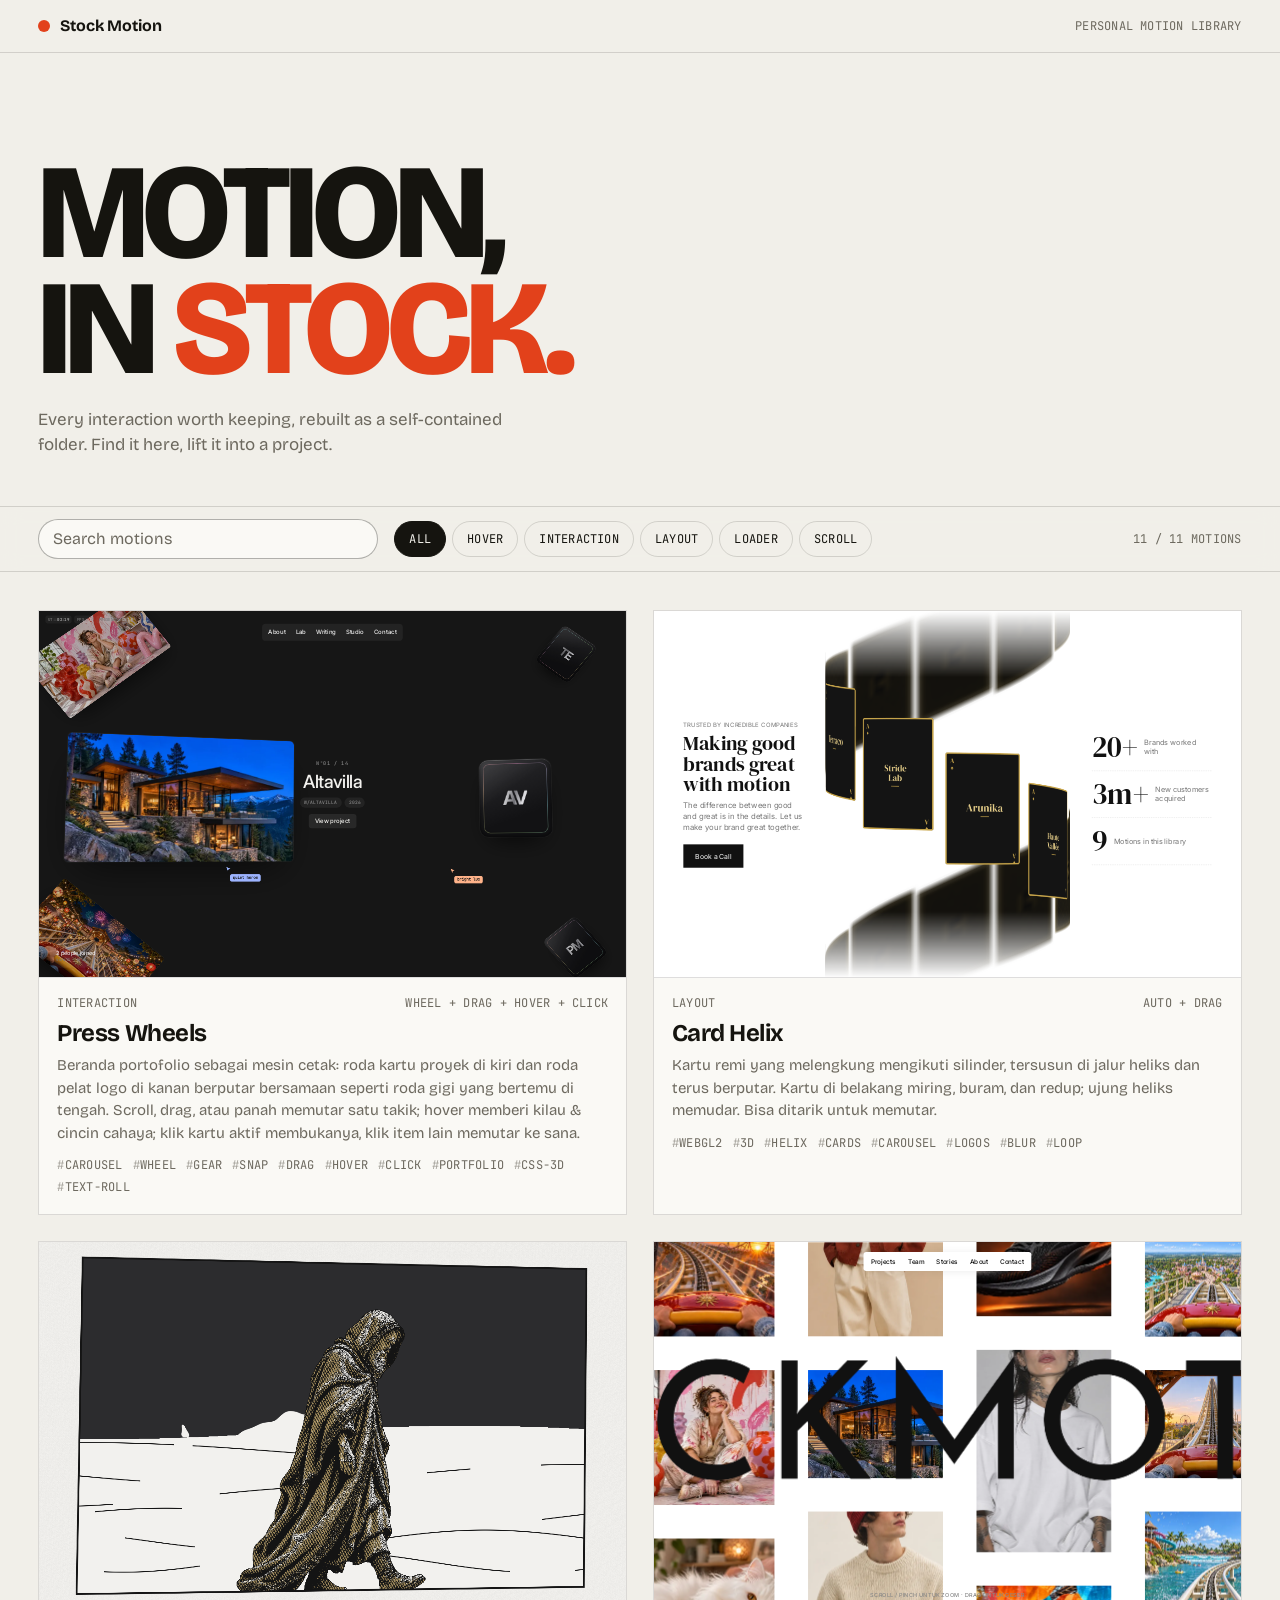
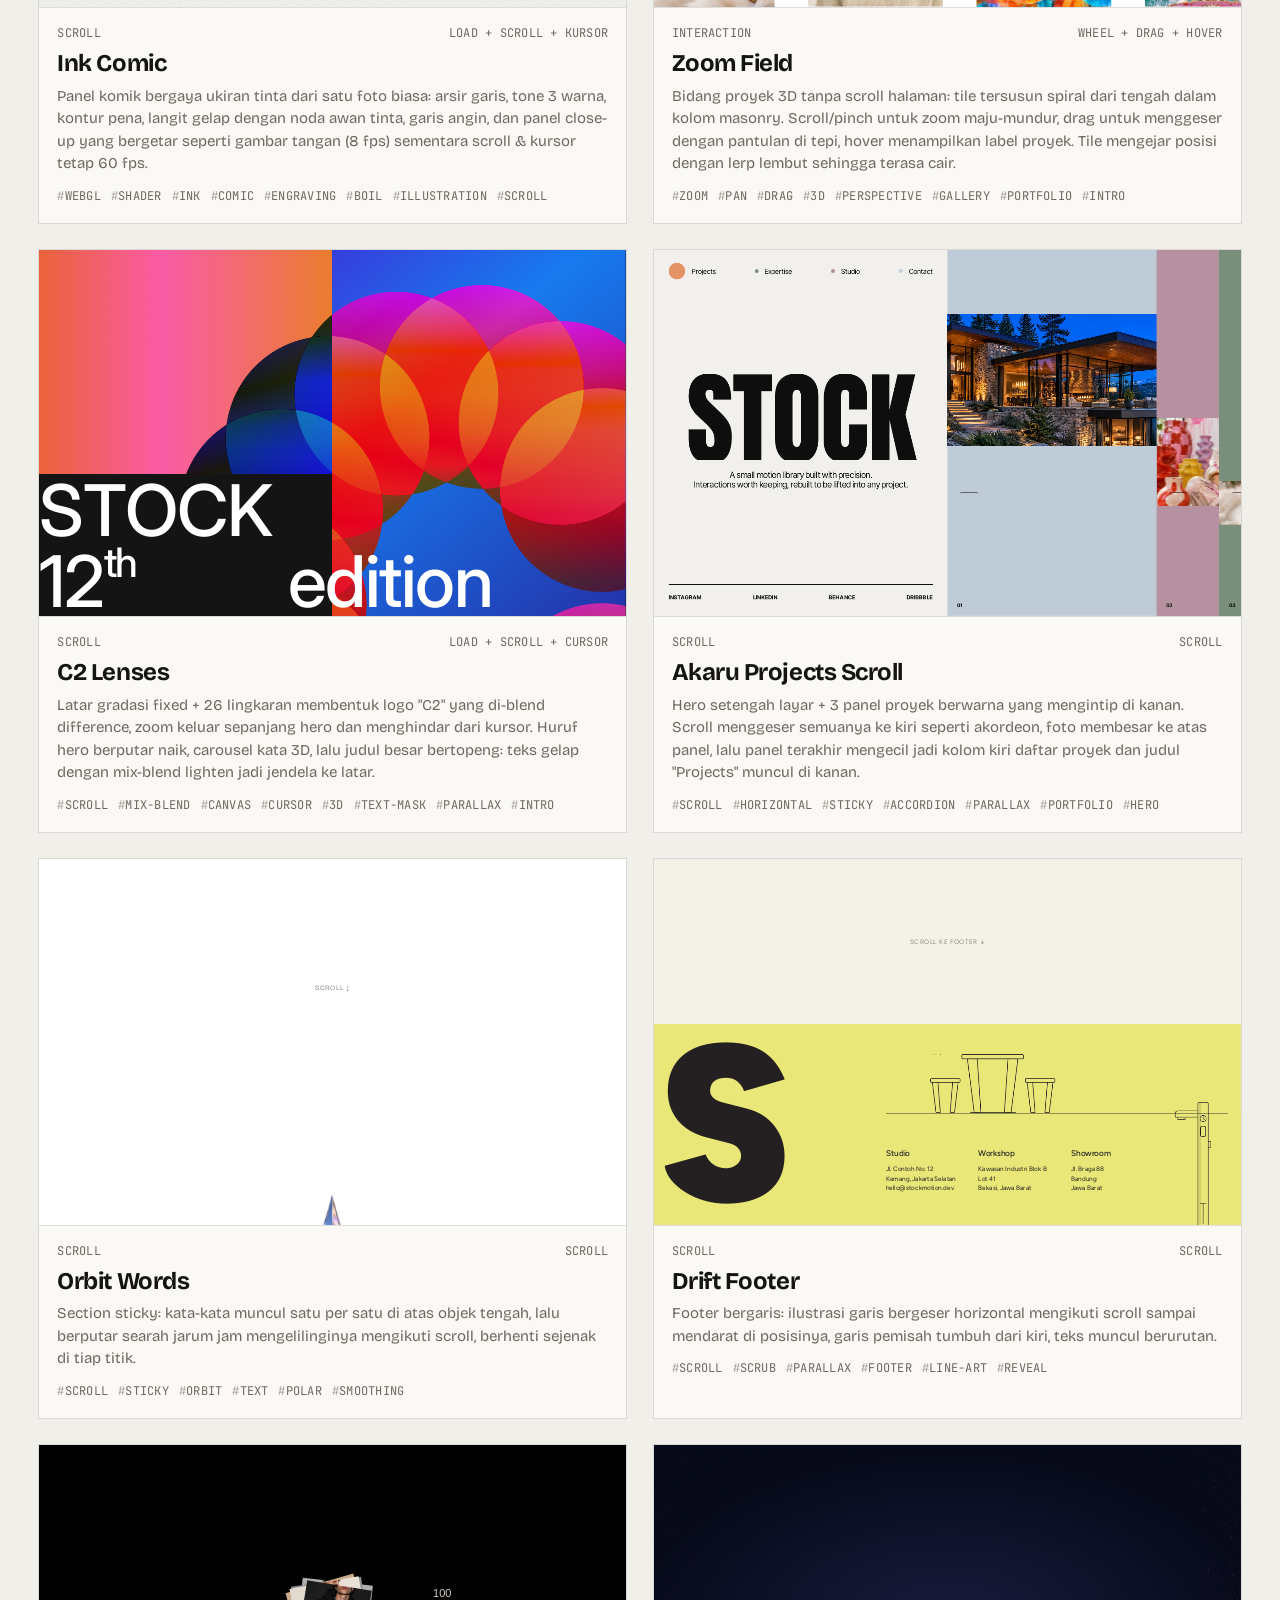
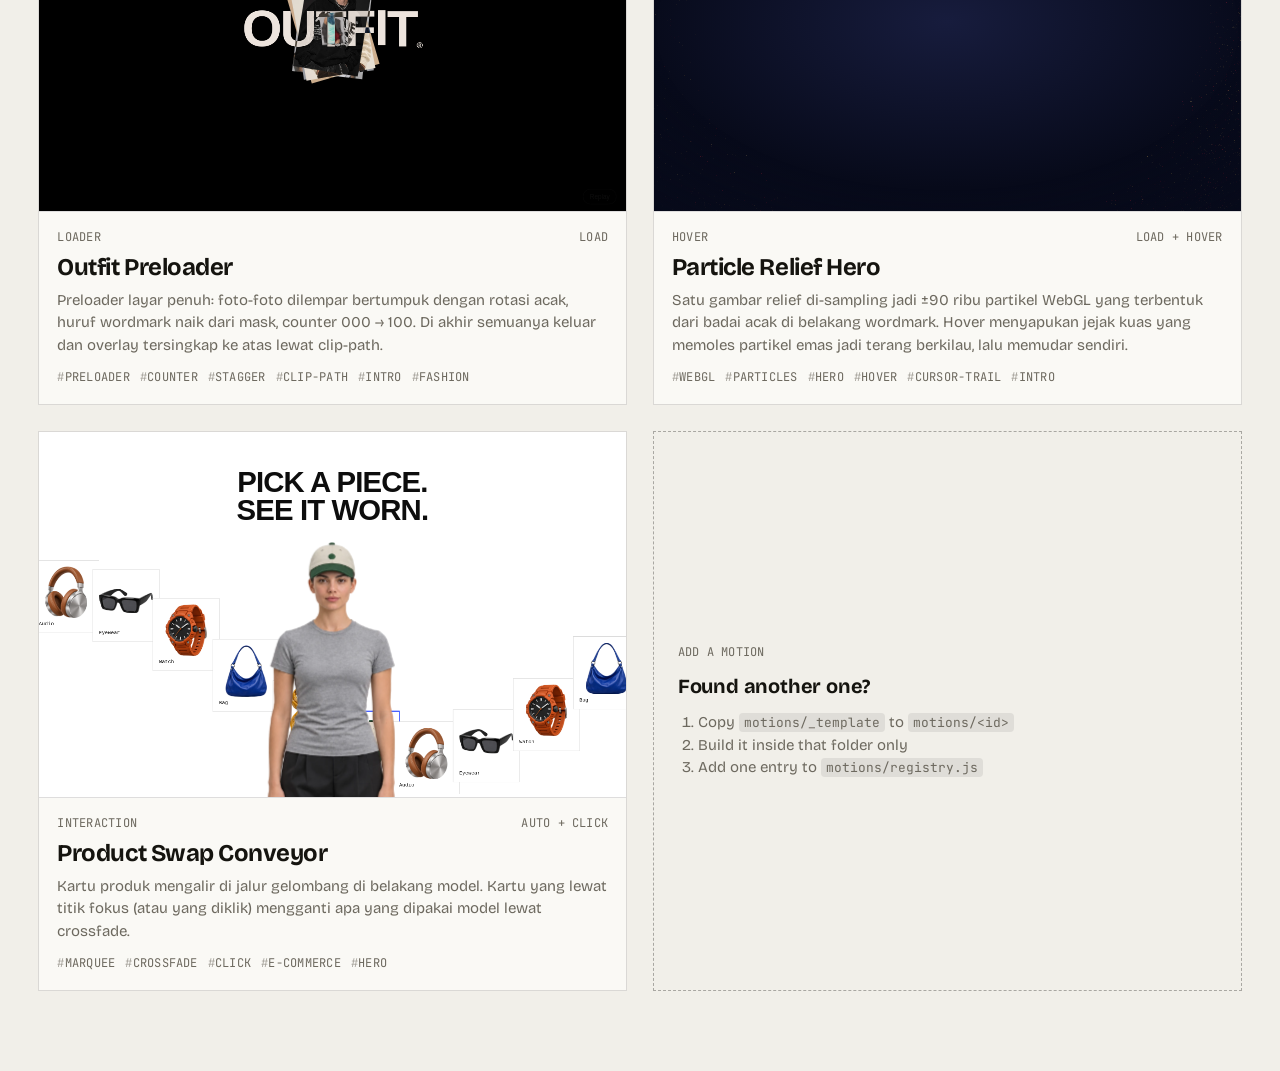
<file: index.html>
<!doctype html>
<html lang="en">
<head>
  <meta charset="utf-8">
  <meta name="viewport" content="width=device-width, initial-scale=1">
  <title>Stock Motion</title>
  <link rel="preconnect" href="https://fonts.googleapis.com">
  <link rel="preconnect" href="https://fonts.gstatic.com" crossorigin>
  <link href="https://fonts.googleapis.com/css2?family=Bricolage+Grotesque:opsz,wght@12..96,400;12..96,700;12..96,800&family=JetBrains+Mono:wght@400;500&display=swap" rel="stylesheet">
  <link rel="stylesheet" href="assets/css/site.css">
</head>
<body>
  <header class="bar">
    <a class="bar__brand" href="index.html"><span class="bar__mark" aria-hidden="true"></span>Stock Motion</a>
    <span class="mono muted">Personal motion library</span>
  </header>

  <main>
    <section class="hero">
      <h1>Motion,<br>in <em>stock.</em></h1>
      <p>Every interaction worth keeping, rebuilt as a self-contained folder. Find it here, lift it into a project.</p>
    </section>

    <div class="tools">
      <input class="search" id="search" type="search" placeholder="Search motions" aria-label="Search motions" autocomplete="off">
      <div class="filters" id="filters" role="group" aria-label="Filter by category"></div>
      <span class="tools__count mono" id="count" aria-live="polite"></span>
    </div>

    <section class="grid" id="grid" aria-label="Motions"></section>
  </main>

  <script src="motions/registry.js"></script>
  <script src="assets/js/library.js"></script>
</body>
</html>
</file>
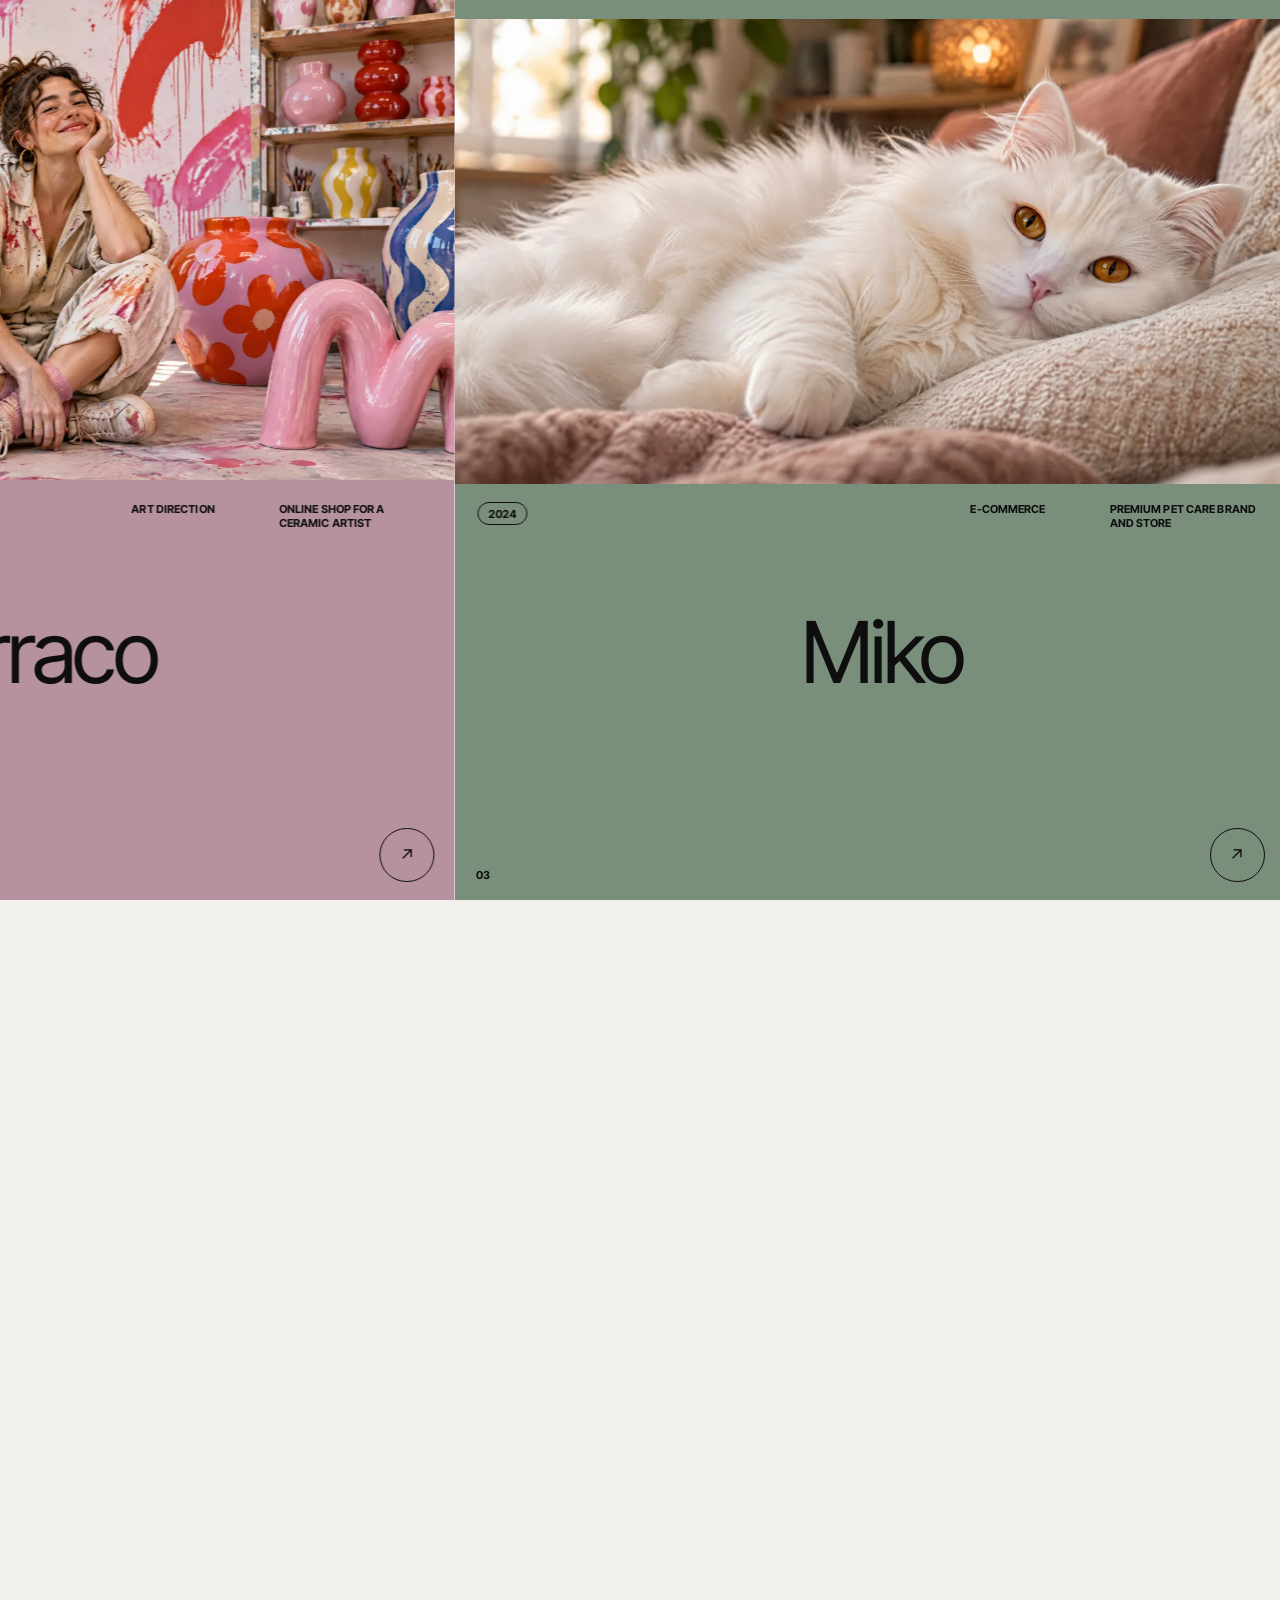
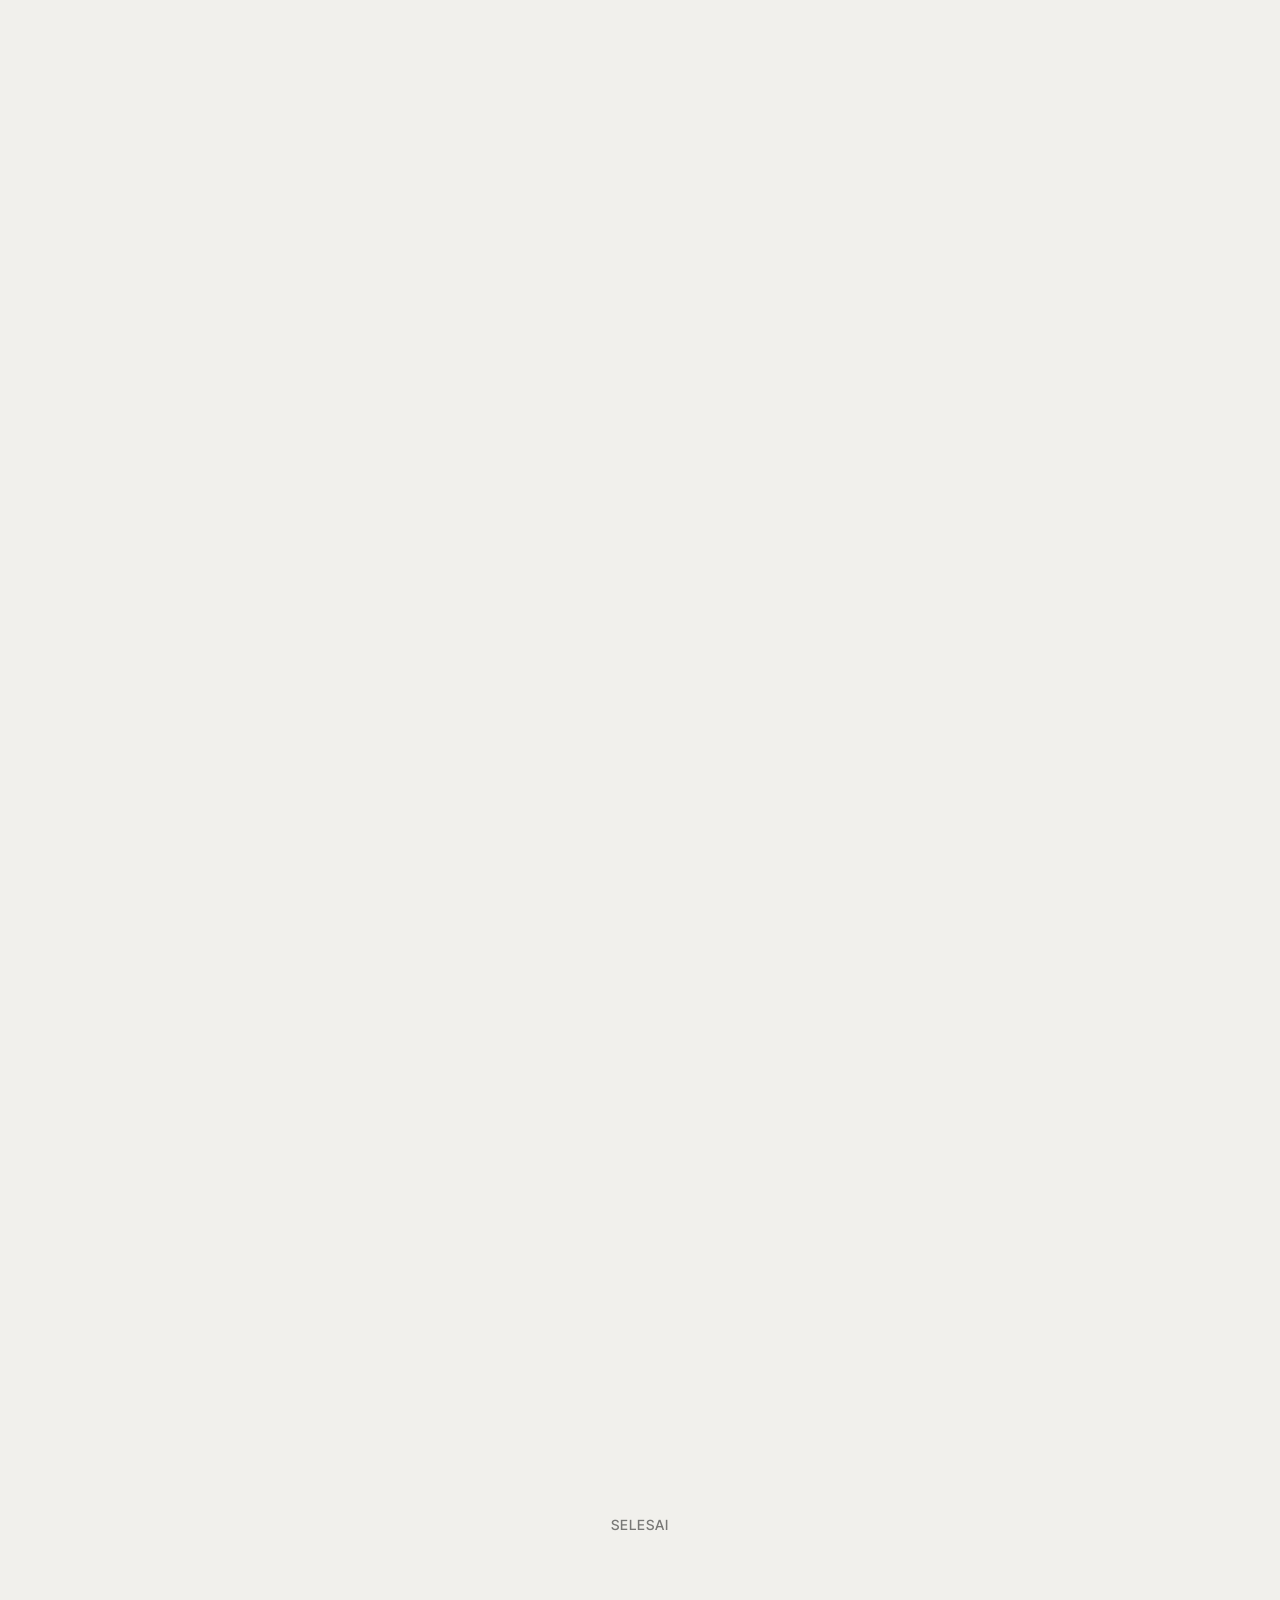
<file: motions/akaru-projects/index.html>
<!doctype html>
<html lang="en">
<head>
  <meta charset="utf-8">
  <meta name="viewport" content="width=device-width, initial-scale=1">
  <title>Akaru Projects Scroll — Stock Motion</title>
  <link rel="preconnect" href="https://fonts.googleapis.com">
  <link rel="preconnect" href="https://fonts.gstatic.com" crossorigin>
  <link href="https://fonts.googleapis.com/css2?family=Anton&family=Inter+Tight:wght@400;500;700&display=swap" rel="stylesheet">
  <link rel="stylesheet" href="motion.css">
  <style>
    html, body { margin: 0; background: #f1f0ec; }
    .demo-end { height: 60vh; display: grid; place-items: center; font: 500 14px "Inter Tight", sans-serif; letter-spacing: .08em; text-transform: uppercase; opacity: .5; }
  </style>
</head>
<body>

  <!-- ====== MOTION: mulai salin dari sini ====== -->
  <section class="ak" data-motion>
    <div class="ak__sticky">

      <div class="ak__track">
        <header class="ak__hero">
          <nav class="ak__nav">
            <a href="#"><i></i>Projects</a>
            <a href="#"><i style="--c:#798e7b"></i>Expertise</a>
            <a href="#"><i style="--c:#b692a1"></i>Studio</a>
            <a href="#"><i style="--c:#bfccd8"></i>Contact</a>
          </nav>
          <h1 class="ak__word"><span style="--j:0">STOCK</span></h1>
          <p class="ak__intro">A small motion library built with precision.<br>Interactions worth keeping, rebuilt to be lifted into any project.</p>
          <div class="ak__social"><a href="#">INSTAGRAM</a><a href="#">LINKEDIN</a><a href="#">BEHANCE</a><a href="#">DRIBBBLE</a></div>
        </header>

        <article class="ak__feat" style="--i:0; --c:#bfccd8">
          <div class="ak__featIntro">
            <div class="ak__featBg"></div>
            <a class="ak__featImg" href="#"><img src="assets/0-villa.webp" alt=""></a>
            <div class="ak__featContent">
              <div class="ak__featHead"><span class="ak__pill">2025</span><span class="ak__featDetails"><span>Architecture</span><span>Showcase site for a hillside villa studio</span></span></div>
              <div class="ak__featTitle"><span>Altavilla</span></div>
              <span class="ak__featIndex">01</span>
              <a class="ak__featBtn" href="#">↗</a>
            </div>
          </div>
        </article>

        <article class="ak__feat" style="--i:1; --c:#b692a1">
          <div class="ak__featIntro">
            <div class="ak__featBg"></div>
            <a class="ak__featImg" href="#"><img src="assets/1-ceramics.webp" alt=""></a>
            <div class="ak__featContent">
              <div class="ak__featHead"><span class="ak__pill">2025</span><span class="ak__featDetails"><span>Art direction</span><span>Online shop for a ceramic artist</span></span></div>
              <div class="ak__featTitle"><span>Terraco</span></div>
              <span class="ak__featIndex">02</span>
              <a class="ak__featBtn" href="#">↗</a>
            </div>
          </div>
        </article>

        <article class="ak__feat" style="--i:2; --c:#798e7b">
          <div class="ak__featIntro">
            <div class="ak__featBg"></div>
            <a class="ak__featImg" href="#"><img src="assets/2-cat.webp" alt=""></a>
            <div class="ak__featContent">
              <div class="ak__featHead"><span class="ak__pill">2024</span><span class="ak__featDetails"><span>E-commerce</span><span>Premium pet care brand and store</span></span></div>
              <div class="ak__featTitle"><span>Miko</span></div>
              <span class="ak__featIndex">03</span>
              <a class="ak__featBtn" href="#">↗</a>
            </div>
          </div>
        </article>
      </div>

      <div class="ak__list">
        <a class="ak__card" href="#"><div class="ak__cardInner"><img src="assets/3-sneaker.webp" alt="">
          <div class="ak__cardMeta"><span>Product design</span><span class="ak__pill">2025</span></div>
          <div class="ak__cardTitle">Stride Lab</div><span class="ak__cardBtn">↗</span></div></a>
        <a class="ak__card" href="#"><div class="ak__cardInner"><img src="assets/4-ledwall.webp" alt="">
          <div class="ak__cardMeta"><span>Installation</span><span class="ak__pill">2024</span></div>
          <div class="ak__cardTitle">Datafield</div><span class="ak__cardBtn">↗</span></div></a>
        <a class="ak__card" href="#"><div class="ak__cardInner"><img src="assets/5-valley.webp" alt="">
          <div class="ak__cardMeta"><span>Tourism</span><span class="ak__pill">2024</span></div>
          <div class="ak__cardTitle">Haute Vallée</div><span class="ak__cardBtn">↗</span></div></a>
        <a class="ak__card" href="#"><div class="ak__cardInner"><img src="assets/0-villa.webp" alt="">
          <div class="ak__cardMeta"><span>Architecture</span><span class="ak__pill">2023</span></div>
          <div class="ak__cardTitle">Altavilla</div><span class="ak__cardBtn">↗</span></div></a>
      </div>

      <div class="ak__desc">
        <h2 class="ak__descTitle"><span>Projects</span></h2>
        <ul class="ak__skills">
          <li class="ak__skill"><span><b style="--d:.2">00</b></span><span class="--text"><b style="--d:.25">Visual identity, brand guidelines, logo</b></span><i class="ak__skillLine"></i></li>
          <li class="ak__skill"><span><b style="--d:.35">01</b></span><span class="--text"><b style="--d:.4">Custom showcase websites</b></span><i class="ak__skillLine"></i></li>
          <li class="ak__skill"><span><b style="--d:.5">02</b></span><span class="--text"><b style="--d:.55">Art direction, web design, UX &amp; UI</b></span><i class="ak__skillLine"></i></li>
          <li class="ak__skill"><span><b style="--d:.65">03</b></span><span class="--text"><b style="--d:.7">E-commerce &amp; sales platforms</b></span><i class="ak__skillLine"></i></li>
        </ul>
        <p class="ak__descText"><span style="--d:.4">Creation and craft sit at the heart of the process —</span> <span style="--d:.48">doing things differently, always made to measure.</span> <span style="--d:.56">No to the already done, already seen, already read.</span></p>
      </div>

    </div>
  </section>
  <!-- ====== MOTION: sampai sini ====== -->

  <div class="demo-end">Selesai</div>

  <script src="motion.js"></script>
  <script>
    window.akaru = AkaruProjects.mount(document.querySelector("[data-motion]"));
  </script>
</body>
</html>
</file>
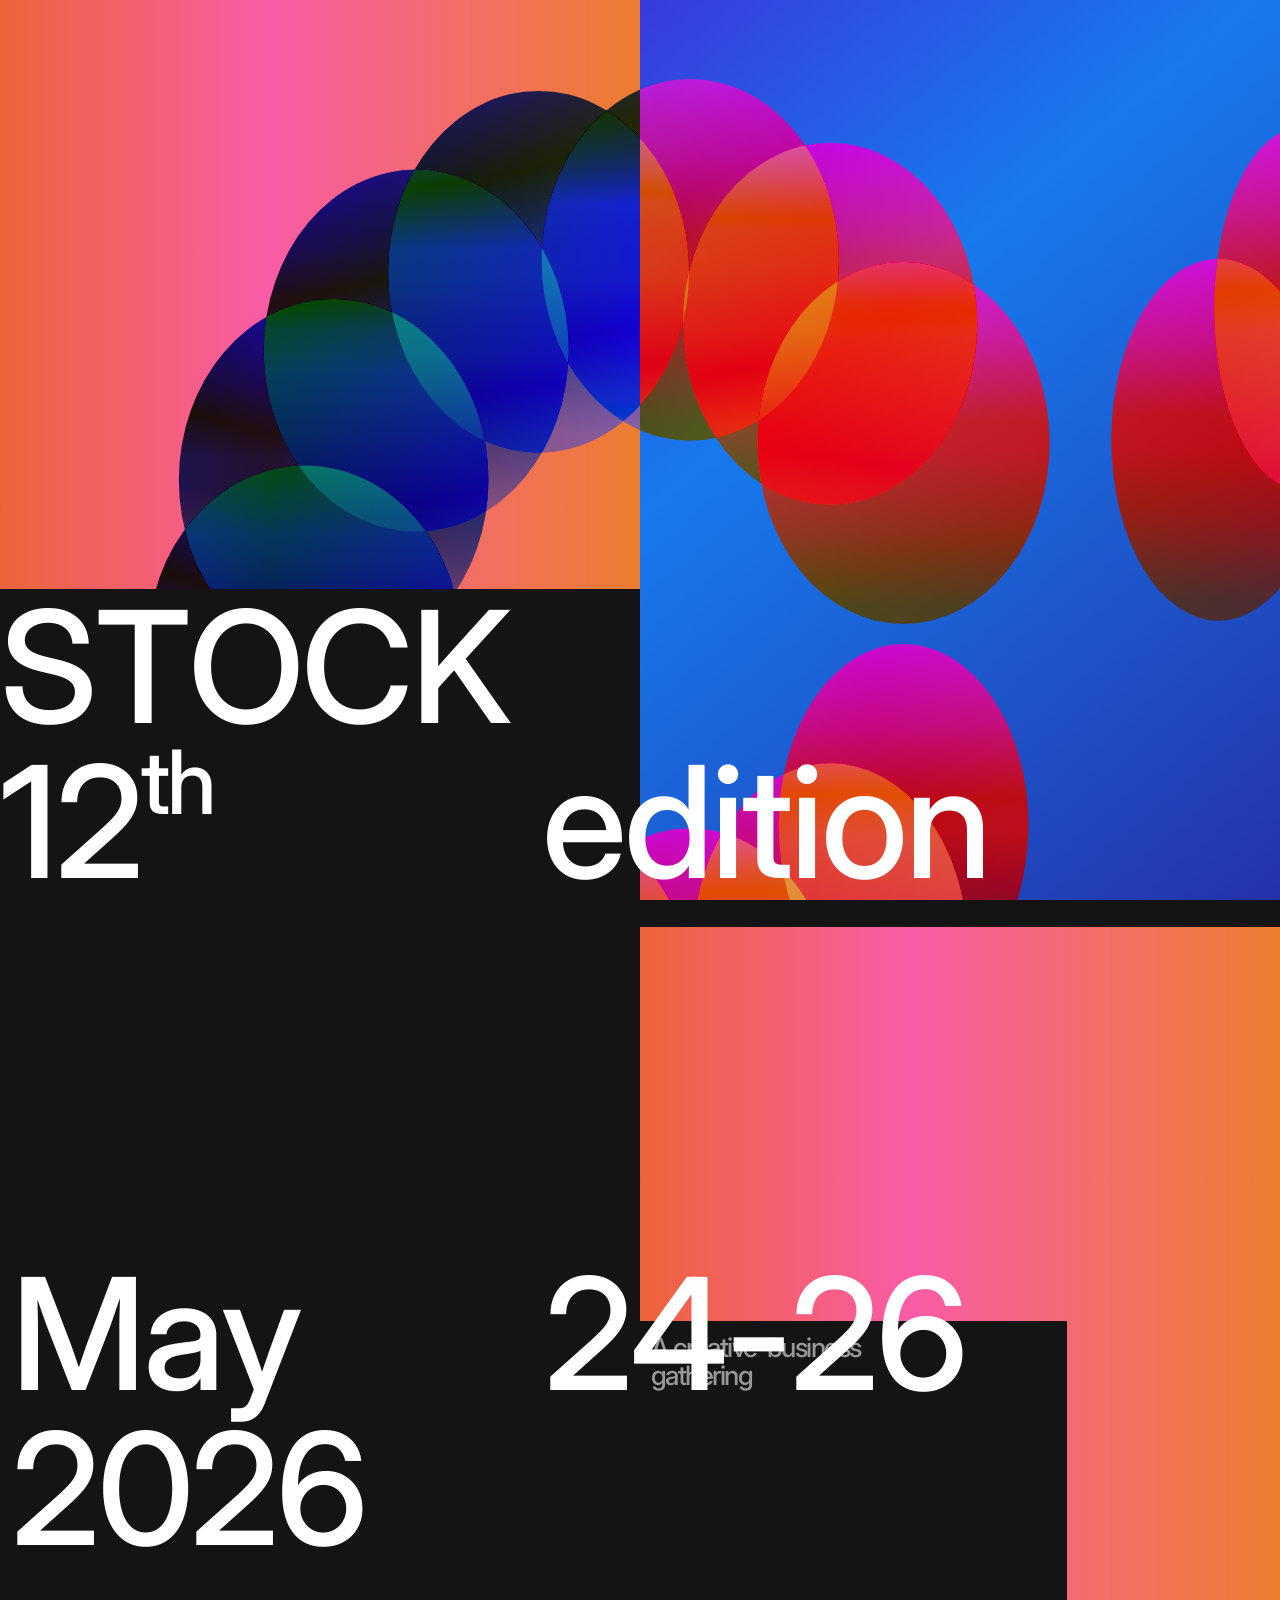
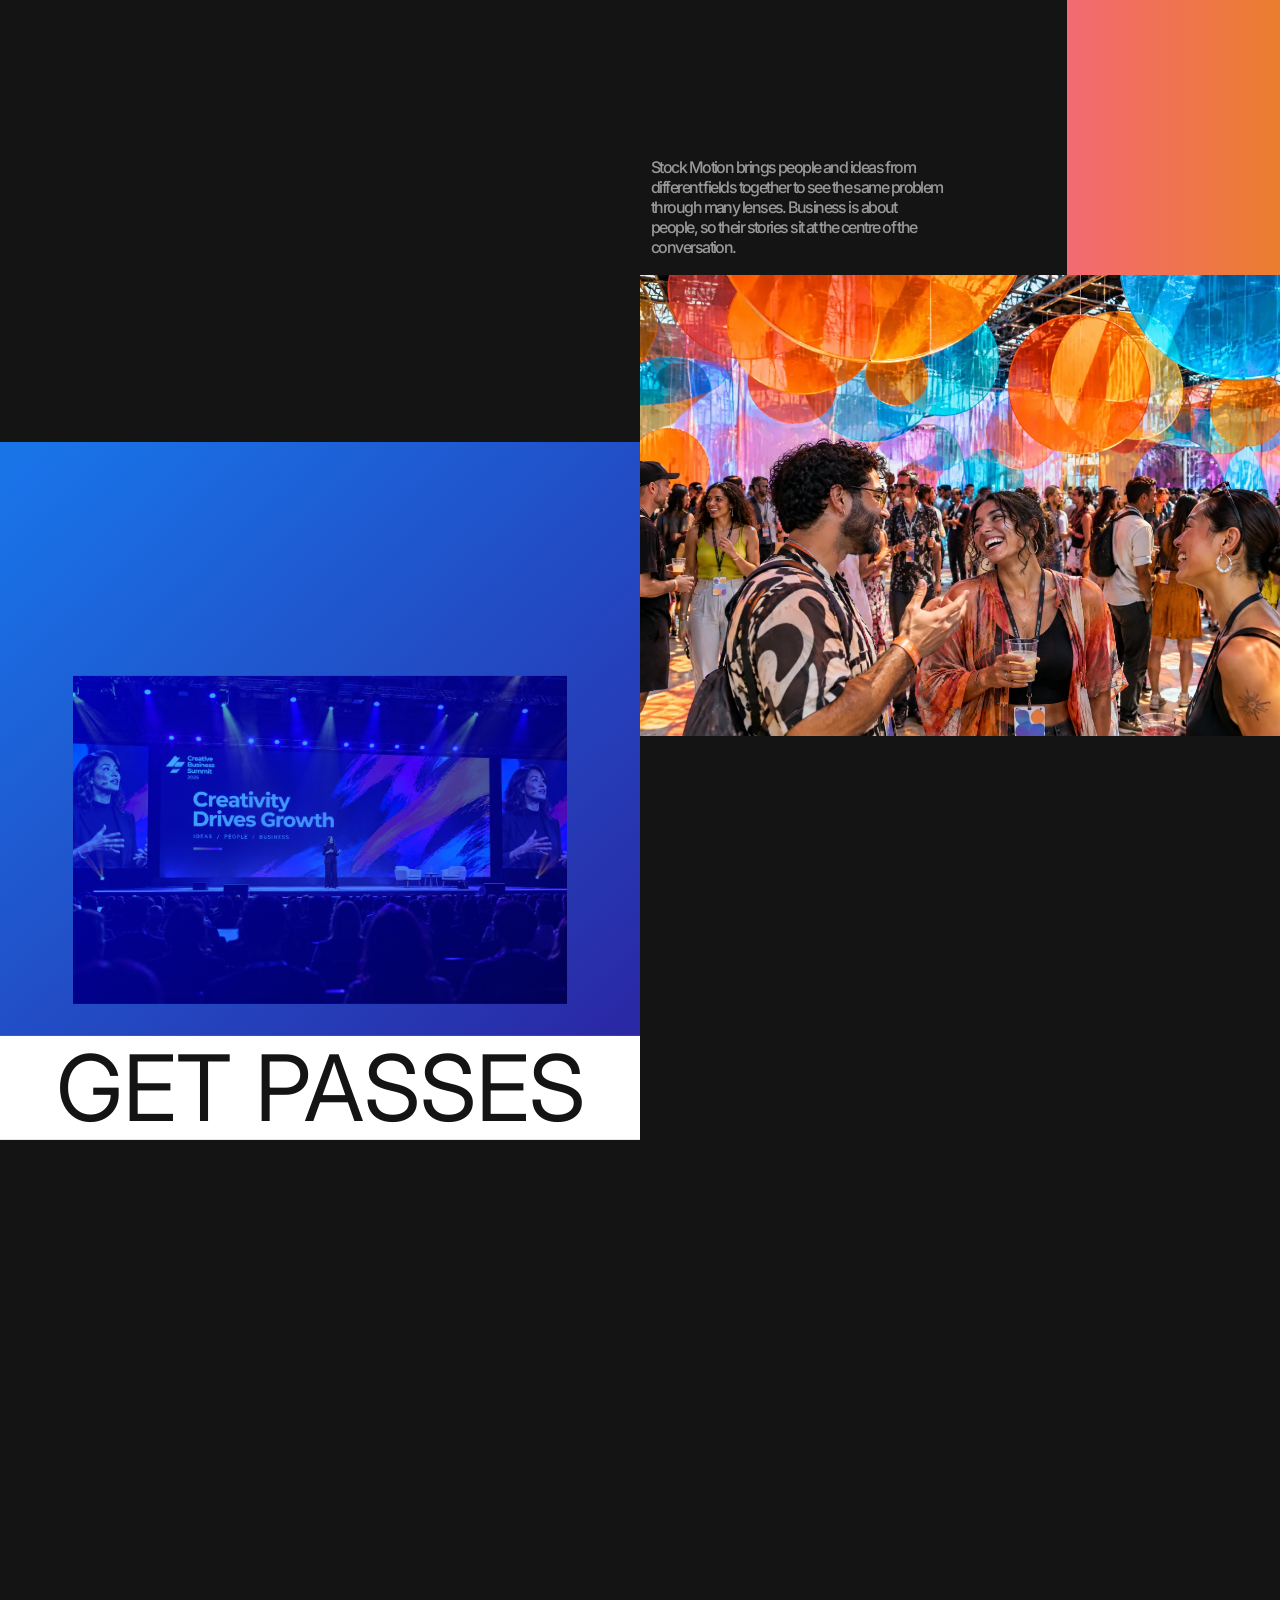
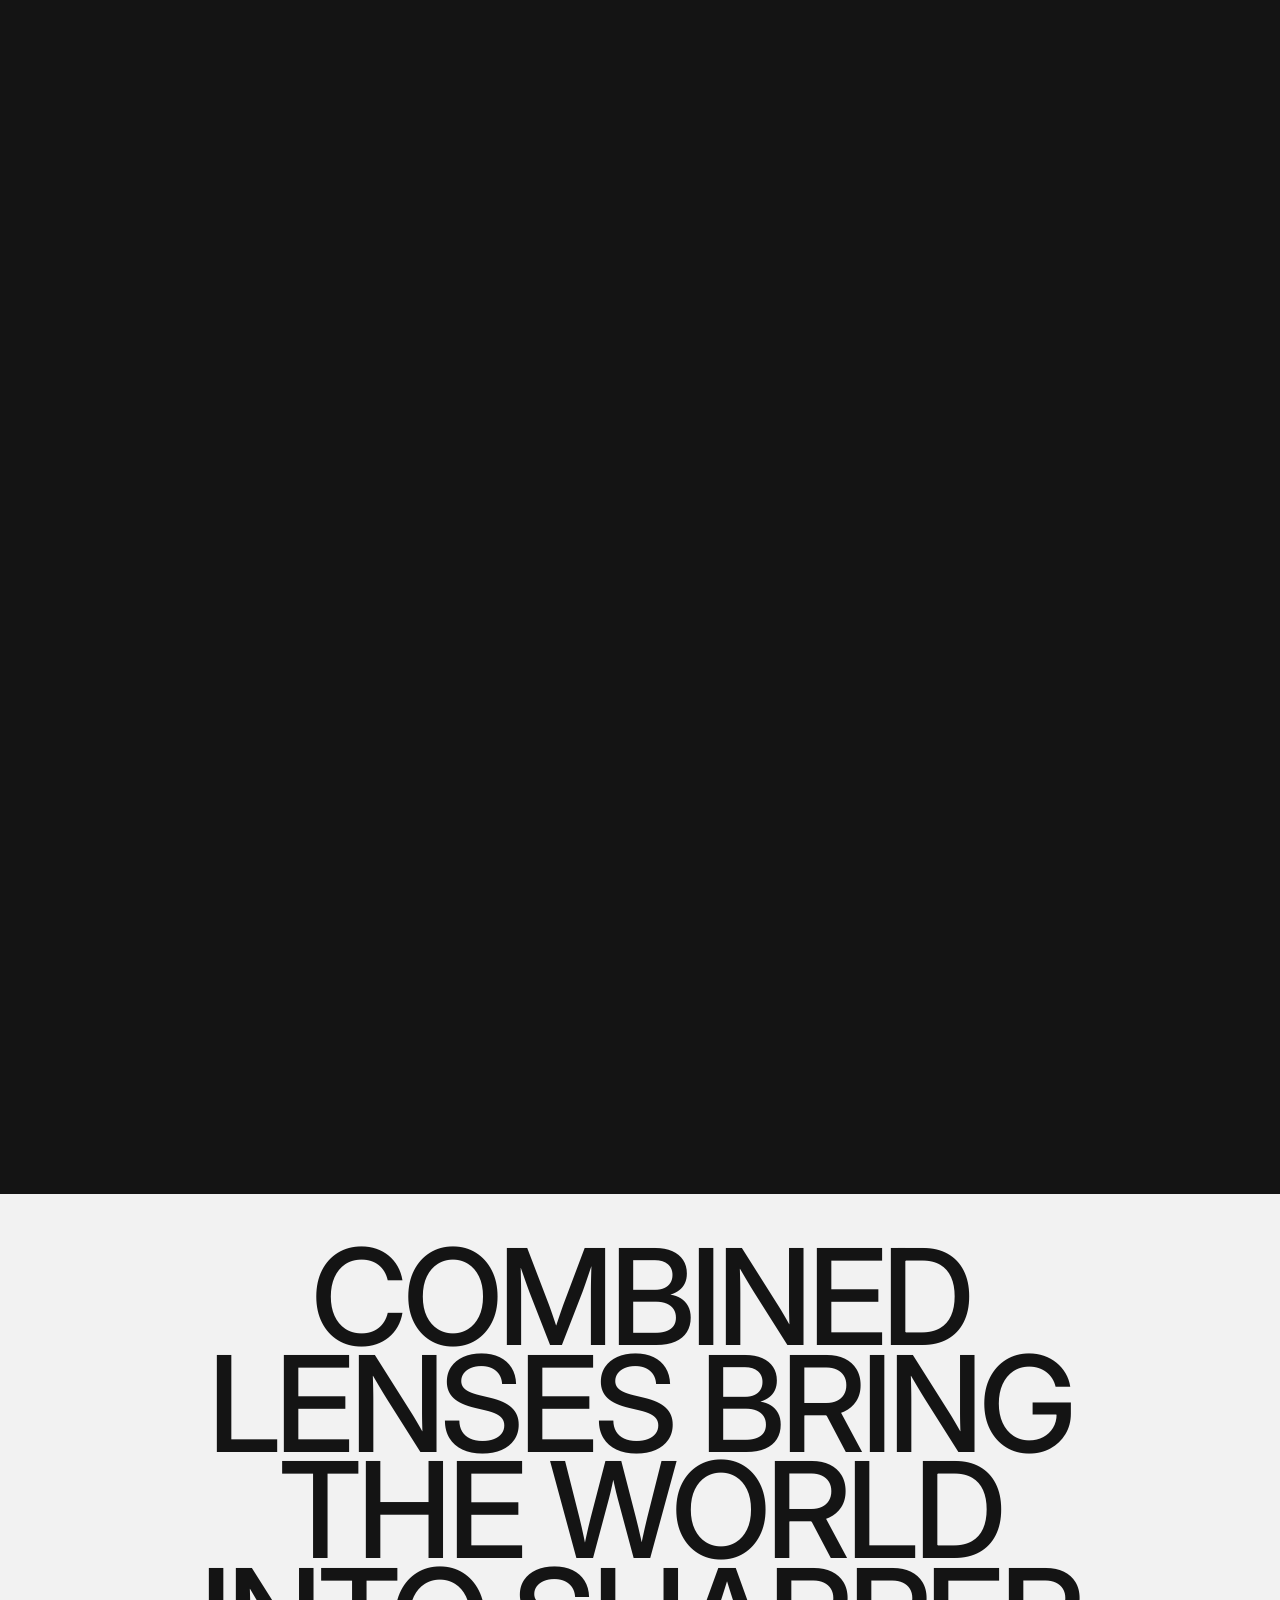
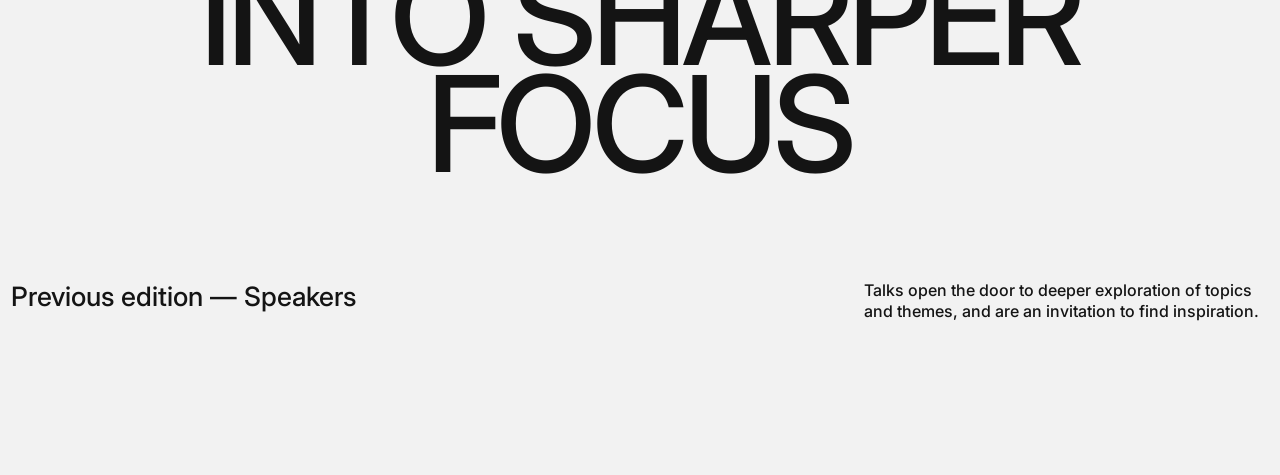
<file: motions/c2-lenses/index.html>
<!doctype html>
<html lang="en">
<head>
  <meta charset="utf-8">
  <meta name="viewport" content="width=device-width, initial-scale=1">
  <title>C2 Lenses — Stock Motion</title>
  <link rel="preconnect" href="https://fonts.googleapis.com">
  <link rel="preconnect" href="https://fonts.gstatic.com" crossorigin>
  <link href="https://fonts.googleapis.com/css2?family=Inter:wght@400;500&display=swap" rel="stylesheet">
  <link rel="stylesheet" href="motion.css">
  <style>html, body { margin: 0; background: #141414; overflow-x: hidden; }</style>
</head>
<body>

  <!-- ====== MOTION: mulai salin dari sini ====== -->
  <div class="c2" data-motion>
    <div class="c2__bg" aria-hidden="true">
      <div class="c2__bgBlue"><span></span></div>
      <div class="c2__bgPeach"><span></span></div>
    </div>
    <div class="c2__logo" aria-hidden="true"><canvas></canvas></div>

    <section class="c2__hero">
      <h1 class="c2__title">
        <span class="c2__line"><span data-split="0.15">STOCK</span><div class="c2__black" aria-hidden="true"></div></span>
        <span class="c2__line"><span data-split="0.3">12</span><sup><span data-split="0.4">th</span></sup></span>
        <span class="c2__line"><span data-split="0.45">edition</span></span>
      </h1>

      <div class="c2__date">
        <span class="c2__line"><span data-split="0">May</span></span>
        <span class="c2__line"><span data-split="0.15">24-26</span></span>
        <span class="c2__line"><span data-split="0.3">2026</span></span>

        <div class="c2__grad" aria-hidden="true"></div>
        <div class="c2__hl">
          <h2>A creative-business gathering</h2>
          <p>Stock Motion brings people and ideas from different fields together to see the same problem through many lenses. Business is about people, so their stories sit at the centre of the conversation.</p>
        </div>
        <div class="c2__cta">
          <div class="c2__ctaFig"><img src="assets/keynote.webp" alt=""></div>
          <button class="c2__ctaBtn" type="button"><span>Get passes</span></button>
        </div>
        <div class="c2__video"><img src="assets/installation.webp" alt=""></div>
      </div>
    </section>

    <div class="c2__words">
      <div class="c2__wordsInner">
        <ul class="c2__wordsList">
          <li class="c2__word" data-split>Share.</li>
          <li class="c2__word" data-split>Connect.</li>
          <li class="c2__word" data-split>Learn.</li>
        </ul>
      </div>
    </div>

    <section class="c2__masked">
      <h2>Combined lenses bring the world into sharper focus</h2>
    </section>
    <section class="c2__after">
      <h3>Previous edition — Speakers</h3>
      <p>Talks open the door to deeper exploration of topics and themes, and are an invitation to find inspiration.</p>
    </section>
  </div>
  <!-- ====== MOTION: sampai sini ====== -->

  <script src="motion.js"></script>
  <script>
    window.c2 = C2Lenses.mount(document.querySelector("[data-motion]"));
  </script>
</body>
</html>
</file>
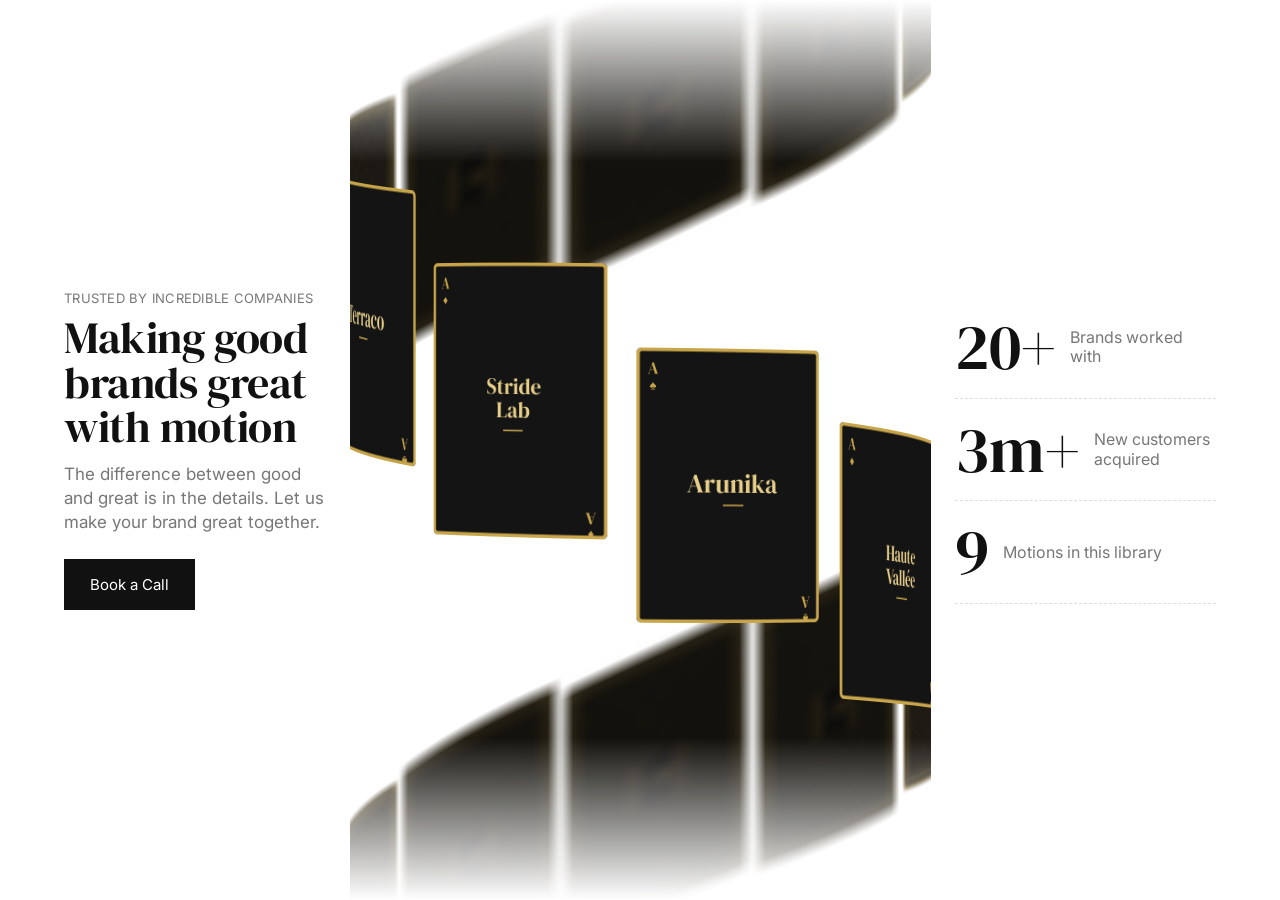
<file: motions/card-helix/index.html>
<!doctype html>
<html lang="en">
<head>
  <meta charset="utf-8">
  <meta name="viewport" content="width=device-width, initial-scale=1">
  <title>Card Helix — Stock Motion</title>
  <link rel="preconnect" href="https://fonts.googleapis.com">
  <link rel="preconnect" href="https://fonts.gstatic.com" crossorigin>
  <link href="https://fonts.googleapis.com/css2?family=DM+Serif+Display&family=Inter:wght@400;500&display=swap" rel="stylesheet">
  <link rel="stylesheet" href="motion.css">
  <style>
    html, body { margin: 0; background: #fff; color: #111; font-family: Inter, Helvetica, Arial, sans-serif; }
    .demo { display: grid; grid-template-columns: 1fr 581px 1fr; align-items: center; min-height: 100vh; gap: 24px; padding: 0 5vw; box-sizing: border-box; }
    .demo-left small { display: block; font-size: 13px; letter-spacing: .02em; text-transform: uppercase; color: #777; }
    .demo-left h2 { font: 400 clamp(32px, 3.4vw, 52px)/1.02 "DM Serif Display", Georgia, serif; margin: 10px 0 14px; letter-spacing: -0.01em; }
    .demo-left p { font-size: 17px; line-height: 1.4; color: #777; max-width: 30ch; margin: 0 0 24px; }
    .demo-left a { display: inline-block; background: #111; color: #fff; padding: 16px 26px; font-size: 15px; text-decoration: none; }
    .demo-helix { height: 100vh; }
    .demo-stats { list-style: none; margin: 0; padding: 0; justify-self: end; width: min(100%, 300px); }
    .demo-stats li { display: flex; align-items: center; gap: 14px; padding: 22px 0; border-bottom: 1px dashed #ddd; }
    .demo-stats b { font: 400 64px/0.9 "DM Serif Display", Georgia, serif; white-space: nowrap; }
    .demo-stats span { color: #777; font-size: 16px; line-height: 1.2; }
    @media (max-width: 1100px) { .demo { grid-template-columns: 1fr; padding: 40px 5vw; } .demo-helix { height: 80vh; } .demo-stats { justify-self: start; } }
  </style>
</head>
<body>
  <section class="demo">
    <div class="demo-left">
      <small>Trusted by incredible companies</small>
      <h2>Making good brands great with motion</h2>
      <p>The difference between good and great is in the details. Let us make your brand great together.</p>
      <a href="#">Book a Call</a>
    </div>

    <!-- ====== MOTION: mulai salin dari sini ====== -->
    <div class="demo-helix" data-motion></div>
    <!-- ====== MOTION: sampai sini ====== -->

    <ul class="demo-stats">
      <li><b>20+</b><span>Brands worked with</span></li>
      <li><b>3m+</b><span>New customers acquired</span></li>
      <li><b>9</b><span>Motions in this library</span></li>
    </ul>
  </section>

  <script src="motion.js"></script>
  <script>
    CardHelix.mount(document.querySelector("[data-motion]"), {
      items: [
        { label: "Arunika", suit: "♠" }, { label: "Stride Lab", suit: "♦" }, { label: "Terraco", suit: "♣" },
        { label: "Miko", suit: "♥" }, { label: "Lens Pavilion", suit: "♠" }, { label: "Haute Vallée", suit: "♦" }
      ],
      viewHeight: 900, radius: 300, cardWidth: 200, cardHeight: 280
    });
  </script>
</body>
</html>
</file>
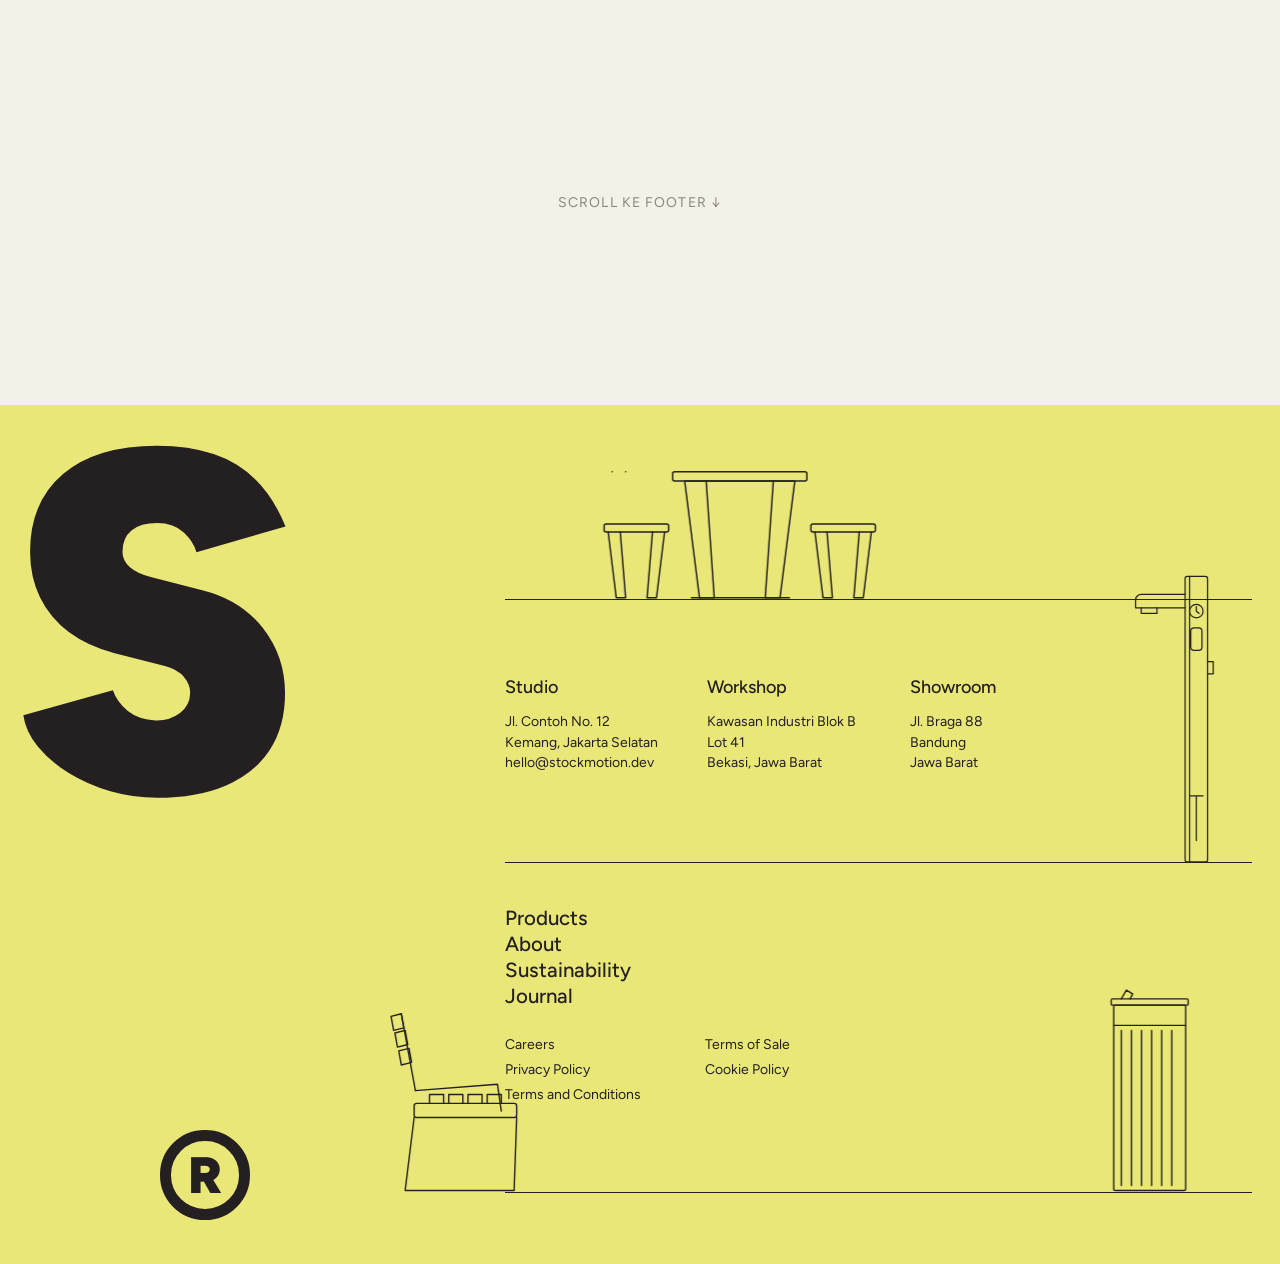
<file: motions/drift-footer/index.html>
<!doctype html>
<html lang="en">
<head>
  <meta charset="utf-8">
  <meta name="viewport" content="width=device-width, initial-scale=1">
  <title>Drift Footer — Stock Motion</title>
  <link rel="preconnect" href="https://fonts.googleapis.com">
  <link rel="preconnect" href="https://fonts.gstatic.com" crossorigin>
  <link href="https://fonts.googleapis.com/css2?family=Figtree:wght@400;500;900&display=swap" rel="stylesheet">
  <link rel="stylesheet" href="motion.css">
  <style>
    html, body { margin: 0; background: #f4f2e6; font-family: "Figtree", Helvetica, Arial, sans-serif; color: #241f21; }
    .demo-pad { height: 45vh; display: grid; place-items: center; font-size: 14px; letter-spacing: .08em; text-transform: uppercase; opacity: .5; }
  </style>
</head>
<body>
  <div class="demo-pad">Scroll ke footer ↓</div>

  <!-- ====== MOTION: mulai salin dari sini ====== -->
  <footer class="fd" data-motion>
    <div class="fd__grid">
      <div class="fd__brand" aria-hidden="true">
        <span class="fd__glyph">S</span>
        <span class="fd__reg">R</span>
      </div>

      <div class="fd__content">
        <div class="fd__row fd__row--top" data-fd-trigger>
          <img class="fd__art fd__art--table" src="assets/table.svg" alt="" data-fd-drift="-3vw,0vw" data-fd-range="1,0.45">
          <span class="fd__line" data-fd-line></span>
        </div>

        <div class="fd__row fd__row--info" data-fd-trigger>
          <div class="fd__cols" data-fd-reveal>
            <div><h5>Studio</h5><p>Jl. Contoh No. 12
Kemang, Jakarta Selatan
hello@stockmotion.dev</p></div>
            <div><h5>Workshop</h5><p>Kawasan Industri Blok B
Lot 41
Bekasi, Jawa Barat</p></div>
            <div><h5>Showroom</h5><p>Jl. Braga 88
Bandung
Jawa Barat</p></div>
          </div>
          <img class="fd__art fd__art--lamp" src="assets/lamp.svg" alt="" data-fd-drift="2vw,0vw" data-fd-range="1,0.55">
          <span class="fd__line" data-fd-line></span>
        </div>

        <div class="fd__row fd__row--links" data-fd-trigger>
          <img class="fd__art fd__art--bench" src="assets/bench.svg" alt="" data-fd-drift="-10%,10%" data-fd-range="1,1">
          <nav class="fd__links">
            <div class="fd__main" data-fd-reveal>
              <a href="#">Products</a><a href="#">About</a><a href="#">Sustainability</a><a href="#">Journal</a>
            </div>
            <div class="fd__sub" data-fd-reveal>
              <a href="#">Careers</a><a href="#">Privacy Policy</a><a href="#">Terms and Conditions</a>
            </div>
            <div class="fd__sub" data-fd-reveal>
              <a href="#">Terms of Sale</a><a href="#">Cookie Policy</a>
            </div>
          </nav>
          <img class="fd__art fd__art--bin" src="assets/bin.svg" alt="" data-fd-drift="100%,0%" data-fd-range="1,1">
          <span class="fd__line" data-fd-line></span>
        </div>

        <div class="fd__row fd__row--copy" data-fd-reveal>
          <span>© 2026 Stock Motion</span><span>Made with care</span>
        </div>
      </div>
    </div>
  </footer>
  <!-- ====== MOTION: sampai sini ====== -->

  <script src="motion.js"></script>
  <script>
    DriftFooter.mount(document.querySelector("[data-motion]"));
  </script>
</body>
</html>
</file>
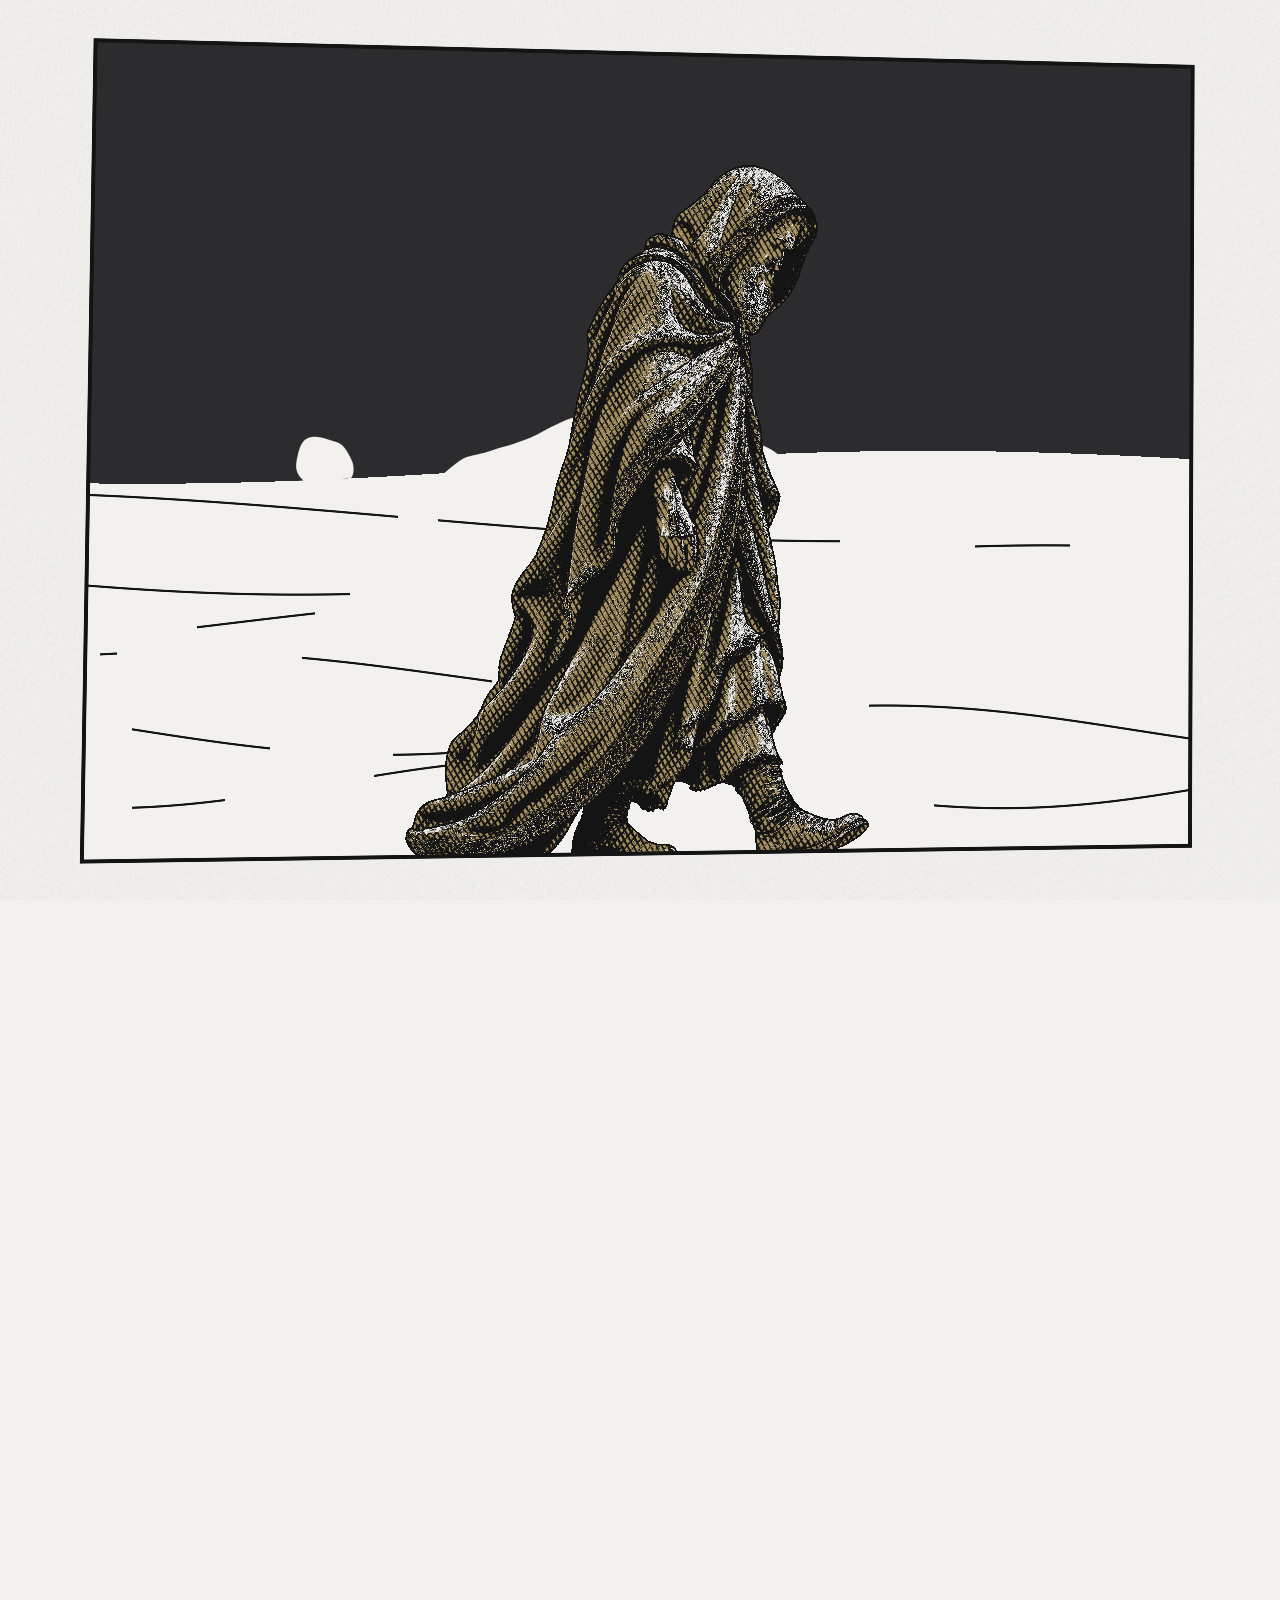
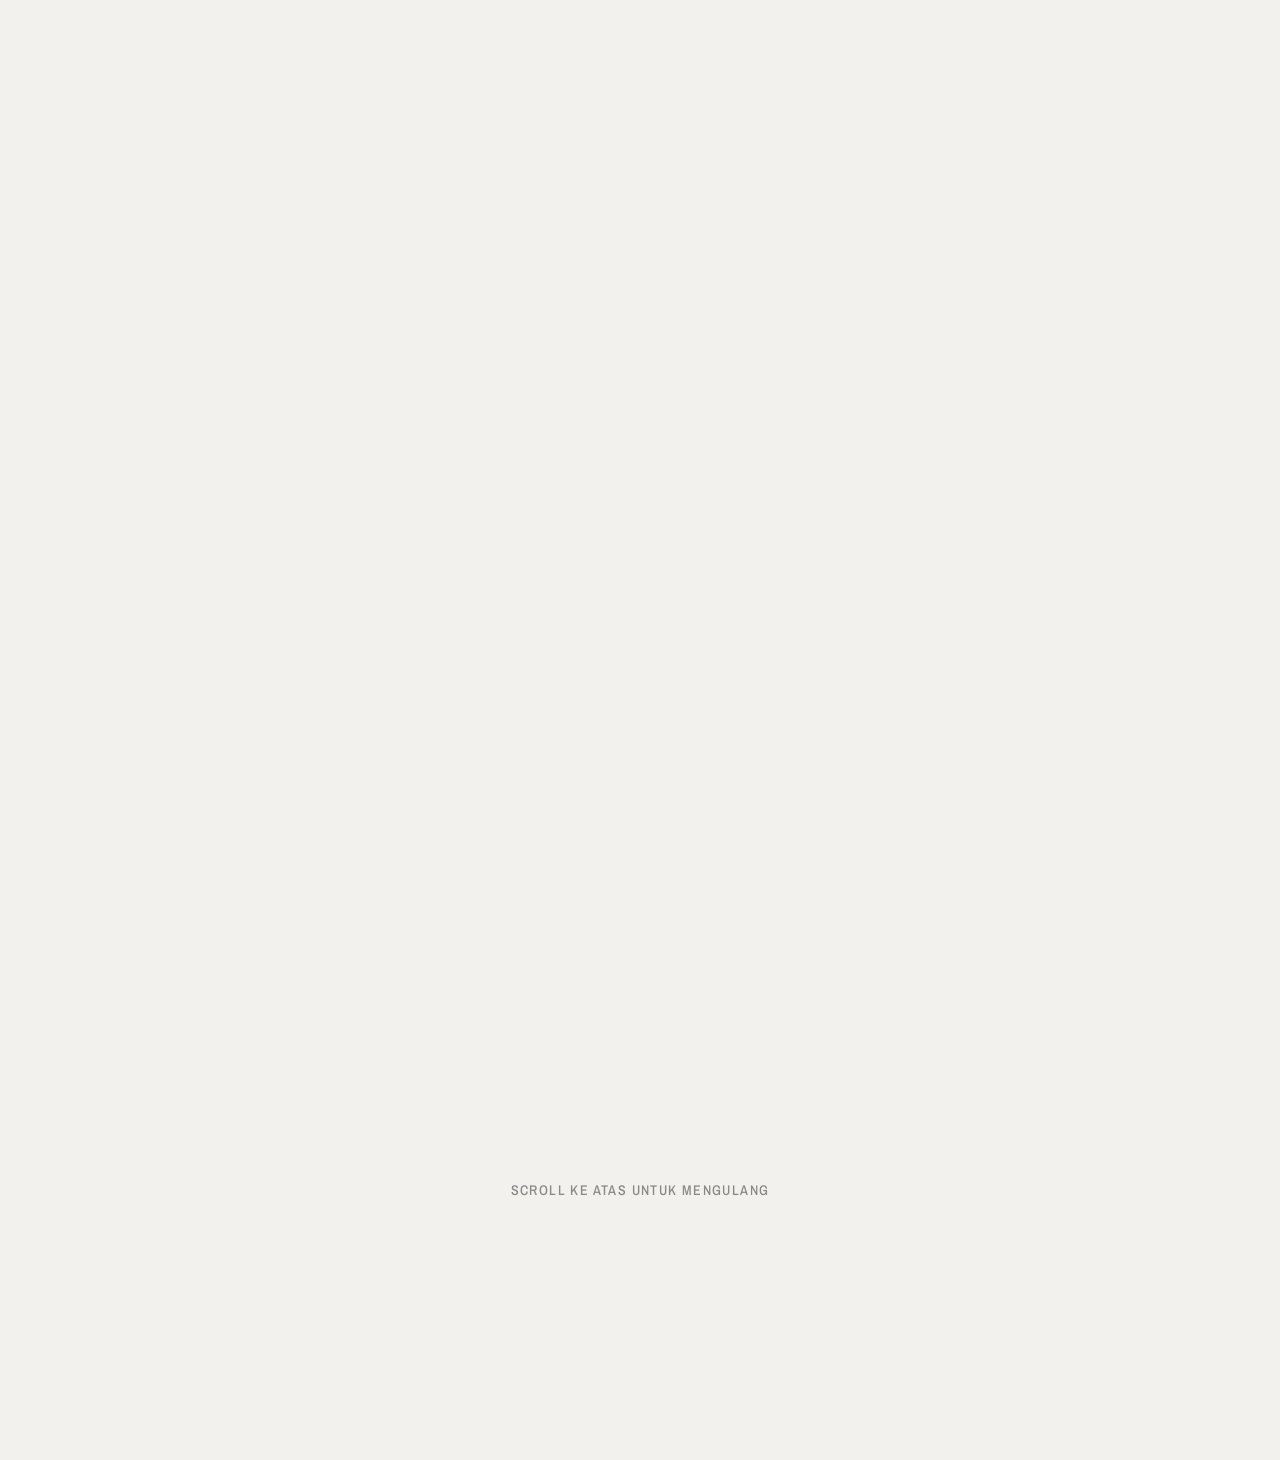
<file: motions/ink-comic/index.html>
<!doctype html>
<html lang="en">
<head>
  <meta charset="utf-8">
  <meta name="viewport" content="width=device-width, initial-scale=1">
  <title>Ink Comic — Stock Motion</title>
  <link rel="preconnect" href="https://fonts.googleapis.com">
  <link rel="preconnect" href="https://fonts.gstatic.com" crossorigin>
  <link href="https://fonts.googleapis.com/css2?family=Archivo+Narrow:wght@500&display=swap" rel="stylesheet">
  <link rel="stylesheet" href="motion.css">
  <style>
    html, body { margin: 0; background: #f2f1ee; }
    .demo-end { height: 60vh; display: grid; place-items: center; font: 500 14px "Archivo Narrow", sans-serif; letter-spacing: .1em; color: #888; }
  </style>
</head>
<body>

  <!-- ====== MOTION: mulai salin dari sini ====== -->
  <section class="ic" data-motion>
    <div class="ic__stage">
      <canvas class="ic__canvas"></canvas>
      <div class="ic__caption"></div>
    </div>
  </section>
  <!-- ====== MOTION: sampai sini ====== -->

  <div class="demo-end">SCROLL KE ATAS UNTUK MENGULANG</div>

  <script src="motion.js"></script>
  <script>
    window.ink = InkComic.mount(document.querySelector("[data-motion]"), {
      image: "assets/wanderer.webp"
    });
  </script>
</body>
</html>
</file>
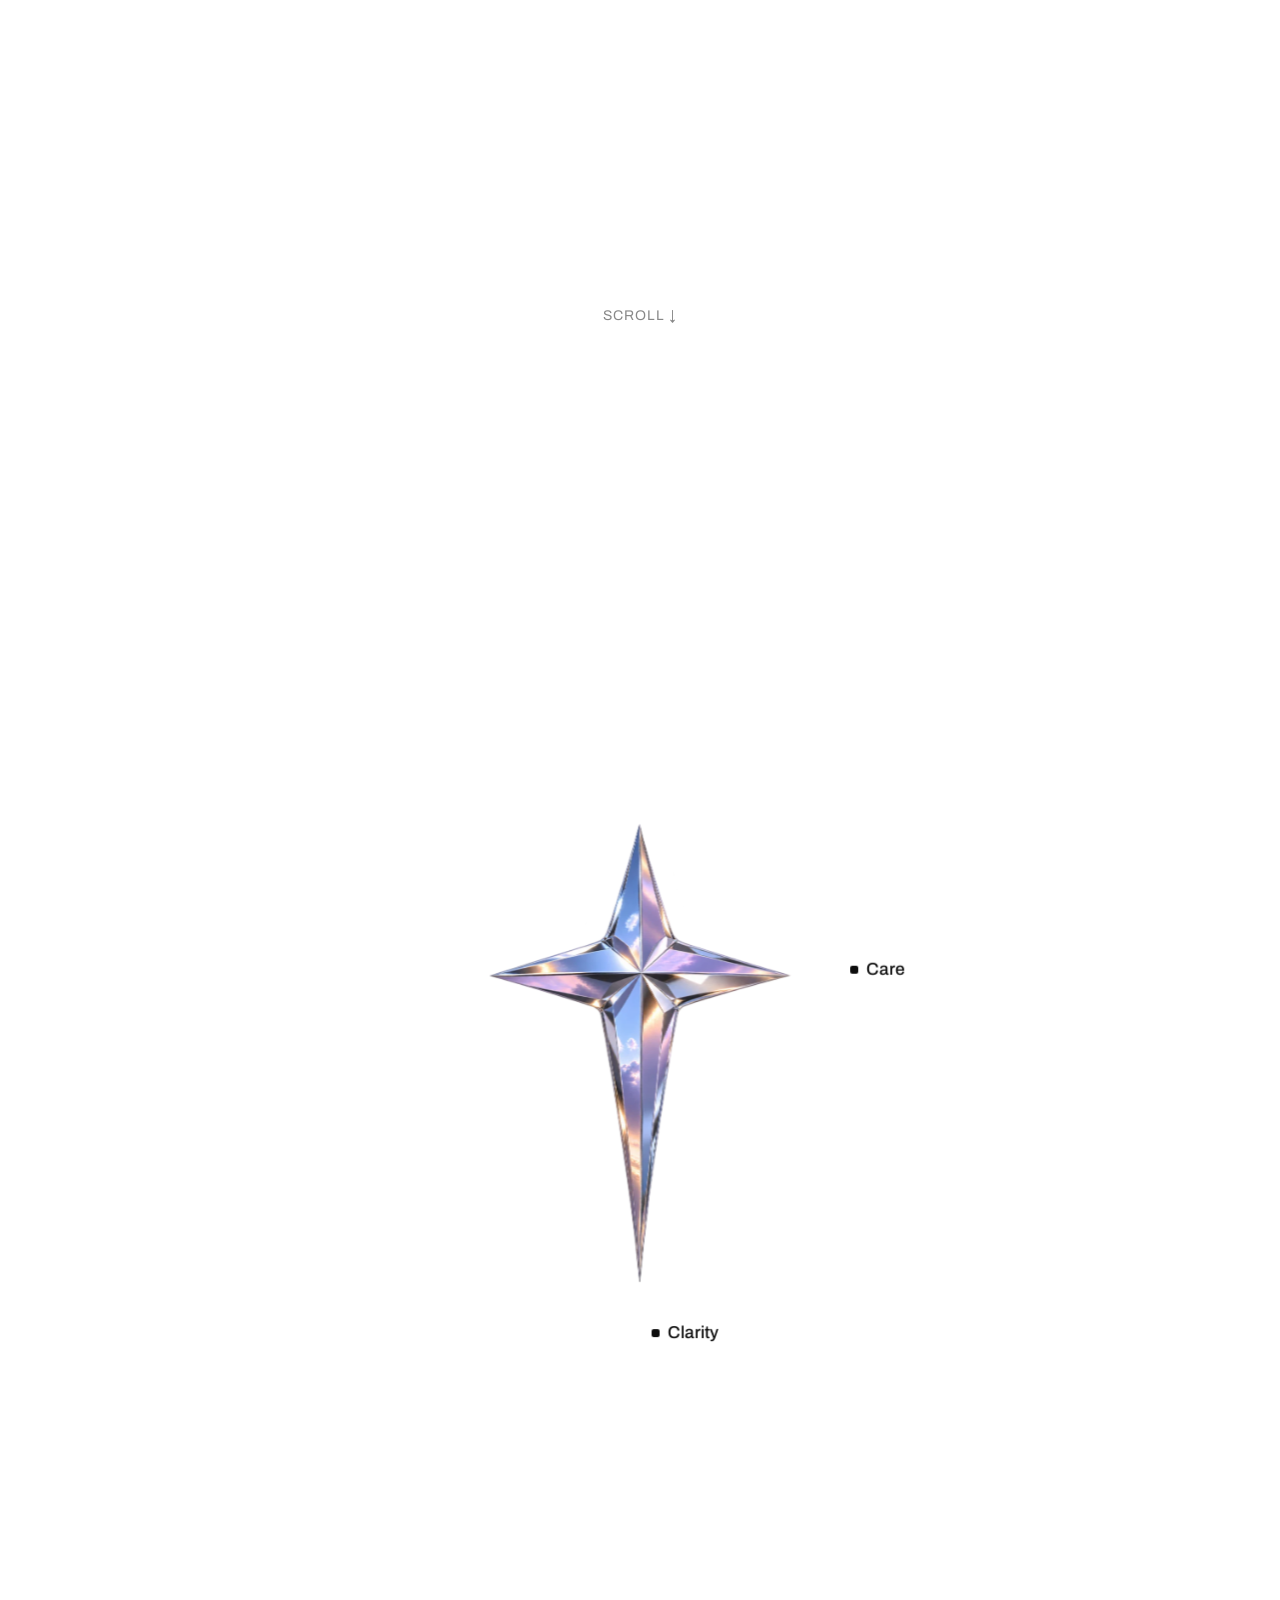
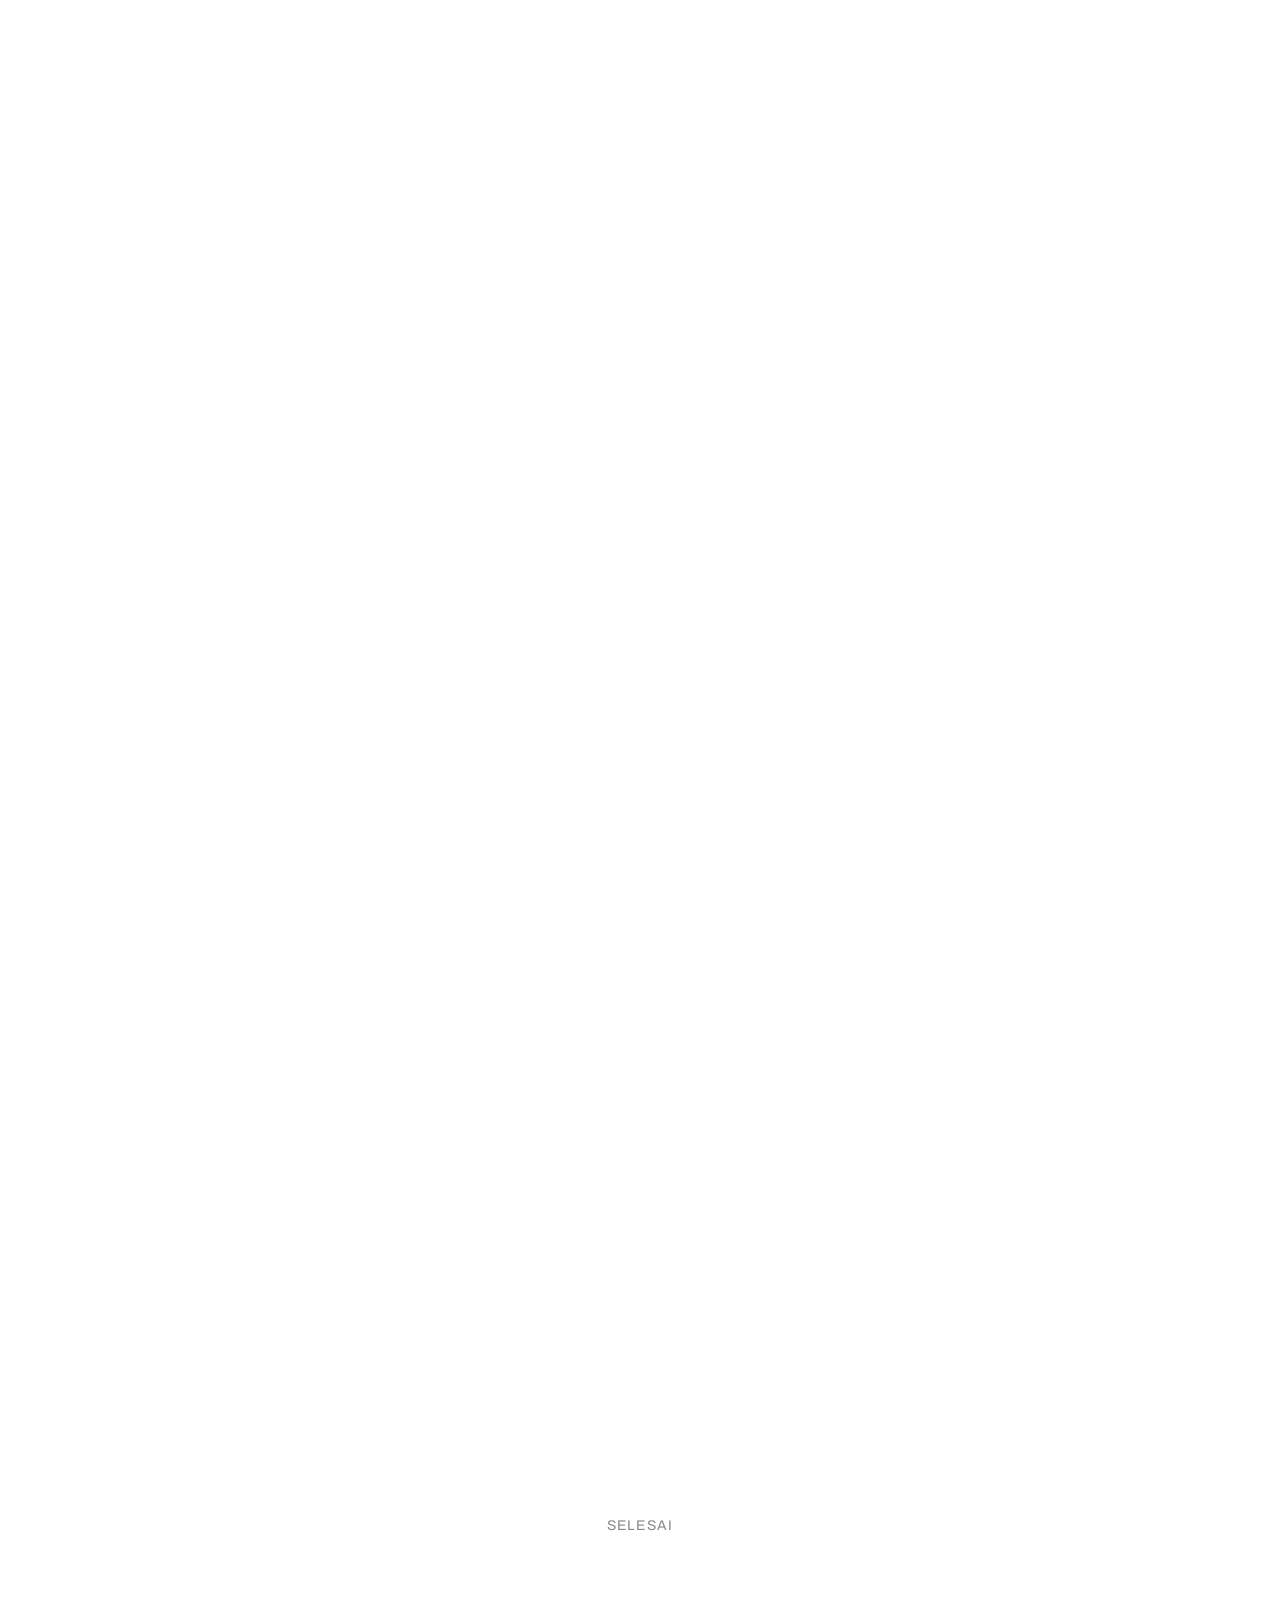
<file: motions/orbit-words/index.html>
<!doctype html>
<html lang="en">
<head>
  <meta charset="utf-8">
  <meta name="viewport" content="width=device-width, initial-scale=1">
  <title>Orbit Words — Stock Motion</title>
  <link rel="preconnect" href="https://fonts.googleapis.com">
  <link rel="preconnect" href="https://fonts.gstatic.com" crossorigin>
  <link href="https://fonts.googleapis.com/css2?family=Archivo:wght@500;700&display=swap" rel="stylesheet">
  <link rel="stylesheet" href="motion.css">
  <style>
    html, body { margin: 0; background: #fff; font-family: "Archivo", Helvetica, Arial, sans-serif; color: #0d0d0d; }
    .demo-pad { height: 70vh; display: grid; place-items: center; font-size: 14px; letter-spacing: .08em; text-transform: uppercase; color: #888; }
  </style>
</head>
<body>
  <div class="demo-pad">Scroll ↓</div>

  <!-- ====== MOTION: mulai salin dari sini ====== -->
  <section class="ow" data-motion>
    <div class="ow__stage">
      <div class="ow__eyebrow"><span>A Mark</span><span class="ow__pill">That Radiates</span></div>
      <div class="ow__object"><img src="assets/star.webp" alt=""></div>
      <div class="ow__ring"></div>
    </div>
  </section>
  <!-- ====== MOTION: sampai sini ====== -->

  <div class="demo-pad">Selesai</div>

  <script src="motion.js"></script>
  <script>
    OrbitWords.mount(document.querySelector("[data-motion]"), {
      words: ["Clarity", "Conviction", "Collaboration", "Care"]
    });
  </script>
</body>
</html>
</file>
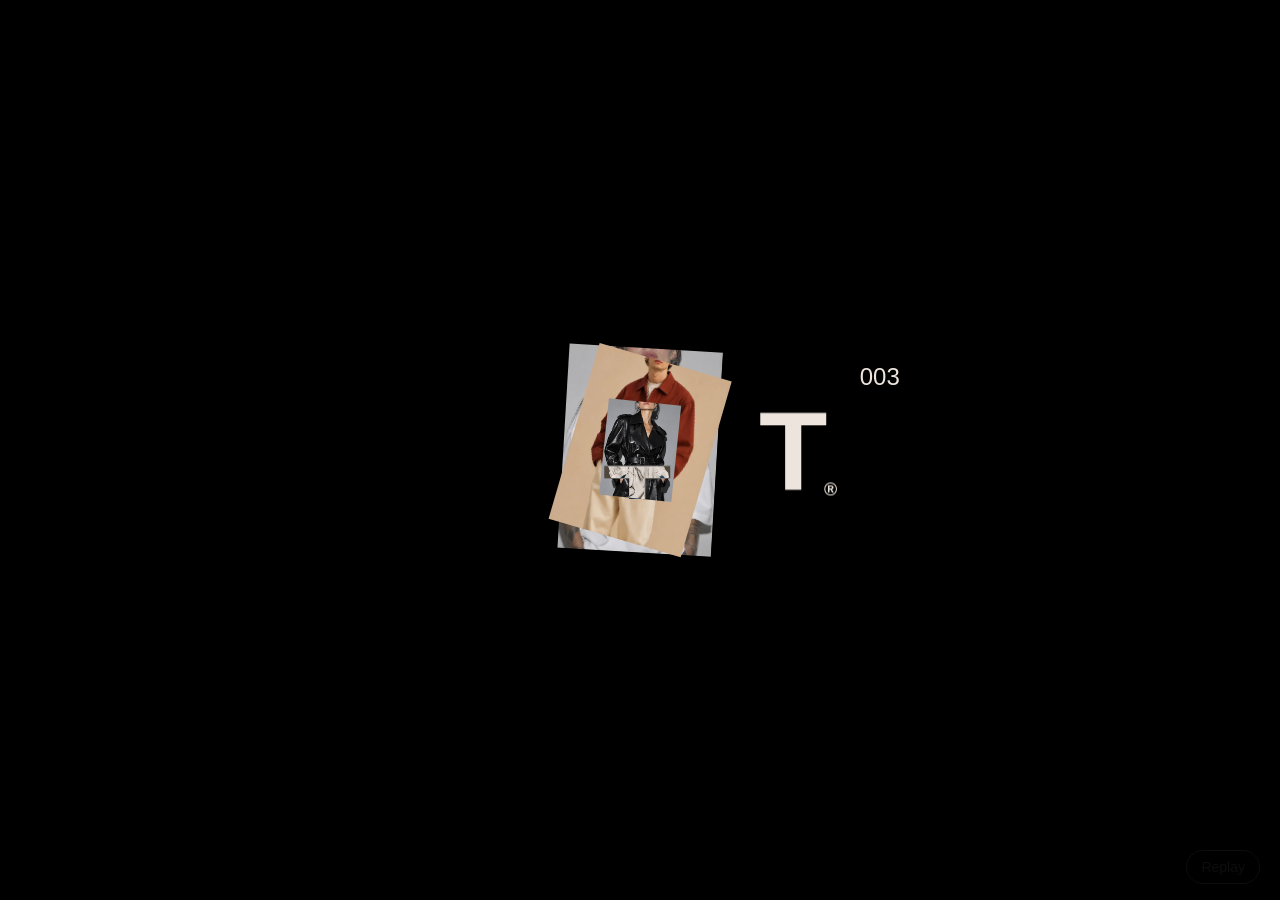
<file: motions/outfit-loader/index.html>
<!doctype html>
<html lang="en">
<head>
  <meta charset="utf-8">
  <meta name="viewport" content="width=device-width, initial-scale=1">
  <title>Outfit Preloader — Stock Motion</title>
  <link rel="stylesheet" href="motion.css">
  <style>
    html, body { margin: 0; height: 100%; }
    body { background: #ede4dd; font-family: "Helvetica Neue", Helvetica, Arial, sans-serif; }
    /* "halaman" di balik loader, hanya untuk demo */
    .demo-page {
      position: relative; height: 100vh; min-height: 480px; overflow: hidden;
      display: grid; place-items: center; color: #0d0d0d;
    }
    .demo-page h1 { margin: 0; font-size: min(9rem, 16vw); font-weight: 800; letter-spacing: -0.04em; }
    .demo-page p { position: absolute; left: 24px; bottom: 20px; margin: 0; font-size: 14px; opacity: .6; }
    .demo-replay {
      position: absolute; right: 20px; bottom: 16px; z-index: 60;
      font: inherit; font-size: 14px; padding: 8px 14px; border: 1px solid currentColor;
      background: transparent; color: #0d0d0d; border-radius: 999px; cursor: pointer;
    }
  </style>
</head>
<body>
  <main class="demo-page">
    <h1>OUTFIT®</h1>
    <p>Halaman terlihat setelah loader tersingkap.</p>
    <button class="demo-replay" type="button">Replay</button>

    <!-- ====== MOTION: mulai salin dari sini ====== -->
    <div class="ol" data-motion></div>
    <!-- ====== MOTION: sampai sini ====== -->
  </main>

  <script src="motion.js"></script>
  <script>
    var loader = OutfitLoader.mount(document.querySelector("[data-motion]"), {
      word: "OUTFIT",
      mark: "®",
      images: [
        "assets/look-01.webp", "assets/look-02.webp", "assets/look-03.webp",
        "assets/look-04.webp", "assets/look-05.webp", "assets/look-06.webp"
      ],
      loop: true
    });
    document.querySelector(".demo-replay").addEventListener("click", function () { loader.replay(); });
  </script>
</body>
</html>
</file>
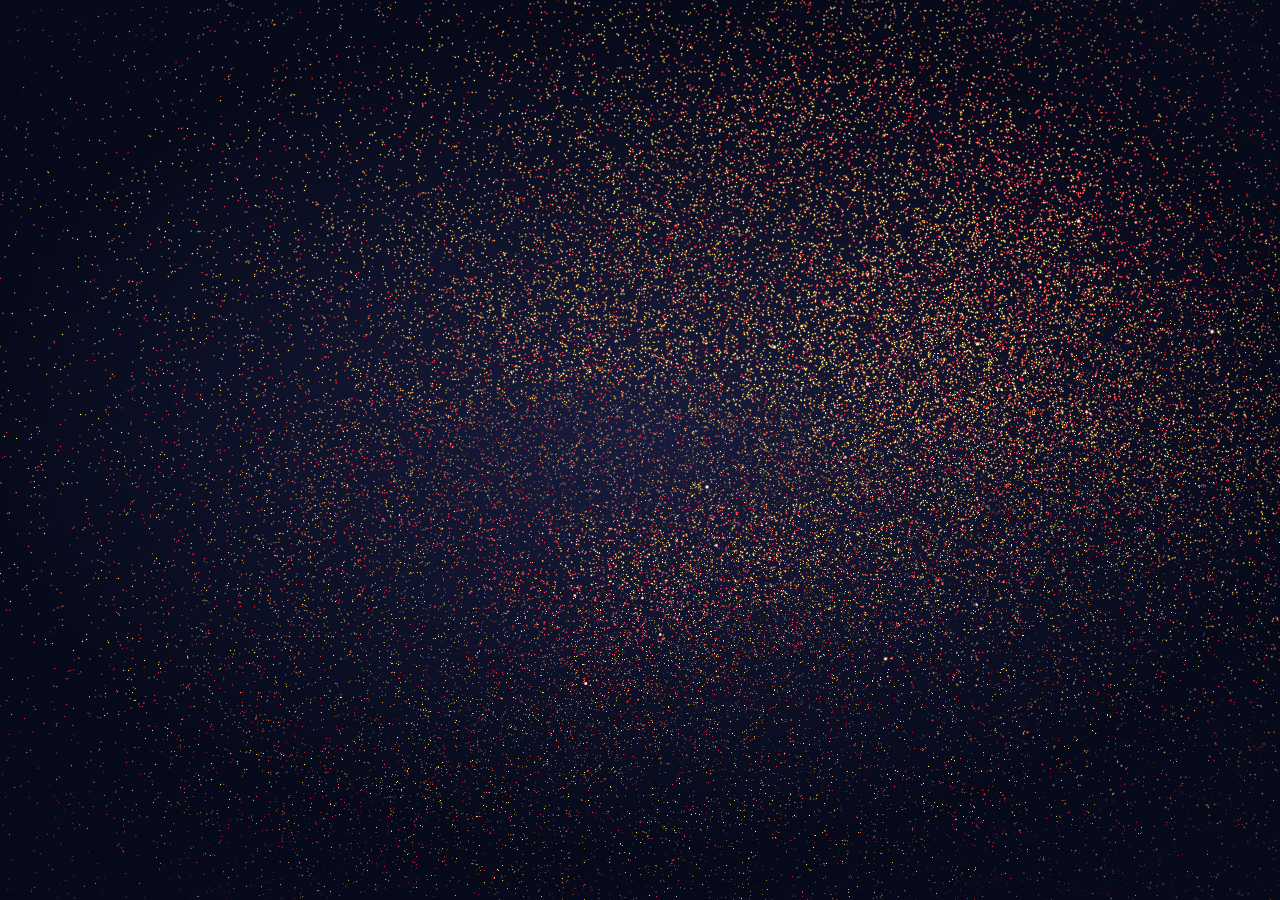
<file: motions/particle-hero/index.html>
<!doctype html>
<html lang="en">
<head>
  <meta charset="utf-8">
  <meta name="viewport" content="width=device-width, initial-scale=1">
  <title>Particle Relief Hero — Stock Motion</title>
  <!-- font opsional: tanpa ini motion tetap jalan dengan serif sistem -->
  <link rel="preconnect" href="https://fonts.googleapis.com">
  <link rel="preconnect" href="https://fonts.gstatic.com" crossorigin>
  <link href="https://fonts.googleapis.com/css2?family=Bodoni+Moda:ital,opsz,wght@0,6..96,400;1,6..96,400&family=Space+Grotesk:wght@400;500&display=swap" rel="stylesheet">
  <link rel="stylesheet" href="motion.css">
  <style>
    /* hanya untuk halaman demo ini, bukan bagian dari motion */
    html, body { margin: 0; background: #070a1a; }
  </style>
</head>
<body>

  <!-- ====== MOTION: mulai salin dari sini ====== -->
  <section class="ph" data-particle-hero>
    <canvas class="ph__canvas" data-ph-canvas aria-hidden="true"></canvas>
    <img class="ph__fallback" src="assets/relief.webp" alt="" aria-hidden="true">

    <nav class="ph__nav" aria-label="Primary">
      <a href="#collection">Collection</a>
      <a href="#atelier">Atelier</a>
      <a href="#enquire">Enquire</a>
    </nav>

    <div class="ph__copy">
      <p class="ph__eyebrow">Lacquer &amp; Gold</p>
      <h1 class="ph__title" data-ph-title>GRUS</h1>
      <p class="ph__sub">Stillness, in full flight.</p>
    </div>

    <p class="ph__hint">Move to polish the gold</p>
  </section>
  <!-- ====== MOTION: sampai sini ====== -->

  <script src="motion.js"></script>
  <script>
    ParticleHero.mount(document.querySelector("[data-particle-hero]"), {
      image: "assets/relief.webp"
    });
  </script>
</body>
</html>
</file>
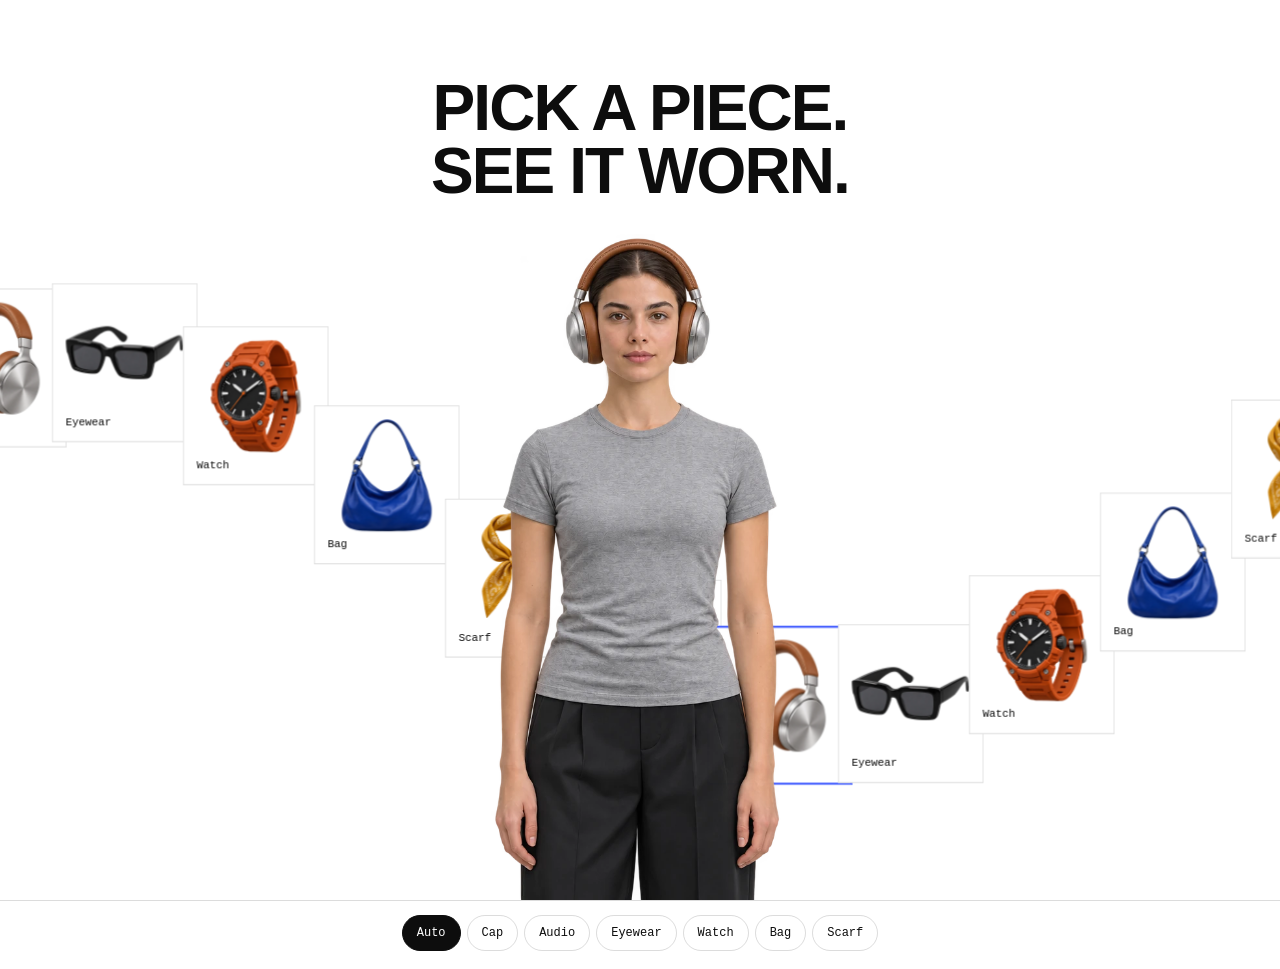
<file: motions/product-swap/index.html>
<!doctype html>
<html lang="en">
<head>
  <meta charset="utf-8">
  <meta name="viewport" content="width=device-width, initial-scale=1">
  <title>Product Swap Conveyor — Stock Motion</title>
  <link rel="stylesheet" href="motion.css">
  <style>
    /* hanya untuk halaman demo ini, bukan bagian dari motion */
    html, body { margin: 0; min-height: 100%; background: #fff; }
  </style>
</head>
<body>

  <!-- ====== MOTION: mulai salin dari sini ====== -->
  <section class="ps" data-product-swap aria-label="Product swap">
    <h2 class="ps__title">Pick a piece.<br>See it worn.</h2>

    <div class="ps__stage" data-ps-stage>
      <div class="ps__track" data-ps-track></div>
      <div class="ps__model" data-ps-model></div>
    </div>

    <div class="ps__controls" data-ps-controls role="group" aria-label="Choose a product"></div>
  </section>
  <!-- ====== MOTION: sampai sini ====== -->

  <script src="motion.js"></script>
  <script>
    ProductSwap.mount(document.querySelector("[data-product-swap]"), {
      base: "assets/model/base.webp",
      products: [
        { key: "cap",        label: "Cap",     image: "assets/products/cap.webp",        worn: "assets/model/cap.webp" },
        { key: "headphones", label: "Audio",   image: "assets/products/headphones.webp", worn: "assets/model/headphones.webp" },
        { key: "sunglasses", label: "Eyewear", image: "assets/products/sunglasses.webp", worn: "assets/model/sunglasses.webp" },
        { key: "watch",      label: "Watch",   image: "assets/products/watch.webp",      worn: "assets/model/watch.webp" },
        { key: "bag",        label: "Bag",     image: "assets/products/bag.webp",        worn: "assets/model/bag.webp" },
        { key: "scarf",      label: "Scarf",   image: "assets/products/scarf.webp",      worn: "assets/model/scarf.webp" }
      ]
    });
  </script>
</body>
</html>
</file>
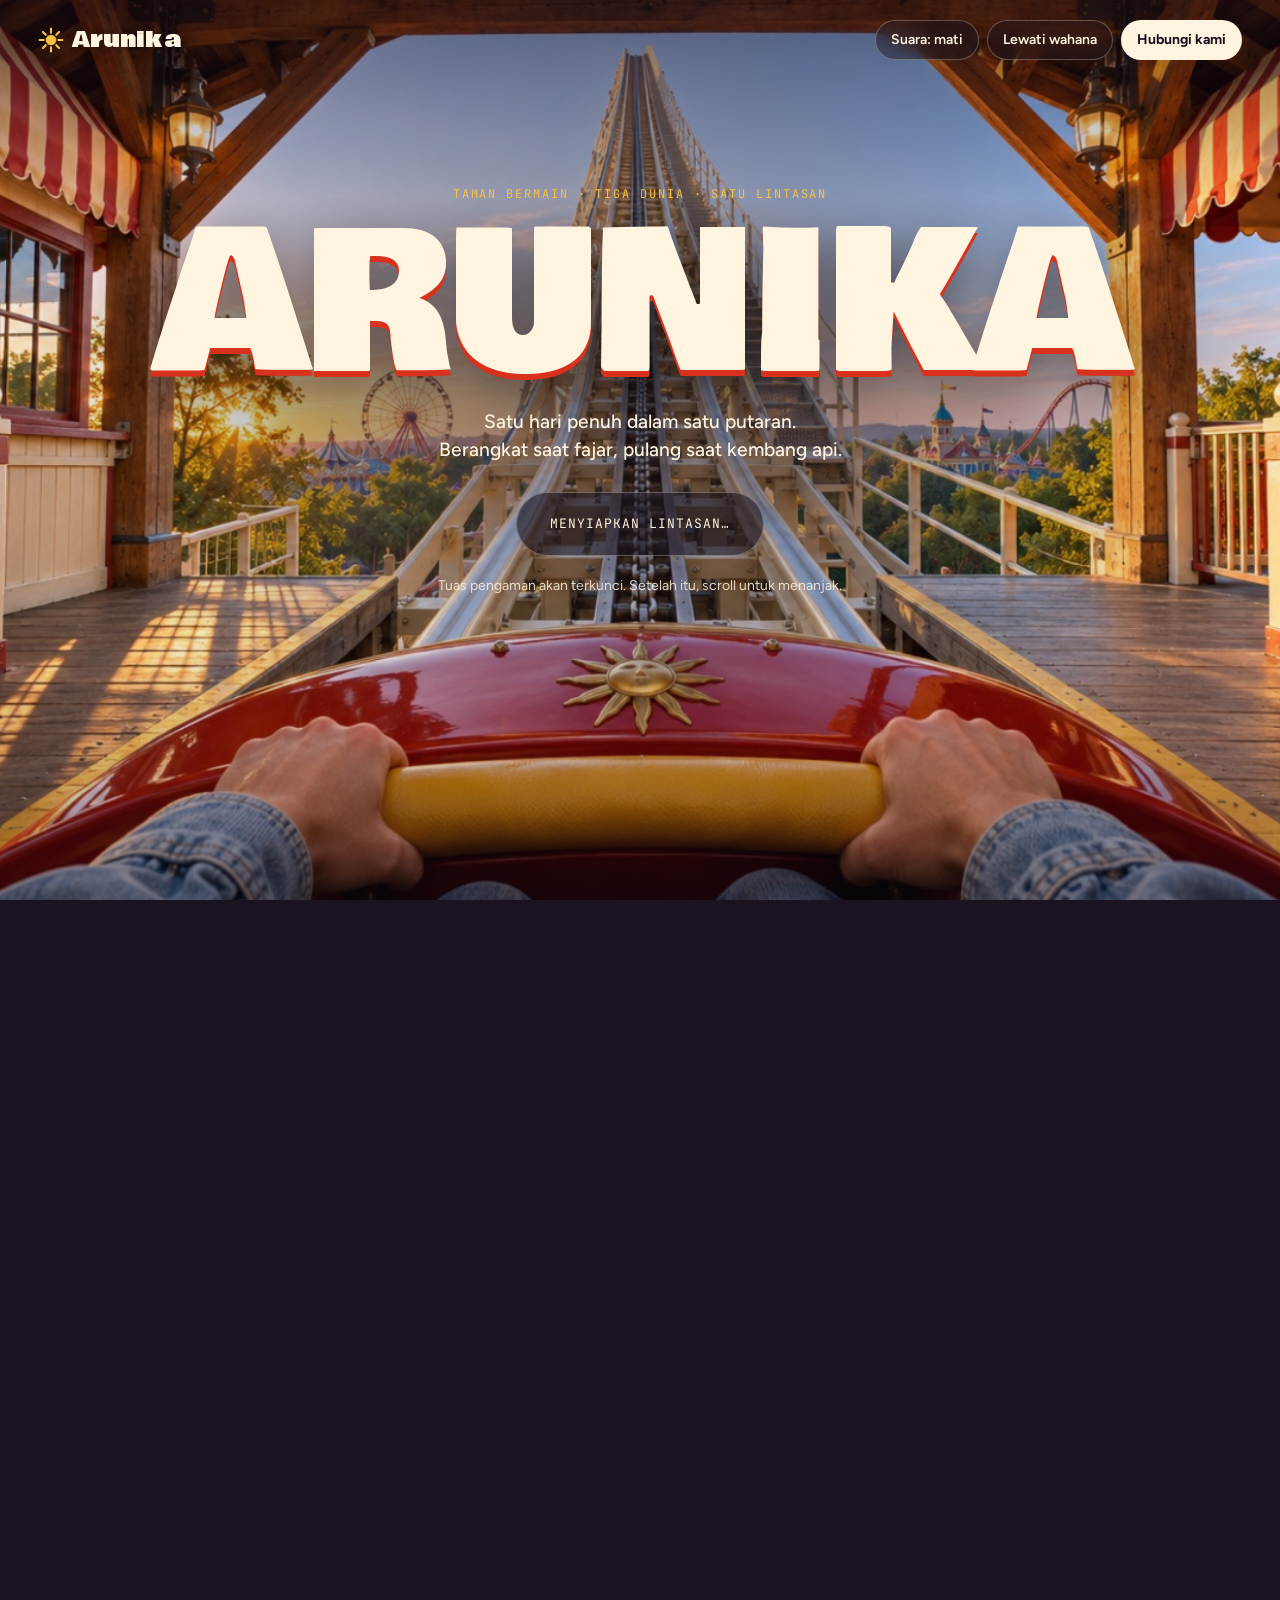
<file: projects/arunika-park/index.html>
<!doctype html>
<html lang="id">
<head>
  <meta charset="utf-8">
  <meta name="viewport" content="width=device-width, initial-scale=1">
  <title>Arunika — Satu hari penuh, satu putaran</title>
  <meta name="description" content="Arunika: taman bermain dengan tiga dunia. Naik dari stasiun, lewati semuanya dalam satu putaran.">
  <link rel="preconnect" href="https://fonts.googleapis.com">
  <link rel="preconnect" href="https://fonts.gstatic.com" crossorigin>
  <link href="https://fonts.googleapis.com/css2?family=Bowlby+One&family=Figtree:wght@400;500;600;700&family=JetBrains+Mono:wght@400;500&display=swap" rel="stylesheet">
  <link rel="preload" as="image" href="media/poster-station.jpg">
  <link rel="stylesheet" href="css/styles.css">
</head>
<body class="is-gated">

  <!-- ================= STAGE: semua yang terlihat hidup di sini (fixed) ================= -->
  <div class="stage" id="stage">

    <div class="media" id="media" aria-hidden="true">
      <video data-clip="lift"  muted playsinline preload="auto" poster="media/poster-station.jpg" src="media/lift.mp4"></video>
      <video data-clip="ride"  muted playsinline preload="auto" src="media/ride.mp4"></video>
    </div>
    <div class="tunnel" id="tunnel" aria-hidden="true"></div>
    <div class="flash" id="flash" aria-hidden="true"></div>
    <div class="shade" aria-hidden="true"></div>

    <!-- ---------- top bar ---------- -->
    <header class="top">
      <a class="brand" href="#top" data-jump="0" aria-label="Arunika, kembali ke stasiun">
        <svg class="brand__sun" viewBox="0 0 32 32" aria-hidden="true"><circle cx="16" cy="16" r="6"/><g stroke-width="2.6" stroke-linecap="round"><path d="M16 2v5M16 25v5M2 16h5M25 16h5M6.1 6.1l3.5 3.5M22.4 22.4l3.5 3.5M6.1 25.9l3.5-3.5M22.4 9.6l3.5-3.5"/></g></svg>
        Arunika
      </a>
      <div class="top__actions">
        <button class="pill pill--ghost" id="sound" type="button" aria-pressed="false">Suara: mati</button>
        <a class="pill pill--ghost" href="#stasiun-akhir" data-jump="end">Lewati wahana</a>
        <a class="pill" href="#kontak" data-jump="end">Hubungi kami</a>
      </div>
    </header>

    <!-- ---------- HUD: kecepatan & posisi ---------- -->
    <aside class="hud" aria-hidden="true">
      <div class="hud__speed"><span id="speed">0</span><small>km/jam</small></div>
      <div class="hud__zone" id="zone">Stasiun</div>
    </aside>

    <nav class="rail" aria-label="Lompat ke bagian wahana">
      <button type="button" data-jump="0"><span>Stasiun</span></button>
      <button type="button" data-jump="crest"><span>Puncak</span></button>
      <button type="button" data-jump="tirta"><span>Tirta</span></button>
      <button type="button" data-jump="guntur"><span>Guntur</span></button>
      <button type="button" data-jump="pasar"><span>Pasar Malam</span></button>
      <button type="button" data-jump="end"><span>Selesai</span></button>
      <i class="rail__car" id="railcar" aria-hidden="true"></i>
    </nav>

    <!-- ---------- BABAK 0 · gerbang ---------- -->
    <section class="gate" id="gate" aria-labelledby="gate-title">
      <p class="eyebrow">Taman bermain · tiga dunia · satu lintasan</p>
      <h1 class="gate__title" id="gate-title">Arunika</h1>
      <p class="gate__lede">Satu hari penuh dalam satu putaran. Berangkat saat fajar, pulang saat kembang api.</p>
      <button class="start" id="start" type="button" disabled>
        <span class="start__label">Menyiapkan lintasan…</span>
      </button>
      <p class="gate__note">Tuas pengaman akan terkunci. Setelah itu, scroll untuk menanjak.</p>
    </section>

    <!-- ---------- BABAK 1 · tanjakan ---------- -->
    <p class="line" data-in="18"  data-out="100" data-beat>Pelan-pelan dulu.</p>
    <p class="line" data-in="112" data-out="196" data-beat>Yang seru selalu dimulai<br>dari tanjakan.</p>
    <p class="line" data-in="208" data-out="286" data-beat>Sedikit lagi sampai puncak.</p>
    <div class="scrollhint" id="scrollhint" aria-hidden="true"><i></i>Scroll untuk menanjak</div>

    <!-- ---------- BABAK 2 · puncak: daftar isi ---------- -->
    <section class="crest" data-in="302" data-out="392" data-fade="14" data-beat aria-label="Tiga dunia Arunika">
      <p class="crest__hold">Tahan napas.</p>
      <ol class="crest__map">
        <li style="--x:13%;--y:52%"><button type="button" data-jump="tirta"><b>01</b> Tirta</button></li>
        <li style="--x:86%;--y:28%"><button type="button" data-jump="guntur"><b>02</b> Guntur</button></li>
        <li style="--x:62%;--y:38%"><button type="button" data-jump="pasar"><b>03</b> Pasar Malam</button></li>
      </ol>
      <p class="crest__warn">Lewat dari sini, tidak ada rem. Tidak ada jalan kembali.</p>
    </section>

    <!-- ---------- papan dunia: muncul saat kereta melewatinya ---------- -->
    <article class="sign sign--tirta" data-zone="tirta" data-beat>
      <span class="sign__no">01 · Siang</span>
      <h2>Tirta</h2>
      <p>Laguna ombak dan sungai arus. Kereta lewat cukup rendah untuk membuatmu basah.</p>
      <ul><li>14 wahana air</li><li>Semua umur</li></ul>
    </article>

    <article class="sign sign--guntur" data-zone="guntur" data-beat>
      <span class="sign__no">02 · Badai</span>
      <h2>Guntur</h2>
      <p>Gua tanpa lampu, lalu badai. Di sini langit dan tanah bertukar tempat.</p>
      <ul><li>118 km/jam</li><li>Tinggi minimal 130 cm</li></ul>
    </article>

    <article class="sign sign--pasar" data-zone="pasar" data-beat>
      <span class="sign__no">03 · Malam</span>
      <h2>Pasar Malam</h2>
      <p>Empat puluh gerai, ribuan lampion, dan kembang api tepat saat kereta direm.</p>
      <ul><li>40 gerai makanan</li><li>Kembang api 21.00</li></ul>
    </article>

    <!-- ---------- BABAK 8 · stasiun akhir ---------- -->
    <section class="end" id="stasiun-akhir" data-in="904" data-out="9999" data-fade="26" data-beat aria-labelledby="end-title">
      <p class="eyebrow">Kereta berhenti · tuas pengaman terbuka</p>
      <h2 class="end__title" id="end-title">Sampai.<br>Kapan ke sini?</h2>
      <p class="end__lede">Itu tadi sehari di Arunika dalam satu putaran. Ceritakan rencana kunjunganmu, kami bantu atur sisanya.</p>
      <div class="end__actions" id="kontak">
        <a class="cta" href="mailto:halo@arunika.example?subject=Rencana%20kunjungan%20ke%20Arunika">Hubungi kami</a>
        <button class="cta cta--ghost" id="again" type="button">Naik lagi</button>
      </div>
      <dl class="end__facts">
        <div><dt>Buka</dt><dd>Setiap hari, 09.00–22.00</dd></div>
        <div><dt>Rombongan</dt><dd>Mulai 20 orang</dd></div>
        <div><dt>Balasan</dt><dd>Dalam 1 hari kerja</dd></div>
      </dl>
    </section>
  </div>

  <!-- ================= TRACK: hanya pemberi panjang scroll ================= -->
  <div class="track" id="track" aria-hidden="true"></div>

  <script src="js/sound.js"></script>
  <script src="js/ride.js"></script>
</body>
</html>
</file>
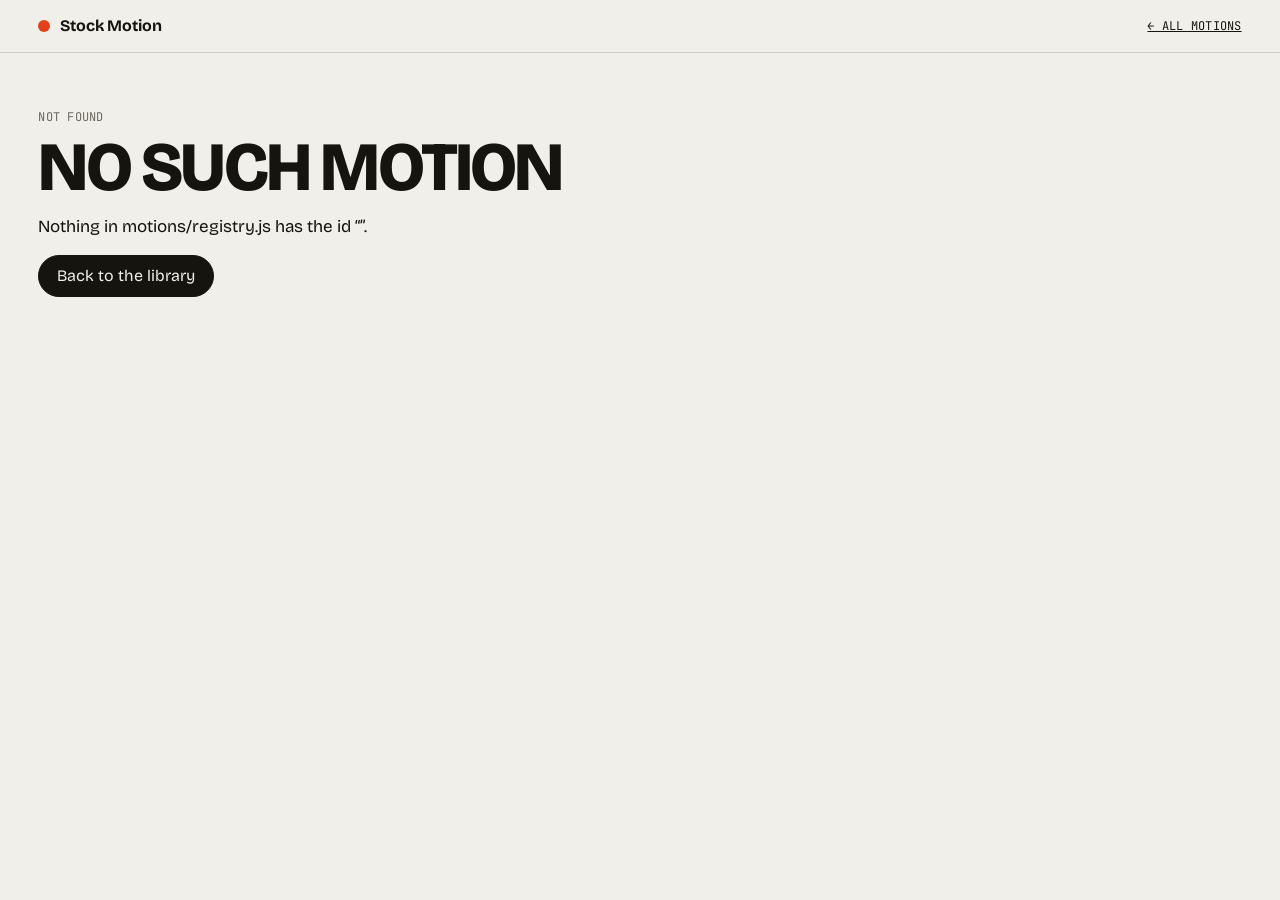
<file: viewer.html>
<!doctype html>
<html lang="en">
<head>
  <meta charset="utf-8">
  <meta name="viewport" content="width=device-width, initial-scale=1">
  <title>Stock Motion</title>
  <link rel="preconnect" href="https://fonts.googleapis.com">
  <link rel="preconnect" href="https://fonts.gstatic.com" crossorigin>
  <link href="https://fonts.googleapis.com/css2?family=Bricolage+Grotesque:opsz,wght@12..96,400;12..96,700;12..96,800&family=JetBrains+Mono:wght@400;500&display=swap" rel="stylesheet">
  <link rel="stylesheet" href="assets/css/site.css">
</head>
<body>
  <header class="bar">
    <a class="bar__brand" href="index.html"><span class="bar__mark" aria-hidden="true"></span>Stock Motion</a>
    <a class="mono" href="index.html">← All motions</a>
  </header>

  <main class="viewer" id="viewer"></main>

  <script src="motions/registry.js"></script>
  <script src="assets/js/viewer.js"></script>
</body>
</html>
</file>
<file: assets/css/site.css>
/* Stock Motion — library shell. Motion punya style sendiri di /motions/<id>/ dan tidak bergantung pada file ini. */
:root {
  --bg: #f1efe9;
  --surface: #faf9f5;
  --ink: #15140f;
  --muted: #6d695f;
  --line: rgba(21, 20, 15, 0.14);
  --line-strong: rgba(21, 20, 15, 0.32);
  --accent: #e2411b;
  --sans: "Bricolage Grotesque", "Helvetica Neue", Helvetica, Arial, sans-serif;
  --mono: "JetBrains Mono", ui-monospace, "SF Mono", Menlo, Consolas, monospace;
  --gutter: clamp(16px, 3vw, 40px);
  color-scheme: light dark;
}
@media (prefers-color-scheme: dark) {
  :root {
    --bg: #11110f;
    --surface: #1a1917;
    --ink: #efece4;
    --muted: #9b968b;
    --line: rgba(239, 236, 228, 0.15);
    --line-strong: rgba(239, 236, 228, 0.36);
    --accent: #ff6a3d;
  }
}

*, *::before, *::after { box-sizing: border-box; }
html { -webkit-text-size-adjust: 100%; }
body {
  margin: 0;
  min-height: 100vh;
  background: var(--bg);
  color: var(--ink);
  font-family: var(--sans);
  font-size: 16px;
  line-height: 1.5;
  -webkit-font-smoothing: antialiased;
}
a { color: inherit; }
button, input { font: inherit; color: inherit; }
:focus-visible { outline: 2px solid var(--accent); outline-offset: 2px; }

.mono {
  font-family: var(--mono);
  font-size: 12px;
  letter-spacing: 0.02em;
  text-transform: uppercase;
}
.muted { color: var(--muted); }

/* ---------- top bar ---------- */
.bar {
  display: flex;
  align-items: center;
  justify-content: space-between;
  gap: 16px;
  padding: 14px var(--gutter);
  border-bottom: 1px solid var(--line);
}
.bar__brand {
  display: inline-flex;
  align-items: center;
  gap: 10px;
  text-decoration: none;
  font-weight: 700;
  letter-spacing: -0.01em;
}
.bar__mark {
  width: 12px;
  height: 12px;
  background: var(--accent);
  border-radius: 50%;
  animation: pulse 2.4s ease-in-out infinite;
}
@keyframes pulse { 50% { transform: scale(0.55); } }

/* ---------- hero ---------- */
.hero {
  padding: clamp(40px, 8vw, 104px) var(--gutter) clamp(28px, 4vw, 48px);
  display: grid;
  gap: 20px;
}
.hero h1 {
  margin: 0;
  font-size: clamp(44px, 10.5vw, 148px);
  font-weight: 800;
  line-height: 0.86;
  letter-spacing: -0.045em;
  text-transform: uppercase;
}
.hero h1 em { font-style: normal; color: var(--accent); }
.hero p { margin: 0; max-width: 46ch; color: var(--muted); font-size: 17px; }

/* ---------- toolbar ---------- */
.tools {
  position: sticky;
  top: 0;
  z-index: 10;
  display: flex;
  flex-wrap: wrap;
  align-items: center;
  gap: 10px 16px;
  padding: 12px var(--gutter);
  background: color-mix(in srgb, var(--bg) 88%, transparent);
  backdrop-filter: blur(10px);
  -webkit-backdrop-filter: blur(10px);
  border-block: 1px solid var(--line);
}
.search {
  flex: 1 1 220px;
  max-width: 340px;
  height: 40px;
  padding: 0 14px;
  border: 1px solid var(--line-strong);
  border-radius: 999px;
  background: var(--surface);
  font-size: 16px;
}
.search::placeholder { color: var(--muted); }
.filters { display: flex; flex-wrap: wrap; gap: 6px; }
.chip {
  appearance: none;
  height: 36px;
  padding: 0 14px;
  border: 1px solid var(--line);
  border-radius: 999px;
  background: transparent;
  cursor: pointer;
  transition: background-color 0.15s ease, border-color 0.15s ease, color 0.15s ease;
}
.chip:hover { border-color: var(--line-strong); }
.chip[aria-pressed="true"] { background: var(--ink); border-color: var(--ink); color: var(--bg); }
.tools__count { margin-left: auto; color: var(--muted); }

/* ---------- grid ---------- */
.grid {
  display: grid;
  grid-template-columns: repeat(auto-fill, minmax(min(100%, 420px), 1fr));
  gap: clamp(16px, 2vw, 28px);
  padding: clamp(20px, 3vw, 40px) var(--gutter) 80px;
}
.card {
  display: flex;
  flex-direction: column;
  text-decoration: none;
  background: var(--surface);
  border: 1px solid var(--line);
  transition: border-color 0.2s ease, transform 0.2s ease;
}
.card:hover { border-color: var(--ink); transform: translateY(-2px); }
.card__preview {
  position: relative;
  aspect-ratio: 16 / 10;
  overflow: hidden;
  background: #fff;
  border-bottom: 1px solid var(--line);
}
.card__preview iframe {
  position: absolute;
  top: 0;
  left: 0;
  width: 1280px;
  height: 800px;
  border: 0;
  transform-origin: 0 0;
  pointer-events: none;      /* preview saja; interaksi ada di halaman viewer */
}
.card__status {
  position: absolute;
  top: 10px;
  left: 10px;
  z-index: 1;
  padding: 3px 8px;
  background: var(--ink);
  color: var(--bg);
}
.card__body { display: grid; gap: 8px; padding: 16px 18px 18px; }
.card__row { display: flex; justify-content: space-between; gap: 12px; color: var(--muted); }
.card__title { margin: 0; font-size: 24px; font-weight: 700; line-height: 1.1; letter-spacing: -0.02em; }
.card__summary { margin: 0; color: var(--muted); font-size: 15px; }
.tags { display: flex; flex-wrap: wrap; gap: 4px 10px; margin: 4px 0 0; padding: 0; list-style: none; color: var(--muted); }
.tags li::before { content: "#"; opacity: 0.6; }

.card--add {
  justify-content: center;
  min-height: 260px;
  padding: 24px;
  background: transparent;
  border-style: dashed;
  border-color: var(--line-strong);
  gap: 10px;
}
.card--add:hover { transform: none; border-color: var(--line-strong); }
.card--add h3 { margin: 0; font-size: 20px; letter-spacing: -0.01em; }
.card--add ol { margin: 0; padding-left: 20px; color: var(--muted); font-size: 15px; }
code {
  font-family: var(--mono);
  font-size: 0.86em;
  padding: 1px 5px;
  background: color-mix(in srgb, var(--ink) 8%, transparent);
  border-radius: 4px;
  overflow-wrap: anywhere;
}
.empty { grid-column: 1 / -1; padding: 48px 0; color: var(--muted); }

/* ---------- viewer ---------- */
.viewer { display: grid; grid-template-columns: minmax(0, 1fr); }
.viewer__frame {
  background: #fff;
  border-bottom: 1px solid var(--line);
  height: min(86vh, 1000px);   /* fallback; viewer.js menyamakan dengan tinggi demo */
  min-height: 480px;
  max-height: none;
}
.viewer__frame--viewport { height: calc(100vh - 64px); height: calc(100svh - 64px); }
.viewer__frame iframe { display: block; width: 100%; height: 100%; border: 0; }
.viewer__info {
  display: grid;
  grid-template-columns: minmax(0, 1.3fr) minmax(0, 1fr);
  gap: clamp(24px, 5vw, 72px);
  padding: clamp(24px, 4vw, 56px) var(--gutter) 80px;
}
.viewer__info h1 {
  margin: 8px 0 14px;
  font-size: clamp(34px, 5.4vw, 72px);
  font-weight: 800;
  line-height: 0.92;
  letter-spacing: -0.04em;
  text-transform: uppercase;
}
.viewer__info p { margin: 0 0 16px; max-width: 58ch; font-size: 17px; }
.viewer__info ul.notes { margin: 0; padding-left: 20px; color: var(--muted); max-width: 60ch; }
.viewer__info ul.notes li + li { margin-top: 6px; }
.meta { margin: 0; display: grid; gap: 0; }
.meta > div {
  display: grid;
  grid-template-columns: 96px minmax(0, 1fr);
  gap: 12px;
  padding: 11px 0;
  border-top: 1px solid var(--line);
}
.meta dt { color: var(--muted); }
.meta dd { margin: 0; overflow-wrap: anywhere; }
.meta ul { margin: 0; padding: 0; list-style: none; }
.actions { display: flex; flex-wrap: wrap; gap: 8px; margin-top: 20px; }
.btn {
  display: inline-flex;
  align-items: center;
  height: 42px;
  padding: 0 18px;
  border: 1px solid var(--ink);
  border-radius: 999px;
  background: var(--ink);
  color: var(--bg);
  text-decoration: none;
  cursor: pointer;
}
.btn--ghost { background: transparent; color: var(--ink); }
.btn:hover { opacity: 0.86; }

@media (max-width: 760px) {
  .viewer__info { grid-template-columns: minmax(0, 1fr); }
  .tools__count { margin-left: 0; }
}
@media (prefers-reduced-motion: reduce) {
  .bar__mark { animation: none; }
  .card, .chip { transition: none; }
}
</file>
<file: motions/akaru-projects/motion.css>
/*
 * Akaru Projects Scroll — styles
 * Semua selector diawali .ak. Tema lewat custom property di .ak.
 */
.ak {
  --ak-bg: #f1f0ec;
  --ak-ink: #0e0e0e;
  --ak-accent: #e49366;
  --ak-w: 66.667vw;                     /* lebar panel proyek (asli: 959px di layar 1440) */
  --ak-units: 14;
  --ak-font: "Inter Tight", "Helvetica Neue", Helvetica, Arial, sans-serif;
  --ak-display: "Anton", "Impact", "Haettenschweiler", sans-serif;
  --ak-ease-out: cubic-bezier(0.165, 0.84, 0.44, 1);   /* ≈ power4.out */

  position: relative;
  --ak-unit: 79vh;                      /* 1 unit timeline = 0.79 layar scroll (tempo asli) */
  height: calc(var(--ak-units) * var(--ak-unit) + 100vh);
  background: var(--ak-bg);
  color: var(--ak-ink);
  font-family: var(--ak-font);
}
.ak *, .ak *::before, .ak *::after { box-sizing: border-box; }
.ak a { color: inherit; text-decoration: none; }
.ak img { display: block; }

.ak__sticky { position: sticky; top: 0; height: 100vh; overflow: hidden; }

/* ---------- track horizontal: hero + panel ---------- */
.ak__sticky { contain: layout paint; }
.ak__track {
  position: absolute;
  top: 0;
  left: 0;
  backface-visibility: hidden;
  height: 100vh;
  width: calc(50vw + 2 * var(--ak-w) + 100vw);   /* panel terakhir berakhir tepat di x = 0 */
  will-change: transform;
}

.ak__hero {
  position: absolute;
  inset: 0 auto 0 0;
  width: 50vw;
  display: flex;
  flex-direction: column;
  padding: 1.75rem 2.5vw 2.2rem;
}
.ak__nav { display: flex; justify-content: space-between; align-items: center; font-size: clamp(15px, 1.15vw, 20px); }
.ak__nav a { display: flex; align-items: center; gap: 0.9em; }
.ak__nav i { width: 0.55em; height: 0.55em; border-radius: 50%; background: var(--c, var(--ak-ink)); }
.ak__nav a:first-child i { width: 2.4em; height: 2.4em; background: var(--ak-accent); }

.ak__word {
  margin: auto 0 0;
  font-family: var(--ak-display);
  font-weight: 400;
  font-size: 17.4vw;
  line-height: 0.8;
  letter-spacing: -0.01em;
  text-align: center;
  overflow: hidden;
  padding-top: 0.04em;
}
.ak__word span { display: inline-block; }
.ak__intro { margin: 1.4rem 0 auto; text-align: center; font-size: clamp(16px, 1.45vw, 26px); line-height: 1.12; letter-spacing: -0.02em; }
.ak__social { display: flex; justify-content: space-between; border-top: 2px solid currentColor; padding-top: 1.2rem; font-size: 12px; font-weight: 700; letter-spacing: 0.02em; }

/* ---------- panel proyek ---------- */
.ak__feat {
  position: absolute;
  top: 0;
  left: calc(50vw + var(--i) * var(--ak-w));
  width: var(--ak-w);
  height: 100vh;
  transform-origin: 0 0;
  z-index: calc(1 + var(--i));
  will-change: transform;
}
.ak__featIntro { position: absolute; inset: 0; }
.ak__featBg { position: absolute; inset: 0; background: var(--c); transform-origin: 0 50%; }
.ak__featImg {
  position: absolute;
  left: 0;
  top: 0;
  width: 100%;
  aspect-ratio: 16 / 9;
  overflow: hidden;
  transform-origin: 0 50%;
}
.ak__featImg img { width: 100%; height: 100%; object-fit: cover; }
.ak__featContent {
  position: absolute;
  left: 0;
  right: 0;
  bottom: 0;
  top: calc(var(--ak-w) * 9 / 16);
  padding: 1.3rem 1.3rem 1.1rem;
}
.ak__featHead { overflow: hidden; padding: 1px; display: flex; justify-content: space-between; align-items: flex-start; font-size: 11px; font-weight: 700; text-transform: uppercase; letter-spacing: 0.01em; }
.ak__featDetails { display: flex; gap: 5vw; }
.ak__featDetails span:last-child { max-width: 22ch; }
.ak__pill { border: 1px solid currentColor; border-radius: 999px; padding: 0.35em 0.9em; }
.ak__featTitle {
  position: absolute;
  left: 0;
  right: 0;
  top: 42%;
  transform: translateY(-50%);
  text-align: center;
  font-size: 6.67vw;
  letter-spacing: -0.04em;
  line-height: 1;
  overflow: hidden;
  padding: 0.04em 0 0.12em;
}
.ak__featTitle span { display: inline-block; }
.ak__featIndex { position: absolute; left: 1.3rem; bottom: 1.1rem; font-size: 11px; font-weight: 700; }
.ak__featBtn {
  position: absolute;
  right: 1.3rem;
  bottom: 1.1rem;
  width: 3.4rem;
  height: 3.4rem;
  border-radius: 50%;
  border: 1px solid currentColor;
  display: grid;
  place-items: center;
  font-size: 1.1rem;
}

/* isi panel muncul saat panel sudah ke kiri (≈ power3.out, stagger) */
.ak__featHead > *, .ak__featTitle span { transform: translateY(110%); transition: transform .7s cubic-bezier(0.215, 0.61, 0.355, 1); }
.ak__featHead > :nth-child(2) { transition-delay: .1s; }
.ak__featTitle span { transition-delay: .15s; }
.ak__featBtn { transform: scale(0); transition: transform .6s cubic-bezier(0.215, 0.61, 0.355, 1) .2s; }
.ak__feat.is-shown .ak__featHead > *, .ak__feat.is-shown .ak__featTitle span { transform: none; }
.ak__feat.is-shown .ak__featBtn { transform: none; }
/* panel ke-3: detail & tombol juga digeser JS; tombol pakai wrapper scale terpisah */
.ak__feat:last-child .ak__featBtn,
.ak__feat:last-child .ak__featDetails { transform: none; transition: none; }

/* ---------- daftar proyek (jadi kolom kiri) ---------- */
.ak__list {
  position: absolute;
  top: 0;
  left: 0;
  width: var(--ak-w);
  padding-top: 100vh;              /* mulai tepat di bawah panel terakhir */
  transform-origin: 0 0;
  will-change: transform;
}
.ak__card { display: block; position: relative; height: calc(var(--ak-w) * 0.78); overflow: hidden; }
.ak__cardInner { position: absolute; inset: 0; overflow: hidden; }
.ak__card img { position: absolute; left: 0; top: -6.25vw; width: 100%; height: calc(100% + 12.5vw); object-fit: cover; } /* ±9rem asli (1rem = 1/144 lebar) */
.ak__cardMeta { position: absolute; inset: 1.6rem 1.6rem auto; display: flex; justify-content: space-between; align-items: center; color: #fff; font-size: 22px; font-weight: 700; text-transform: uppercase; }
.ak__cardMeta .ak__pill { font-size: 20px; }
.ak__cardTitle { position: absolute; left: 1.6rem; bottom: 1.6rem; color: #fff; font-size: 5.4rem; letter-spacing: -0.04em; line-height: 1; }
.ak__cardBtn { position: absolute; right: 1.6rem; bottom: 1.6rem; width: 7rem; height: 7rem; border-radius: 50%; background: #fff; display: grid; place-items: center; font-size: 2.4rem; }

/* ---------- panel kanan: judul + keahlian ---------- */
.ak__desc {
  position: absolute;
  left: 36vw;
  right: 2.6vw;
  top: 0;
  bottom: 0;
  pointer-events: none;
}
.ak__desc.is-in { pointer-events: auto; }
.ak__descTitle {
  margin: 6vh 0 0;
  font-weight: 400;
  font-size: 7.6vw;
  letter-spacing: -0.045em;
  line-height: 1;
  overflow: hidden;
  padding-bottom: 0.14em;
}
.ak__descTitle span { display: inline-block; }
.ak__skills { list-style: none; margin: 5vh 0 0 auto; padding: 0; width: 40%; }
.ak__skill { position: relative; display: flex; justify-content: space-between; align-items: flex-end; padding: 1rem 0 0.9rem; font-size: 11px; font-weight: 700; text-transform: uppercase; }
.ak__skill > span { overflow: hidden; display: block; }
.ak__skill b { display: block; font-weight: inherit; }
.ak__skill .--text b { text-align: right; max-width: 26ch; }
.ak__skillLine { position: absolute; left: 0; right: 0; bottom: 0; height: 1px; background: currentColor; transform: scaleX(0); transform-origin: 100% 100%; }
.ak__descText { position: absolute; left: 0; right: 4vw; bottom: 6vh; margin: 0; font-size: clamp(20px, 2.6vw, 44px); line-height: 1.12; letter-spacing: -0.03em; text-indent: 0; }
.ak__descText span { display: inline-block; }

/* muncul (power3.out) / hilang cepat (power1.inOut .3s) */
.ak__descTitle span, .ak__skill b, .ak__descText span {
  transform: translateY(200%);
  transition: transform .3s cubic-bezier(0.45, 0, 0.55, 1);
}
.ak__desc.is-in .ak__descTitle span, .ak__desc.is-in .ak__skill b, .ak__desc.is-in .ak__descText span {
  transform: none;
  transition: transform .8s cubic-bezier(0.215, 0.61, 0.355, 1);
  transition-delay: calc(var(--d, 0) * 1s);
}
.ak__descText span { opacity: 0; transition-property: transform, opacity; }
.ak__desc.is-in .ak__descText span { opacity: 1; transition-property: transform, opacity; }

/* ---------- intro saat load ---------- */
.ak--intro .ak__featIntro { transform: translateX(50vw); }
.ak--intro .ak__featIndex { transform: translateY(80vw); }
.ak--intro .ak__featImg img { opacity: 0; }
.ak--intro .ak__word span { transform: translateY(105%); }
.ak--in .ak__featIntro, .ak--in .ak__featIndex {
  transform: none;
  transition: transform 1.2s var(--ak-ease-out) calc(.58s + var(--i) * .02s);
}
.ak--in .ak__featImg img { opacity: 1; transition: opacity .6s ease calc(.4s + var(--i) * .05s); }
.ak--in .ak__word span { transform: none; transition: transform 1.1s var(--ak-ease-out) calc(.1s + var(--j, 0) * .05s); }

/* ---------- layar kecil: statis bertumpuk ---------- */
.ak--static { height: auto; }
.ak--static .ak__sticky { position: relative; height: auto; overflow: visible; }
.ak--static .ak__track, .ak--static .ak__list, .ak--static .ak__desc, .ak--static .ak__hero, .ak--static .ak__feat { position: relative; inset: auto; left: auto; width: 100%; height: auto; transform: none !important; }
.ak--static .ak__track { display: flex; flex-direction: column; }
.ak--static .ak__hero { min-height: 90vh; }
.ak--static .ak__word { font-size: 30vw; }
.ak--static .ak__feat { height: auto; }
.ak--static .ak__featIntro, .ak--static .ak__featBg, .ak--static .ak__featImg, .ak--static .ak__featContent { position: relative; inset: auto; transform: none !important; }
.ak--static .ak__featBg { position: absolute; inset: 0; }
.ak--static .ak__featContent { min-height: 40vw; }
.ak--static .ak__featImg img { transform: none !important; }
.ak--static .ak__featTitle { font-size: 12vw; }
.ak--static .ak__feat .ak__featHead > *, .ak--static .ak__featTitle span, .ak--static .ak__featBtn, .ak--static .ak__desc * { transform: none !important; }
.ak--static .ak__list { padding-top: 0; }
.ak--static .ak__card { height: 78vw; }
.ak--static .ak__card img { transform: none !important; top: 0; height: 100%; }
.ak--static .ak__cardTitle { font-size: 10vw; }
.ak--static .ak__cardMeta, .ak--static .ak__cardMeta .ak__pill { font-size: 12px; }
.ak--static .ak__cardBtn { width: 3rem; height: 3rem; font-size: 1.1rem; }
.ak--static .ak__desc { padding: 10vw 4vw; }
.ak--static .ak__descTitle { font-size: 16vw; }
.ak--static .ak__skills { width: 100%; }
.ak--static .ak__descText { position: static; margin-top: 8vw; font-size: 6vw; }

@media (prefers-reduced-motion: reduce) {
  .ak * { transition-duration: 0s !important; transition-delay: 0s !important; }
}
</file>
<file: motions/c2-lenses/motion.css>
/*
 * C2 Lenses — styles
 * Semua selector diawali .c2. Ukuran mengikuti situs asli di lebar 1440 (1rem = 10px) dan dikonversi ke vw.
 * Catatan: .c2 sengaja TIDAK membuat stacking context (tanpa transform/opacity/isolation)
 * supaya mix-blend-mode judul & kanvas bisa melihat latar fixed.
 */
.c2 {
  --c2-ink: #fff;
  --c2-dark: #141414;
  --c2-light: #f2f2f2;
  --c2-peach: linear-gradient(90deg, #ed6339, #fa5ca6 42%, #eb7d2e);
  --c2-blue: linear-gradient(-40deg, #27249c -9.14%, #177aee 46.7%, #4a19d2 86.65%);
  --c2-font: "Inter", "Helvetica Neue", Helvetica, Arial, sans-serif;
  --c2-big: 12.153vw;          /* 175px @1440 */
  --c2-ease: cubic-bezier(0.19, 1, 0.22, 1);
  --c2-ease-bg: cubic-bezier(0.22, 1, 0.36, 1);

  position: relative;
  color: var(--c2-ink);
  font-family: var(--c2-font);
  font-weight: 500;
}
.c2 *, .c2 *::before, .c2 *::after { box-sizing: border-box; }
.c2 h1, .c2 h2, .c2 p, .c2 ul { margin: 0; padding: 0; list-style: none; font-weight: inherit; }

/* ---------- latar fixed ---------- */
.c2__bg { position: fixed; inset: 0; pointer-events: none; }
.c2__bgBlue, .c2__bgPeach { position: absolute; top: 0; bottom: 0; left: 0; overflow: hidden; }
.c2__bgBlue { width: 100%; }
.c2__bgPeach { width: 50%; z-index: 1; will-change: transform; }
.c2__bgBlue span, .c2__bgPeach span { position: absolute; inset: 0; transition: transform 1.6s var(--c2-ease-bg); }
.c2__bgBlue span { background: var(--c2-blue); }
.c2__bgPeach span { background: var(--c2-peach); }
.c2--intro .c2__bgPeach span { transform: translateY(100%); }
.c2--intro .c2__bgBlue span { transform: translateY(-100%); transition-delay: .1s; transition-duration: 1.49s; }
.c2--bg .c2__bgPeach span, .c2--bg .c2__bgBlue span { transform: none; }

/* ---------- kanvas lingkaran ---------- */
.c2__logo {
  position: fixed;
  inset: 0;
  overflow: hidden;
  pointer-events: none;
  mix-blend-mode: difference;
  transition: transform 1.5s var(--c2-ease-bg);
}
.c2__logo canvas { display: block; transition: transform 1.5s var(--c2-ease-bg); }
.c2--intro .c2__logo { transform: translateY(-100%); }
.c2--intro .c2__logo canvas { transform: translateY(100%); }
.c2--logo .c2__logo, .c2--logo .c2__logo canvas { transform: none; }

/* ---------- huruf (rotateX naik) ---------- */
.c2__char {
  display: inline-block;
  opacity: 0;
  transform: translateY(6.944vw) rotateX(-90deg);
  transition: transform 1.2s var(--c2-ease), opacity .5s linear;
}
.c2--title .c2__title .c2__char, .c2__date .is-in .c2__char { opacity: 1; transform: none; }
.c2__word .c2__char { transition: none; will-change: transform, opacity; }

/* ---------- hero ---------- */
.c2__hero { position: relative; }
.c2__title {
  position: relative;
  z-index: 1;
  height: 100vh;
  display: grid;
  grid-template-columns: repeat(12, 1fr);
  column-gap: 1.667vw;
  padding: 0 0.833vw;
  align-content: end;
  font-size: var(--c2-big);
  line-height: 1;
  letter-spacing: -0.02em;
}
.c2__line { position: relative; white-space: nowrap; }
.c2__line > span { position: relative; z-index: 1; display: inline-block; }
.c2__title .c2__line:nth-child(1) { grid-column: 1 / span 6; }
.c2__title .c2__line:nth-child(2) { grid-column: 1 / span 5; }
.c2__title .c2__line:nth-child(3) { grid-column: 6 / span 7; }
.c2 sup { font-size: 57%; line-height: 0; position: relative; top: -0.73em; vertical-align: baseline; }

.c2__black {
  position: absolute;
  left: -0.833vw;
  top: 0;
  width: calc(100% + 1.667vw);
  height: 33.4vw;
  overflow: hidden;
  z-index: 0;
  will-change: transform;
}
.c2__black::before {
  content: "";
  position: absolute;
  inset: 0;
  background: var(--c2-dark);
  transform: translateY(100%);
  transition: transform 1s var(--c2-ease);
}
.c2--title .c2__black::before { transform: none; }

/* tanggal + CTA + highlight + video: posisi diukur dari situs asli (px@1440 → vw) */
.c2__date {
  position: relative;
  margin-top: 27.78vw;
  height: 88.96vw;
  font-size: var(--c2-big);
  line-height: 1;
  letter-spacing: -0.02em;
}
.c2__date .c2__line { position: absolute; }
.c2__date .c2__line:nth-child(1) { left: 0.833vw; top: 0; }
.c2__date .c2__line:nth-child(2) { left: 42.5vw; top: 0; }
.c2__date .c2__line:nth-child(3) { left: 0.833vw; top: 12.153vw; }

.c2__grad {
  position: absolute;
  left: 50vw;
  right: 0;
  top: -25.69vw;
  height: 77.99vw;
  background: var(--c2-peach);
  will-change: transform;
}
.c2__hl {
  position: absolute;
  left: 50.83vw;
  top: 9.03vw;
  width: 31.67vw;
  height: 43.26vw;
  padding: 0.97vw 0 1.39vw;
  color: #999;
  letter-spacing: -0.01em;
  display: flex;
  flex-direction: column;
  justify-content: space-between;
  will-change: transform;
}
.c2__hl::after { content: ""; position: absolute; inset: 0 -0.833vw; background: var(--c2-dark); z-index: 0; }
.c2__hl > * { position: relative; z-index: 1; }
.c2__hl h2 { font-size: 2.083vw; line-height: 1.05; max-width: 22.2vw; }
.c2__hl p { font-size: 1.25vw; line-height: 1.25; max-width: 22.8vw; }

.c2__cta {
  position: absolute;
  left: 0;
  top: 34.17vw;
  width: 50vw;
  will-change: transform;
}
.c2__ctaFig {
  height: 46.39vw;
  display: flex;
  align-items: flex-end;
  justify-content: center;
  padding: 0 0 2.5vw;
  background: linear-gradient(137.82deg, #1974e8 3.56%, #2a28a5 98.56%);
}
.c2__ctaFig img { width: 38.6vw; mix-blend-mode: overlay; display: block; }
.c2__ctaBtn {
  position: relative;
  display: flex;
  align-items: center;
  justify-content: center;
  width: 100%;
  min-height: 8.125vw;
  border: 0;
  background: #fff;
  color: var(--c2-dark);
  font: 400 7.162vw/1 var(--c2-font);
  text-transform: uppercase;
  cursor: pointer;
  overflow: hidden;
  transition: color .6s var(--c2-ease);
}
.c2__ctaBtn::before { content: ""; position: absolute; inset: 0; background: var(--c2-dark); transform: scaleY(0); transform-origin: top; transition: transform .4s cubic-bezier(1, 0, .25, .995); }
.c2__ctaBtn span { position: relative; }
.c2__ctaBtn:hover { color: #fff; }
.c2__ctaBtn:hover::before { transform: scaleY(1); transform-origin: bottom; transition-duration: .6s; transition-timing-function: var(--c2-ease); }

.c2__video {
  position: absolute;
  left: 50vw;
  top: 52.29vw;
  width: 50vw;
  height: 36vw;
  overflow: hidden;
  will-change: transform;
}
.c2__video img { width: 100%; height: 115%; object-fit: cover; display: block; }

/* ---------- carousel kata 3D ---------- */
.c2__words { height: 400vh; }
.c2__wordsInner { position: sticky; top: 0; height: 100vh; display: flex; align-items: center; justify-content: center; perspective: 48.6vw; }
.c2__wordsList { position: relative; width: 50vw; height: 50vw; transform-style: preserve-3d; }
.c2__word {
  position: absolute;
  left: 50%;
  top: 50%;
  font-size: 10.42vw;
  line-height: 1;
  white-space: nowrap;
  backface-visibility: hidden;
  -webkit-backface-visibility: hidden;
}

/* ---------- judul bertopeng ---------- */
.c2__masked {
  position: relative;
  background: var(--c2-light);
  color: var(--c2-dark);
  mix-blend-mode: lighten;              /* teks gelap → memperlihatkan latar di belakangnya */
  padding-top: 3.89vw;
}
.c2__masked h2 {
  max-width: 76.4vw;
  margin: 0 auto;
  text-align: center;
  text-transform: uppercase;
  font-size: 10.42vw;
  line-height: 0.8;
  letter-spacing: -0.035em;
}
.c2__after { background: var(--c2-light); color: var(--c2-dark); padding: 8vw 0.833vw 12vw; display: grid; grid-template-columns: repeat(12, 1fr); column-gap: 1.667vw; position: relative; }
.c2__after h3 { grid-column: 1 / span 4; font-size: 2.083vw; font-weight: 500; margin: 0; }
.c2__after p { grid-column: 9 / span 4; font-size: 1.25vw; line-height: 1.3; }

/* ---------- layar kecil ---------- */
@media (max-width: 1023px) {
  .c2 { --c2-big: 15vw; }
  .c2__bgPeach { width: 100%; height: 45vw; top: 0; bottom: auto; }
  .c2__title { grid-template-columns: repeat(6, 1fr); }
  .c2__title .c2__line:nth-child(1) { grid-column: 1 / span 6; }
  .c2__title .c2__line:nth-child(2) { grid-column: 1 / span 2; }
  .c2__title .c2__line:nth-child(3) { grid-column: 4 / span 3; }
  .c2__black { height: 60vw; }
  .c2__date { height: auto; margin-top: 10vw; display: flex; flex-wrap: wrap; gap: 0 4vw; padding: 0 2vw; }
  .c2__date .c2__line, .c2__cta, .c2__hl, .c2__video, .c2__grad { position: relative; left: auto; top: auto; width: 100%; }
  .c2__grad { display: none; }
  .c2__hl { height: auto; gap: 6vw; padding: 5vw 3vw; margin-top: 6vw; }
  .c2__hl h2 { font-size: 6vw; max-width: none; }
  .c2__hl p { font-size: 4vw; max-width: none; }
  .c2__ctaFig { height: 70vw; }
  .c2__ctaFig img { width: 70vw; }
  .c2__video { height: 70vw; }
  .c2__words { height: 250vh; }
  .c2__word { font-size: 13vw; }
  .c2__masked h2 { font-size: 11vw; max-width: 96vw; }
  .c2__after h3, .c2__after p { grid-column: 1 / -1; font-size: 4vw; }
}

@media (prefers-reduced-motion: reduce) {
  .c2 *, .c2 *::before { transition-duration: 0s !important; transition-delay: 0s !important; }
}
</file>
<file: motions/card-helix/motion.css>
/*
 * Card Helix — styles
 * .ch = kontainer kanvas. Pudar atas-bawah memakai mask-image seperti aslinya.
 */
.ch {
  position: relative;
  isolation: isolate;
  overflow: hidden;
  -webkit-mask-image: linear-gradient(transparent, #000 18%, #000 82%, transparent);
          mask-image: linear-gradient(transparent, #000 18%, #000 82%, transparent);
  cursor: grab;
  touch-action: pan-x;
  user-select: none;
}
.ch.is-dragging { cursor: grabbing; }
.ch__canvas { position: absolute; inset: 0; width: 100%; height: 100%; display: block; }
.ch__sr { position: absolute; width: 1px; height: 1px; overflow: hidden; clip-path: inset(50%); white-space: nowrap; margin: 0; padding: 0; }
@media (prefers-reduced-motion: reduce) { .ch { cursor: default; } }
</file>
<file: motions/drift-footer/motion.css>
/*
 * Drift Footer — styles
 * Semua selector diawali .fd. Tema lewat custom property di .fd.
 */
.fd {
  --fd-bg: #e9e778;
  --fd-ink: #241f21;
  --fd-font: "Figtree", "Helvetica Neue", Helvetica, Arial, sans-serif;
  --fd-pad: clamp(20px, 2.2vw, 44px);
  --fd-line-dur: 1s;

  position: relative;
  overflow: hidden;
  background: var(--fd-bg);
  color: var(--fd-ink);
  font-family: var(--fd-font);
  padding: var(--fd-pad);
}
.fd *, .fd *::before, .fd *::after { box-sizing: border-box; }

.fd__grid {
  display: grid;
  grid-template-columns: 36% 1fr;
  gap: 0 3%;
}

/* kolom kiri: tanda besar */
.fd__brand { position: relative; min-height: 100%; }
.fd__glyph {
  display: block;
  font-weight: 900;
  font-size: clamp(260px, 38vw, 760px);
  line-height: 0.78;
  letter-spacing: -0.06em;
  margin-left: -0.04em;
}
.fd__reg {
  position: absolute;
  left: 30%;
  bottom: 2%;
  width: clamp(64px, 7vw, 140px);
  aspect-ratio: 1;
  border: clamp(8px, 0.9vw, 16px) solid currentColor;
  border-radius: 50%;
  display: grid;
  place-items: center;
  font-weight: 900;
  font-size: clamp(36px, 4vw, 80px);
}

/* kolom kanan: baris-baris dengan garis bawah */
.fd__row { position: relative; }
.fd__row--top { height: clamp(140px, 13vw, 240px); }
.fd__row--info { padding: clamp(60px, 6vw, 110px) 0 clamp(70px, 7vw, 130px); }
.fd__row--links { padding: clamp(36px, 3.4vw, 64px) 0 clamp(70px, 7vw, 120px); }
.fd__row--copy { display: flex; justify-content: space-between; padding: 22px 0 6px; font-size: 13px; }

.fd__line {
  position: absolute;
  left: 0;
  bottom: 0;
  height: 1px;
  width: 100%;
  background: currentColor;
}
.fd--js .fd__line { width: 0; transition: width var(--fd-line-dur) cubic-bezier(0.22, 0.61, 0.36, 1); } /* ≈ power2.out */
.fd--js .fd__line.is-in { width: 100%; }

/* ilustrasi garis: selalu duduk di garis bawah barisnya */
.fd__art { position: absolute; bottom: 0; display: block; height: auto; will-change: transform; pointer-events: none; }
.fd__art--table { left: 14%; width: clamp(180px, 22vw, 400px); }
.fd__art--lamp  { right: 6%; width: clamp(60px, 7vw, 130px); }
.fd__art--bench { left: -15%; width: clamp(110px, 11vw, 200px); }
.fd__art--bin   { right: 18%; width: clamp(60px, 6.4vw, 120px); }

.fd__cols {
  display: grid;
  grid-template-columns: repeat(3, minmax(0, 1fr));
  gap: 24px;
  max-width: 78%;
}
.fd__cols h5 { margin: 0 0 14px; font-size: clamp(18px, 1.4vw, 26px); font-weight: 500; }
.fd__cols p  { margin: 0; font-size: clamp(14px, 1vw, 18px); line-height: 1.45; white-space: pre-line; }

.fd__links { display: grid; grid-template-columns: auto auto; gap: 28px 64px; justify-content: start; }
.fd__main { grid-column: 1 / -1; display: flex; flex-direction: column; gap: 2px; }
.fd__main a { font-size: clamp(20px, 1.6vw, 30px); font-weight: 500; }
.fd__sub { display: flex; flex-direction: column; gap: 8px; font-size: clamp(14px, 1vw, 18px); }
.fd a { color: inherit; text-decoration: none; width: fit-content; }
.fd a:hover { text-decoration: underline; text-underline-offset: 3px; }

/* reveal: fade + naik, ≈ power2.out */
.fd--js .fd__rv { opacity: 0; transform: translateY(16px); transition: opacity .55s cubic-bezier(0.22, 0.61, 0.36, 1), transform .55s cubic-bezier(0.22, 0.61, 0.36, 1); }
.fd--js .fd__rv.is-in { opacity: 1; transform: none; }

@media (max-width: 900px) {
  .fd__grid { grid-template-columns: 1fr; }
  .fd__brand { order: 2; margin-top: 40px; }
  .fd__glyph { font-size: 70vw; }
  .fd__cols { grid-template-columns: 1fr; max-width: 60%; }
  .fd__art--bench { left: auto; right: 44%; }
}

@media (prefers-reduced-motion: reduce) {
  .fd--js .fd__line, .fd--js .fd__rv { transition: none; }
}
</file>
<file: motions/ink-comic/motion.css>
/*
 * Ink Comic — styles
 * Semua selector diawali .ic. Section setinggi 280vh dengan stage sticky layar penuh.
 */
.ic {
  --ic-ink: #141414;
  --ic-paper: #f2f1ee;
  --ic-font: "Archivo Narrow", "Arial Narrow", "Helvetica Neue", sans-serif;

  position: relative;
  height: 280vh;
  background: var(--ic-paper);
  color: var(--ic-ink);
}
.ic *, .ic *::before, .ic *::after { box-sizing: border-box; }
.ic__stage { position: sticky; top: 0; height: 100vh; height: 100svh; overflow: hidden; }
.ic__canvas { position: absolute; inset: 0; width: 100%; height: 100%; display: block; }

/* kotak narasi gaya komik */
.ic__caption {
  position: absolute;
  left: 7vw;
  bottom: 10vh;
  max-width: min(34vw, 460px);
  padding: 1.6vw 2vw;
  background: var(--ic-paper);
  border: 2.5px solid var(--ic-ink);
  font-family: var(--ic-font);
  font-weight: 500;
  font-size: clamp(12px, 1.05vw, 17px);
  line-height: 1.7;
  letter-spacing: 0.01em;
  opacity: 0;
  transform-origin: 0 100%;
  transition: opacity .2s steps(2);
  will-change: transform;
}
.ic__caption p { margin: 0; }

.ic--nogl .ic__stage { background: var(--ic-paper); }

@media (max-width: 767px) {
  .ic__caption { left: 5vw; right: 5vw; max-width: none; padding: 4vw; font-size: 13px; }
}
</file>
<file: motions/orbit-words/motion.css>
/*
 * Orbit Words — styles
 * Semua selector diawali .ow. Tema & posisi jangkar lewat custom property di .ow.
 */
.ow {
  --ow-bg: #ffffff;
  --ow-ink: #0d0d0d;
  --ow-muted: #5c5c5c;
  --ow-height: 420vh;                 /* panjang scroll section */
  --ow-object: min(38vw, 52vh);       /* tinggi objek tengah */
  --ow-font: "Archivo", "Helvetica Neue", Helvetica, Arial, sans-serif;
  --ow-word-size: clamp(15px, 1.35vw, 19px);

  /* posisi jangkar (desktop ≥1280, dari situs aslinya) */
  --ow-top-y: 15%;
  --ow-bottom-y: 78%;
  --ow-side-y: 41%;
  --ow-right-x: 65%;
  --ow-left-x: 35%;

  position: relative;
  height: var(--ow-height);
  background: var(--ow-bg);
  color: var(--ow-ink);
  font-family: var(--ow-font);
}
.ow *, .ow *::before, .ow *::after { box-sizing: border-box; }

.ow__stage {
  position: sticky;
  top: 0;
  height: 100vh;
  overflow: hidden;
  perspective: 1200px;
}

.ow__eyebrow {
  position: absolute;
  left: 50%;
  top: 6%;
  display: flex;
  align-items: center;
  gap: 8px;
  opacity: 0;
  font-weight: 700;
  font-size: clamp(11px, 1vw, 14px);
  letter-spacing: 0.02em;
  text-transform: uppercase;
  color: var(--ow-muted);
  white-space: nowrap;
}
.ow__pill { border: 1px solid rgba(92, 92, 92, 0.4); border-radius: 8px; padding: 3px 10px; }

.ow__object {
  position: absolute;
  left: 50%;
  top: 47%;
  height: var(--ow-object);
  transform: translate(-50%, -50%);
  transform-style: preserve-3d;
  will-change: transform;
}
.ow__object > * { display: block; height: 100%; width: auto; }

.ow__ring {
  position: absolute;
  inset: 0;
  pointer-events: none;
  user-select: none;
}
.ow__anchor { position: absolute; }
.ow__anchor--top    { top: var(--ow-top-y);    left: 50%;                 transform: translate(-50%, 0); }
.ow__anchor--right  { top: var(--ow-side-y);   left: var(--ow-right-x);   transform: translate(0, -50%); }
.ow__anchor--bottom { top: var(--ow-bottom-y); left: 50%;                 transform: translate(-50%, 0); }
.ow__anchor--left   { top: var(--ow-side-y);   left: var(--ow-left-x);    transform: translate(-100%, -50%); }

.ow__item {
  display: flex;
  align-items: center;
  gap: 8px;
  opacity: 0;
  will-change: transform, opacity;
}
.ow__dot { width: 8px; height: 8px; border-radius: 2px; background: var(--ow-ink); flex-shrink: 0; }
.ow__word { font-size: var(--ow-word-size); font-weight: 500; white-space: nowrap; }

@media (max-width: 1279px) and (min-width: 1024px) {
  .ow { --ow-top-y: 10%; --ow-bottom-y: 60%; --ow-side-y: 29%; --ow-right-x: 72%; --ow-left-x: 28%; }
}
@media (max-width: 1023px) {
  .ow { --ow-top-y: 25%; --ow-bottom-y: 72%; --ow-side-y: 44%; --ow-right-x: 77%; --ow-left-x: 22%; --ow-word-size: 14px; --ow-object: min(48vw, 40vh); }
  .ow__dot { display: none; }
  .ow__eyebrow { top: 11%; }
}
</file>
<file: motions/outfit-loader/motion.css>
/*
 * Outfit Preloader — styles
 * Semua selector diawali .ol supaya aman ditempel ke project lain.
 * Tema lewat custom property di .ol.
 */
.ol {
  --ol-bg: #000000;
  --ol-ink: #ede4dd;                          /* krem */
  --ol-card: clamp(120px, 12vw, 260px);       /* lebar kartu foto (asli: 12vw, 30vw di mobile) */
  --ol-word: min(7rem, 14vw);                 /* ukuran huruf wordmark */
  --ol-count: 1.5rem;
  --ol-font: "Helvetica Neue", Helvetica, Arial, sans-serif;
  --ol-word-font: var(--ol-font);
  --ol-word-weight: 800;

  position: absolute;                         /* pakai .ol--fixed untuk menutup seluruh layar */
  inset: 0;
  z-index: 50;
  display: flex;
  align-items: center;
  justify-content: center;
  background: var(--ol-bg);
  color: var(--ol-ink);
  font-family: var(--ol-font);
  clip-path: inset(0% 0% 0% 0%);
  contain: layout paint style;
  overflow: hidden;
}
.ol--fixed { position: fixed; }

.ol *,
.ol *::before,
.ol *::after { box-sizing: border-box; }

/* tumpukan kartu: semua di titik tengah, ditumpuk berurutan */
.ol__stack {
  position: absolute;
  inset: 0;
  pointer-events: none;
}
.ol__card {
  position: absolute;
  left: 50%;
  top: 50%;
  width: var(--ol-card);
  aspect-ratio: 9 / 12;
  object-fit: cover;
  display: block;
  transform: translate(-50%, -50%) scale(0);
  will-change: transform;
}

/* wordmark + counter (tanpa transform/opacity → tetap satu stacking context dengan kartu, supaya blend jalan) */
.ol__center { position: relative; }

.ol__word {
  display: flex;
  align-items: flex-end;
  overflow: hidden;
  padding: 0.04em 0.02em 0.02em;
  font-family: var(--ol-word-font);
  font-weight: var(--ol-word-weight);
  font-size: var(--ol-word);
  line-height: 0.82;
  letter-spacing: -0.035em;
  color: var(--ol-ink);
  mix-blend-mode: difference;                 /* huruf jadi gelap saat lewat di atas foto */
  user-select: none;
}
.ol__letter {
  display: block;
  transform: translateY(110%);
  will-change: transform;
}
.ol__mark {
  font-size: 0.16em;
  font-weight: 700;
  letter-spacing: 0;
  line-height: 1;
  margin-left: 0.05em;
  align-self: flex-end;
}

.ol__count {
  position: absolute;
  top: -40%;
  left: 105%;
  overflow: hidden;
  font-size: var(--ol-count);
  line-height: 1.3;
  font-variant-numeric: tabular-nums;
}
.ol__num { display: block; text-align: right; }

@media (max-width: 768px) {
  .ol { --ol-card: 30vw; }
  .ol__count { top: 200%; left: 80%; }
}
</file>
<file: motions/particle-hero/motion.css>
/*
 * Particle Relief Hero — styles
 * Semua selector diawali .ph. Tema lewat custom property di .ph.
 */
.ph {
  --ph-bg: #070a1a;
  --ph-bg-glow: #171c3d;                 /* tengah gradien */
  --ph-ink: #f4eadb;                     /* wordmark & teks */
  --ph-gold: #e2bd6e;
  --ph-serif: "Bodoni Moda", "Bodoni 72", Didot, "Playfair Display", Georgia, serif;
  --ph-sans: "Space Grotesk", "Helvetica Neue", Helvetica, Arial, sans-serif;
  --ph-pad: clamp(20px, 4vw, 64px);

  position: relative;
  isolation: isolate;
  overflow: hidden;
  min-height: 100vh;
  min-height: 100svh;
  display: grid;
  grid-template-rows: auto 1fr auto;
  background:
    radial-gradient(ellipse 75% 65% at 50% 48%, var(--ph-bg-glow) 0%, transparent 70%),
    var(--ph-bg);
  color: var(--ph-ink);
  font-family: var(--ph-sans);
  touch-action: pan-y;
}
.ph *, .ph *::before, .ph *::after { box-sizing: border-box; }

/* ---------- canvas & fallback ---------- */
.ph__canvas,
.ph__fallback {
  position: absolute;
  inset: 0;
  width: 100%;
  height: 100%;
  z-index: -1;
}
.ph__canvas { display: block; opacity: 0; transition: opacity 0.6s ease; }
.ph.is-ready .ph__canvas { opacity: 1; }
.ph__fallback {            /* tampil hanya jika WebGL / pembacaan gambar gagal */
  display: none;
  object-fit: contain;
  padding: 12vh 6vw;
  mix-blend-mode: screen;
  opacity: 0.85;
}
.ph.is-fallback .ph__fallback { display: block; }
.ph.is-fallback .ph__canvas { display: none; }

/* vignette di atas partikel, di bawah teks */
.ph::after {
  content: "";
  position: absolute;
  inset: 0;
  z-index: -1;
  pointer-events: none;
  background: radial-gradient(ellipse 90% 80% at 50% 50%, transparent 55%, var(--ph-bg) 100%);
}

/* ---------- nav ---------- */
.ph__nav {
  display: flex;
  justify-content: flex-end;
  gap: clamp(20px, 3.4vw, 56px);
  padding: clamp(18px, 2.6vw, 40px) var(--ph-pad) 0;
  font-size: clamp(11px, 0.82vw, 13px);
  letter-spacing: 0.34em;
  text-transform: uppercase;
}
.ph__nav a {
  position: relative;
  padding: 8px 0;
  color: inherit;
  text-decoration: none;
  transition: color 0.3s ease, letter-spacing 0.45s cubic-bezier(0.22, 1, 0.36, 1);
}
.ph__nav a::after {            /* garis emas menyapu dari kiri, keluar ke kanan */
  content: "";
  position: absolute;
  left: 0;
  right: 0.34em;
  bottom: 2px;
  height: 1px;
  background: var(--ph-gold);
  transform: scaleX(0);
  transform-origin: right;
  transition: transform 0.45s cubic-bezier(0.22, 1, 0.36, 1);
}
.ph__nav a:hover,
.ph__nav a:focus-visible { color: var(--ph-gold); }
.ph__nav a:hover::after,
.ph__nav a:focus-visible::after { transform: scaleX(1); transform-origin: left; }
.ph__nav a:focus-visible { outline: 1px solid var(--ph-gold); outline-offset: 6px; }

/* ---------- copy ---------- */
.ph__copy {
  align-self: center;
  display: grid;
  justify-items: center;
  gap: clamp(10px, 2.2vw, 30px);
  padding: 0 var(--ph-pad);
  text-align: center;
  pointer-events: none;          /* hover tetap sampai ke partikel di belakang teks */
}
.ph__eyebrow,
.ph__hint {
  margin: 0;
  font-size: clamp(10px, 0.82vw, 13px);
  letter-spacing: 0.42em;
  text-indent: 0.42em;
  text-transform: uppercase;
}
.ph__title {
  margin: 0;
  font-family: var(--ph-serif);
  font-weight: 400;
  font-size: clamp(84px, 21vw, 340px);
  line-height: 0.82;
  letter-spacing: -0.012em;
  font-optical-sizing: auto;
}
.ph__sub {
  margin: 0;
  font-family: var(--ph-serif);
  font-style: italic;
  font-size: clamp(18px, 1.9vw, 30px);
  color: var(--ph-gold);
}
.ph__hint {
  justify-self: center;
  padding: 0 var(--ph-pad) clamp(22px, 3vw, 44px);
  opacity: 0.7;
}

/* masuk bertahap setelah partikel terbentuk (.is-formed dipasang oleh JS) */
.ph__nav, .ph__eyebrow, .ph__title, .ph__sub, .ph__hint {
  opacity: 0;
  transform: translateY(14px);
  transition: opacity 1.1s ease, transform 1.3s cubic-bezier(0.22, 1, 0.36, 1);
}
.ph__nav { transform: none; }
.ph.is-formed .ph__nav,
.ph.is-formed .ph__eyebrow,
.ph.is-formed .ph__title,
.ph.is-formed .ph__sub { opacity: 1; transform: none; }
.ph.is-formed .ph__hint { opacity: 0.7; transform: none; }
.ph.is-formed .ph__title { transition-delay: 0.12s; }
.ph.is-formed .ph__sub { transition-delay: 0.32s; }
.ph.is-formed .ph__hint { transition-delay: 0.6s; }

@media (max-width: 560px) {
  .ph__nav { justify-content: center; letter-spacing: 0.24em; }
}
@media (prefers-reduced-motion: reduce) {
  .ph__canvas, .ph__nav, .ph__nav a, .ph__nav a::after,
  .ph__eyebrow, .ph__title, .ph__sub, .ph__hint { transition: none; transform: none; }
}
</file>
<file: motions/product-swap/motion.css>
/*
 * Product Swap Conveyor — styles
 * Semua selector diawali .ps supaya aman ditempel ke project lain.
 * Tema diatur lewat custom property di .ps.
 */
.ps {
  --ps-bg: #ffffff;
  --ps-ink: #0d0d0d;
  --ps-muted: rgba(13, 13, 13, 0.55);
  --ps-line: rgba(13, 13, 13, 0.14);
  --ps-accent: #1f3fff;
  --ps-card-bg: #ffffff;
  --ps-card: clamp(104px, 11.4vw, 168px);   /* lebar kartu, dibaca juga oleh JS */
  --ps-gap: clamp(16px, 1.6vw, 32px);       /* jarak minimum antar kartu */
  --ps-fade: 250ms;                         /* durasi crossfade model */
  --ps-font: "Helvetica Neue", Helvetica, Arial, sans-serif;
  --ps-mono: ui-monospace, "SF Mono", Menlo, Consolas, monospace;

  position: relative;
  overflow: hidden;
  background: var(--ps-bg);
  color: var(--ps-ink);
  font-family: var(--ps-font);
  padding-top: clamp(40px, 6vw, 88px);
}

.ps *,
.ps *::before,
.ps *::after { box-sizing: border-box; }

.ps__title {
  margin: 0 0 clamp(28px, 4.5vw, 64px);
  padding: 0 16px;
  text-align: center;
  font-weight: 800;
  font-size: clamp(30px, 5.4vw, 64px);
  line-height: 0.98;
  letter-spacing: -0.03em;
  text-transform: uppercase;
  text-wrap: balance;
}

/* ---------- stage ---------- */
.ps__stage {
  position: relative;
  height: clamp(400px, 50vw, 660px);
}

.ps__track {
  position: absolute;
  inset: 0;
  opacity: 0;
  transition: opacity 0.3s ease;
}
.ps.is-ready .ps__track { opacity: 1; }

.ps__card {
  position: absolute;
  top: 0;
  left: 0;
  width: var(--ps-card);
  height: calc(var(--ps-card) * 1.09);
  display: flex;
  flex-direction: column;
  margin: 0;
  padding: clamp(8px, 1vw, 14px);
  background: var(--ps-card-bg);
  border: 1px solid var(--ps-line);
  border-radius: 0;
  color: inherit;
  font: inherit;
  cursor: pointer;
  will-change: transform;
  transition: border-color 0.2s ease, box-shadow 0.2s ease;
  -webkit-tap-highlight-color: transparent;
}
.ps__card:hover { border-color: var(--ps-ink); }
.ps__card.is-active {
  border-color: var(--ps-accent);
  box-shadow: inset 0 0 0 1px var(--ps-accent);
}

.ps__card-img {
  flex: 1 1 auto;
  min-height: 0;
  width: 100%;
  object-fit: contain;
  pointer-events: none;
  user-select: none;
}
.ps__card-label {
  flex-shrink: 0;
  margin-top: clamp(5px, 0.6vw, 9px);
  text-align: center;
  white-space: nowrap;
  font-family: var(--ps-mono);
  font-weight: 500;
  font-size: clamp(9px, 0.85vw, 13px);
}
.ps__card.is-active .ps__card-label { color: var(--ps-accent); }

/* ---------- model ---------- */
.ps__model {
  position: absolute;
  left: 50%;
  bottom: 0;
  height: 104%;
  aspect-ratio: var(--ps-model-ratio, 688 / 1024);
  transform: translateX(-50%);
  z-index: 500;              /* selalu di depan kartu */
  pointer-events: none;
}
.ps__layer {
  position: absolute;
  inset: 0;
  width: 100%;
  height: 100%;
  object-fit: contain;
  object-position: center bottom;
  opacity: 0;
  transition: opacity var(--ps-fade) ease-out;
  user-select: none;
}
.ps__layer.is-on { opacity: 1; }
.ps__layer.is-top { z-index: 2; }

/* ---------- controls ---------- */
.ps__controls {
  position: relative;
  z-index: 600;
  display: flex;
  flex-wrap: wrap;
  justify-content: center;
  gap: 6px;
  padding: 14px 16px 18px;
  border-top: 1px solid var(--ps-line);
  background: var(--ps-bg);
}
.ps__chip {
  appearance: none;
  min-height: 36px;
  padding: 0 14px;
  border: 1px solid var(--ps-line);
  border-radius: 999px;
  background: transparent;
  color: var(--ps-ink);
  font-family: var(--ps-mono);
  font-size: 12px;
  cursor: pointer;
  transition: background-color 0.15s ease, color 0.15s ease, border-color 0.15s ease;
}
.ps__chip:hover { border-color: var(--ps-ink); }
.ps__chip[aria-pressed="true"] {
  background: var(--ps-ink);
  border-color: var(--ps-ink);
  color: var(--ps-bg);
}
.ps__chip:focus-visible,
.ps__card:focus-visible {
  outline: 2px solid var(--ps-accent);
  outline-offset: 2px;
}

@media (prefers-reduced-motion: reduce) {
  .ps__layer, .ps__track, .ps__card { transition: none; }
}
</file>
<file: projects/arunika-park/css/styles.css>
/* Arunika — landing page wahana. Semua konten hidup di .stage (fixed); .track hanya memberi panjang scroll. */
:root {
  --red: #d8321f;
  --red-deep: #a81f12;
  --sun: #f6c343;
  --cream: #fff4df;
  --ink: #1b1420;
  --display: "Bowlby One", "Arial Black", Impact, sans-serif;
  --body: "Figtree", "Helvetica Neue", Helvetica, Arial, sans-serif;
  --mono: "JetBrains Mono", ui-monospace, Menlo, Consolas, monospace;
  --pad: clamp(16px, 3vw, 44px);
  --ease: cubic-bezier(0.22, 1, 0.36, 1);
}

*, *::before, *::after { box-sizing: border-box; }
html { -webkit-text-size-adjust: 100%; }
body {
  margin: 0;
  background: var(--ink);
  color: var(--cream);
  font-family: var(--body);
  font-size: 17px;
  line-height: 1.45;
  -webkit-font-smoothing: antialiased;
  overscroll-behavior: none;
}
body.is-gated { overflow: hidden; }
button { font: inherit; color: inherit; cursor: pointer; }
a { color: inherit; }
:focus-visible { outline: 3px solid var(--sun); outline-offset: 3px; }

.track { width: 1px; }               /* tinggi diatur JS */

/* ================= stage ================= */
.stage {
  position: fixed;
  inset: 0;
  overflow: hidden;
  background: var(--ink) url("../media/poster-station.jpg") center / cover no-repeat;
}
.media, .media video, .flash, .shade { position: absolute; inset: 0; width: 100%; height: 100%; }
.media video {
  object-fit: cover;
  opacity: 0;
  pointer-events: none;
}
.media video.is-active { opacity: 1; }
.media { transform-origin: 50% 62%; will-change: transform; }   /* digetarkan & di-zoom oleh JS mengikuti kecepatan */
.tunnel {                                  /* pandangan menyempit saat kencang */
  position: absolute;
  inset: 0;
  opacity: 0;
  pointer-events: none;
  background: radial-gradient(ellipse 62% 58% at 50% 46%, transparent 38%, rgba(8, 4, 12, 0.55) 72%, rgba(8, 4, 12, 0.94) 100%);
  will-change: opacity;
}
.flash { opacity: 0; background: #120a1a; pointer-events: none; will-change: opacity; }   /* hanya untuk lompatan lewat rail */
.shade {                                   /* menjaga teks terbaca di atas video terang */
  pointer-events: none;
  background:
    linear-gradient(to bottom, rgba(20, 12, 24, 0.5) 0%, transparent 22%),
    linear-gradient(to top, rgba(20, 12, 24, 0.35) 0%, transparent 30%);
}

/* ================= top bar ================= */
.top {
  position: absolute;
  inset: 0 0 auto 0;
  z-index: 30;
  display: flex;
  align-items: center;
  justify-content: space-between;
  gap: 12px;
  padding: clamp(12px, 1.6vw, 22px) var(--pad);
}
.brand {
  display: inline-flex;
  align-items: center;
  gap: 8px;
  font-family: var(--display);
  font-size: clamp(18px, 1.7vw, 24px);
  letter-spacing: 0.01em;
  text-decoration: none;
  text-shadow: 0 2px 12px rgba(0, 0, 0, 0.35);
}
.brand__sun { width: 26px; height: 26px; fill: var(--sun); stroke: var(--sun); }
.top__actions { display: flex; align-items: center; gap: 8px; }
.pill {
  display: inline-flex;
  align-items: center;
  height: 40px;
  padding: 0 16px;
  border: 0;
  border-radius: 999px;
  background: var(--cream);
  color: var(--ink);
  font-weight: 700;
  font-size: 14px;
  text-decoration: none;
  white-space: nowrap;
  transition: transform 0.25s var(--ease), background-color 0.2s ease;
}
.pill:hover { transform: translateY(-2px); background: var(--sun); }
.pill--ghost {
  background: rgba(27, 20, 32, 0.42);
  color: var(--cream);
  backdrop-filter: blur(10px);
  -webkit-backdrop-filter: blur(10px);
  box-shadow: inset 0 0 0 1px rgba(255, 244, 223, 0.28);
  font-weight: 600;
}
.pill--ghost:hover { background: rgba(27, 20, 32, 0.7); }

/* ================= HUD ================= */
.hud {
  position: absolute;
  left: var(--pad);
  bottom: clamp(16px, 2.4vw, 32px);
  z-index: 20;
  display: grid;
  gap: 2px;
  font-family: var(--mono);
  text-shadow: 0 2px 10px rgba(0, 0, 0, 0.55);
  transition: opacity 0.5s ease;
}
.is-gated .hud, .is-gated .rail, .is-ended .hud { opacity: 0; }
.hud__speed { display: flex; align-items: baseline; gap: 8px; }
.hud__speed span {
  font-family: var(--display);
  font-size: clamp(40px, 5.2vw, 76px);
  line-height: 0.9;
  font-variant-numeric: tabular-nums;
  min-width: 2ch;
}
.hud__speed small { font-size: 12px; letter-spacing: 0.08em; text-transform: uppercase; }
.hud__speed span { transition: color 0.3s ease; }
.is-fast .hud__speed span { color: #ff5a3c; }
.is-riding .top, .is-riding .rail { opacity: 0; pointer-events: none; }      /* saat jatuh, tidak ada yang lain di layar */
.top { transition: opacity 0.4s ease; }
.hud__zone { font-size: 12px; letter-spacing: 0.14em; text-transform: uppercase; color: var(--sun); }

/* ================= rail (peta lintasan) ================= */
.rail {
  position: absolute;
  right: var(--pad);
  top: 50%;
  z-index: 25;
  display: grid;
  gap: 18px;
  padding: 8px 0;
  transform: translateY(-50%);
  transition: opacity 0.5s ease;
}
.rail::before {
  content: "";
  position: absolute;
  right: 5px;
  top: 14px;
  bottom: 14px;
  width: 2px;
  background: rgba(255, 244, 223, 0.35);
}
.rail button {
  position: relative;
  display: flex;
  align-items: center;
  justify-content: flex-end;
  height: 12px;
  padding: 0 22px 0 0;
  border: 0;
  background: none;
}
.rail button::before {           /* area sentuh 44px */
  content: "";
  position: absolute;
  right: -16px;
  top: -16px;
  width: 44px;
  height: 44px;
}
.rail button::after {
  content: "";
  position: absolute;
  right: 0;
  width: 12px;
  height: 12px;
  border-radius: 50%;
  background: var(--ink);
  box-shadow: inset 0 0 0 2px var(--cream);
  transition: background-color 0.2s ease, transform 0.25s var(--ease);
}
.rail button.is-passed::after { background: var(--cream); }
.rail button:hover::after { transform: scale(1.35); background: var(--sun); }
.rail span {
  font-family: var(--mono);
  font-size: 11px;
  letter-spacing: 0.1em;
  text-transform: uppercase;
  opacity: 0;
  transform: translateX(6px);
  transition: opacity 0.2s ease, transform 0.25s var(--ease);
  text-shadow: 0 1px 8px rgba(0, 0, 0, 0.7);
  pointer-events: none;
}
.rail button:hover span, .rail button:focus-visible span, .rail button.is-here span { opacity: 1; transform: none; }
.rail__car {
  position: absolute;
  right: 1px;
  top: 14px;
  width: 10px;
  height: 10px;
  border-radius: 3px;
  background: var(--red);
  box-shadow: 0 0 0 2px var(--sun);
  transform: translateY(calc(var(--y, 0) * 1px - 5px));
  pointer-events: none;
}

/* ================= gerbang ================= */
.gate {
  position: absolute;
  inset: 0;
  z-index: 15;
  display: grid;
  align-content: center;
  justify-items: center;
  gap: clamp(10px, 1.6vw, 20px);
  padding: 80px var(--pad) 22vh;
  text-align: center;
  background: radial-gradient(ellipse 70% 60% at 50% 42%, rgba(27, 20, 32, 0.55), transparent 75%);
  transition: opacity 0.7s ease, transform 0.9s var(--ease), visibility 0s linear 0.9s;
}
body:not(.is-gated) .gate { opacity: 0; transform: translateY(-6vh) scale(1.04); visibility: hidden; pointer-events: none; }
.eyebrow {
  margin: 0;
  font-family: var(--mono);
  font-size: 12px;
  letter-spacing: 0.16em;
  text-transform: uppercase;
  color: var(--sun);
}
.gate__title {
  margin: 0;
  font-family: var(--display);
  font-weight: 400;
  font-size: clamp(64px, 15vw, 230px);
  line-height: 0.86;
  letter-spacing: -0.02em;
  text-transform: uppercase;
  text-shadow: 0 6px 0 var(--red), 0 18px 50px rgba(0, 0, 0, 0.45);
}
.gate__lede { margin: 0; max-width: 34ch; font-size: clamp(17px, 1.5vw, 21px); font-weight: 500; text-wrap: balance; }
.start {
  margin-top: 8px;
  min-width: 220px;
  height: 64px;
  padding: 0 34px;
  border: 0;
  border-radius: 999px;
  background: var(--red);
  color: var(--cream);
  font-family: var(--display);
  font-size: 22px;
  letter-spacing: 0.04em;
  text-transform: uppercase;
  box-shadow: 0 6px 0 var(--red-deep), 0 18px 40px rgba(0, 0, 0, 0.4);
  transition: transform 0.18s var(--ease), box-shadow 0.18s var(--ease), background-color 0.2s ease;
}
.start:not(:disabled):hover { transform: translateY(-3px); box-shadow: 0 9px 0 var(--red-deep), 0 24px 46px rgba(0, 0, 0, 0.45); }
.start:not(:disabled):active { transform: translateY(5px); box-shadow: 0 1px 0 var(--red-deep), 0 8px 18px rgba(0, 0, 0, 0.4); }
.start:disabled { background: rgba(27, 20, 32, 0.6); box-shadow: inset 0 0 0 1px rgba(255, 244, 223, 0.3); font-family: var(--mono); font-size: 13px; letter-spacing: 0.08em; cursor: progress; }
.gate__note { margin: 0; font-size: 14px; opacity: 0.85; }

/* ================= kalimat tanjakan ================= */
.line, .crest, .sign, .end { opacity: 0; visibility: hidden; }     /* JS mengatur opacity & --t */
.line {
  position: absolute;
  left: 50%;
  top: 24%;
  z-index: 10;
  width: min(92vw, 20ch);
  margin: 0;
  transform: translate(-50%, calc((0.5 - var(--t, 0.5)) * 8vh));
  font-family: var(--display);
  font-size: clamp(30px, 5.4vw, 80px);
  line-height: 1;
  text-align: center;
  text-wrap: balance;
  text-shadow: 0 4px 0 rgba(27, 20, 32, 0.55), 0 10px 40px rgba(0, 0, 0, 0.5);
}
.scrollhint {
  position: absolute;
  left: 50%;
  bottom: clamp(20px, 4vw, 44px);
  z-index: 10;
  display: flex;
  align-items: center;
  gap: 10px;
  transform: translateX(-50%);
  font-family: var(--mono);
  font-size: 12px;
  letter-spacing: 0.14em;
  text-transform: uppercase;
  text-shadow: 0 2px 10px rgba(0, 0, 0, 0.6);
  opacity: 0;
  transition: opacity 0.5s ease;
}
.scrollhint.is-on { opacity: 1; }
.scrollhint i {
  width: 22px;
  height: 34px;
  border: 2px solid var(--cream);
  border-radius: 12px;
  position: relative;
}
.scrollhint i::after {
  content: "";
  position: absolute;
  left: 50%;
  top: 6px;
  width: 4px;
  height: 7px;
  margin-left: -2px;
  border-radius: 2px;
  background: var(--sun);
  animation: wheel 1.4s var(--ease) infinite;
}
@keyframes wheel { 0% { transform: translateY(0); opacity: 1; } 80%, 100% { transform: translateY(12px); opacity: 0; } }

/* ================= puncak ================= */
.crest { position: absolute; inset: 0; z-index: 10; }
.crest__hold {
  position: absolute;
  left: 50%;
  top: 13%;
  margin: 0;
  transform: translateX(-50%);
  font-family: var(--display);
  font-size: clamp(34px, 6vw, 92px);
  line-height: 1;
  white-space: nowrap;
  text-shadow: 0 4px 0 rgba(27, 20, 32, 0.55), 0 10px 40px rgba(0, 0, 0, 0.5);
}
.crest__map { margin: 0; padding: 0; list-style: none; }
.crest__map li { position: absolute; left: var(--x); top: var(--y); transform: translate(-50%, -50%); }
.crest__map button {
  display: inline-flex;
  align-items: center;
  gap: 8px;
  height: 44px;
  padding: 0 16px 0 6px;
  border: 0;
  border-radius: 999px;
  background: var(--cream);
  color: var(--ink);
  font-weight: 700;
  font-size: 15px;
  white-space: nowrap;
  box-shadow: 0 8px 24px rgba(0, 0, 0, 0.35);
  transition: transform 0.25s var(--ease), background-color 0.2s ease;
}
.crest__map button:hover { transform: translateY(-3px) scale(1.04); background: var(--sun); }
.crest__map b {
  display: grid;
  place-items: center;
  width: 32px;
  height: 32px;
  border-radius: 50%;
  background: var(--red);
  color: var(--cream);
  font-family: var(--mono);
  font-size: 12px;
  font-weight: 500;
}
.crest__warn {
  position: absolute;
  left: 50%;
  bottom: 30%;
  margin: 0;
  transform: translateX(-50%);
  padding: 6px 14px;
  border-radius: 999px;
  background: var(--red);
  font-family: var(--mono);
  font-size: 12px;
  letter-spacing: 0.12em;
  text-transform: uppercase;
  white-space: nowrap;
}

/* ================= papan area ================= */
.sign {
  position: absolute;
  left: var(--pad);
  top: 50%;
  z-index: 10;
  width: min(420px, calc(100vw - var(--pad) * 2 - 40px));
  padding: 26px 26px 22px;
  border-radius: 6px 6px 18px 18px;
  background: var(--cream);
  color: var(--ink);
  box-shadow: 0 24px 60px rgba(0, 0, 0, 0.4);
  transform: translateY(calc(-50% + (0.5 - var(--t, 0.5)) * 10vh)) rotate(calc((var(--t, 0.5) - 0.5) * -3deg));
  transform-origin: 50% -40px;
}
.sign::before {                    /* tenda bergaris seperti atap stasiun */
  content: "";
  position: absolute;
  inset: -14px -6px auto -6px;
  height: 22px;
  border-radius: 6px 6px 0 0;
  background: repeating-linear-gradient(90deg, var(--accent, var(--red)) 0 22px, var(--cream) 22px 44px);
  box-shadow: 0 4px 0 rgba(27, 20, 32, 0.18);
}
.sign--tirta { --accent: #1794a8; }
.sign--guntur { --accent: #d8321f; left: auto; right: calc(var(--pad) + 44px); }
.sign--pasar { --accent: #4a2f8f; }
.sign__no { font-family: var(--mono); font-size: 12px; letter-spacing: 0.14em; text-transform: uppercase; color: var(--accent); }
.sign h2 { margin: 6px 0 8px; font-family: var(--display); font-weight: 400; font-size: clamp(38px, 4.6vw, 60px); line-height: 0.95; }
.sign p { margin: 0 0 14px; }
.sign ul { display: flex; flex-wrap: wrap; gap: 6px; margin: 0; padding: 0; list-style: none; }
.sign li {
  padding: 5px 11px;
  border-radius: 999px;
  background: color-mix(in srgb, var(--accent) 14%, transparent);
  font-size: 13px;
  font-weight: 700;
}

/* ================= stasiun akhir ================= */
.end {
  position: absolute;
  inset: 0;
  z-index: 12;
  display: grid;
  align-content: center;
  justify-items: center;
  gap: clamp(10px, 1.5vw, 18px);
  padding: 90px var(--pad) 40px;
  text-align: center;
  background: radial-gradient(ellipse 80% 70% at 50% 50%, rgba(18, 10, 26, 0.78), rgba(18, 10, 26, 0.35) 80%);
}
.end > * { transform: translateY(calc((1 - var(--t, 1)) * 30px)); }
.end__title {
  margin: 0;
  font-family: var(--display);
  font-weight: 400;
  font-size: clamp(44px, 8.4vw, 124px);
  line-height: 0.92;
  text-shadow: 0 5px 0 var(--red);
}
.end__lede { margin: 0; max-width: 46ch; font-size: clamp(16px, 1.4vw, 20px); text-wrap: pretty; }
.end__actions { display: flex; flex-wrap: wrap; justify-content: center; gap: 12px; margin-top: 8px; }
.cta {
  display: inline-flex;
  align-items: center;
  justify-content: center;
  min-width: 190px;
  height: 60px;
  padding: 0 30px;
  border: 0;
  border-radius: 999px;
  background: var(--sun);
  color: var(--ink);
  font-family: var(--display);
  font-size: 19px;
  letter-spacing: 0.03em;
  text-transform: uppercase;
  text-decoration: none;
  box-shadow: 0 6px 0 #b8861a, 0 16px 36px rgba(0, 0, 0, 0.4);
  transition: transform 0.18s var(--ease), box-shadow 0.18s var(--ease);
}
.cta:hover { transform: translateY(-3px); box-shadow: 0 9px 0 #b8861a, 0 22px 42px rgba(0, 0, 0, 0.45); }
.cta:active { transform: translateY(5px); box-shadow: 0 1px 0 #b8861a; }
.cta--ghost { background: transparent; color: var(--cream); box-shadow: inset 0 0 0 2px var(--cream); }
.cta--ghost:hover { box-shadow: inset 0 0 0 2px var(--sun); color: var(--sun); }
.cta--ghost:active { box-shadow: inset 0 0 0 2px var(--sun); }
.end__facts {
  display: flex;
  flex-wrap: wrap;
  justify-content: center;
  gap: 8px 28px;
  margin: 14px 0 0;
  font-size: 14px;
}
.end__facts div { display: flex; gap: 8px; }
.end__facts dt { font-family: var(--mono); font-size: 12px; letter-spacing: 0.1em; text-transform: uppercase; color: var(--sun); align-self: center; }
.end__facts dd { margin: 0; }

/* ================= responsif ================= */
@media (max-width: 760px) {
  .top__actions .pill--ghost[data-jump] { display: none; }      /* "Lewati wahana" pindah ke rail */
  .pill { height: 40px; padding: 0 13px; font-size: 13px; }
  .rail { gap: 14px; }
  .rail span { display: none; }
  .hud__speed span { font-size: 40px; }
  .sign, .sign--guntur, .sign--pasar {
    left: var(--pad);
    right: auto;
    top: auto;
    bottom: 92px;
    width: calc(100vw - var(--pad) * 2 - 30px);
    padding: 22px 18px 16px;
    transform: translateY(calc((0.5 - var(--t, 0.5)) * 6vh));
  }
  .sign p { font-size: 15px; margin-bottom: 10px; }
  /* di layar tegak video terpotong, jadi label tidak bisa menempel ke pemandangan: jadikan daftar */
  .crest__map {
    position: absolute;
    left: var(--pad);
    right: calc(var(--pad) + 30px);
    top: 27%;
    display: flex;
    flex-wrap: wrap;
    justify-content: center;
    gap: 8px;
  }
  .crest__map li { position: static; transform: none; }
  .crest__map button { height: 44px; font-size: 14px; padding-right: 14px; }
  .crest__map b { width: 28px; height: 28px; }
  .crest__warn { bottom: 24%; }
  .line { top: 20%; }
  .gate { padding-bottom: 16vh; }
}

@media (prefers-reduced-motion: reduce) {
  .gate, .pill, .start, .cta, .rail span, .rail button::after { transition: none; }
  .scrollhint i::after { animation: none; }
  .line, .sign, .end > * { transform: translate(-50%, 0); }
  .sign, .end > * { transform: translateY(-50%); }
  .end > * { transform: none; }
}
</file>
